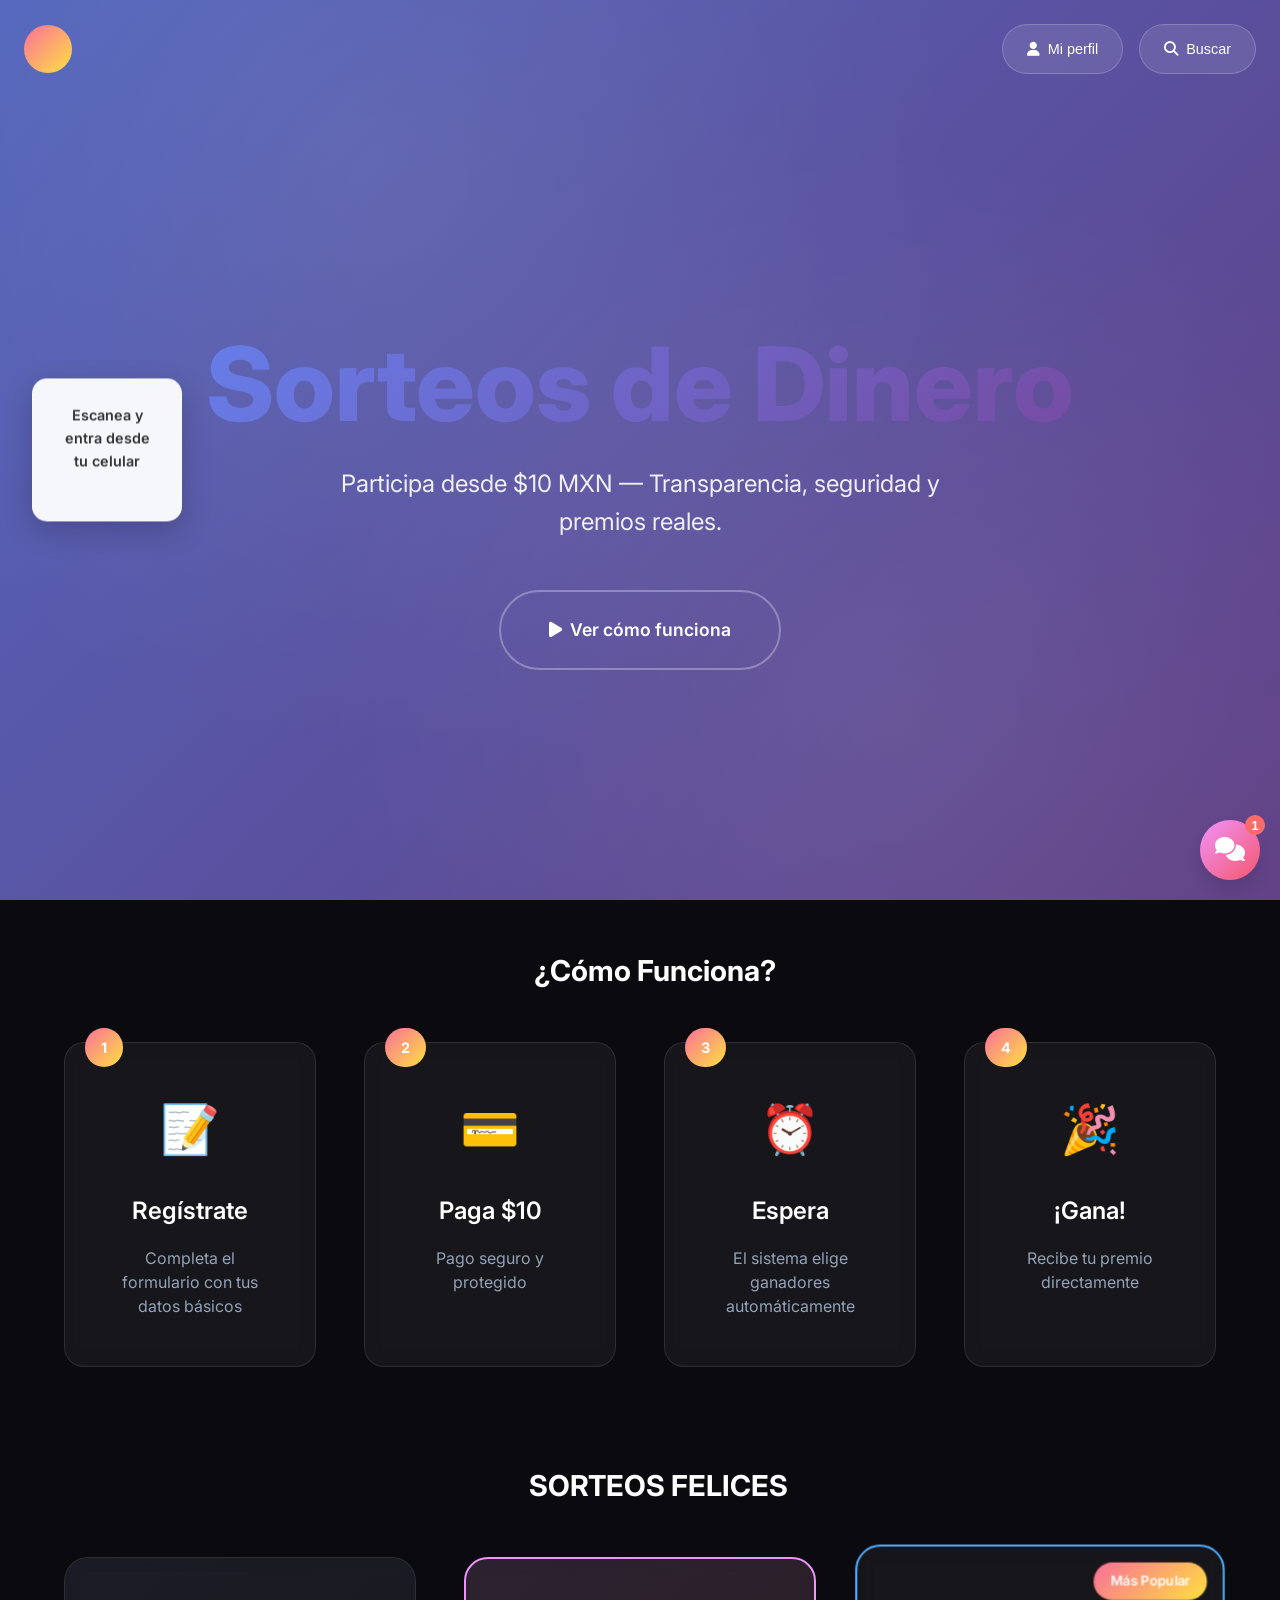
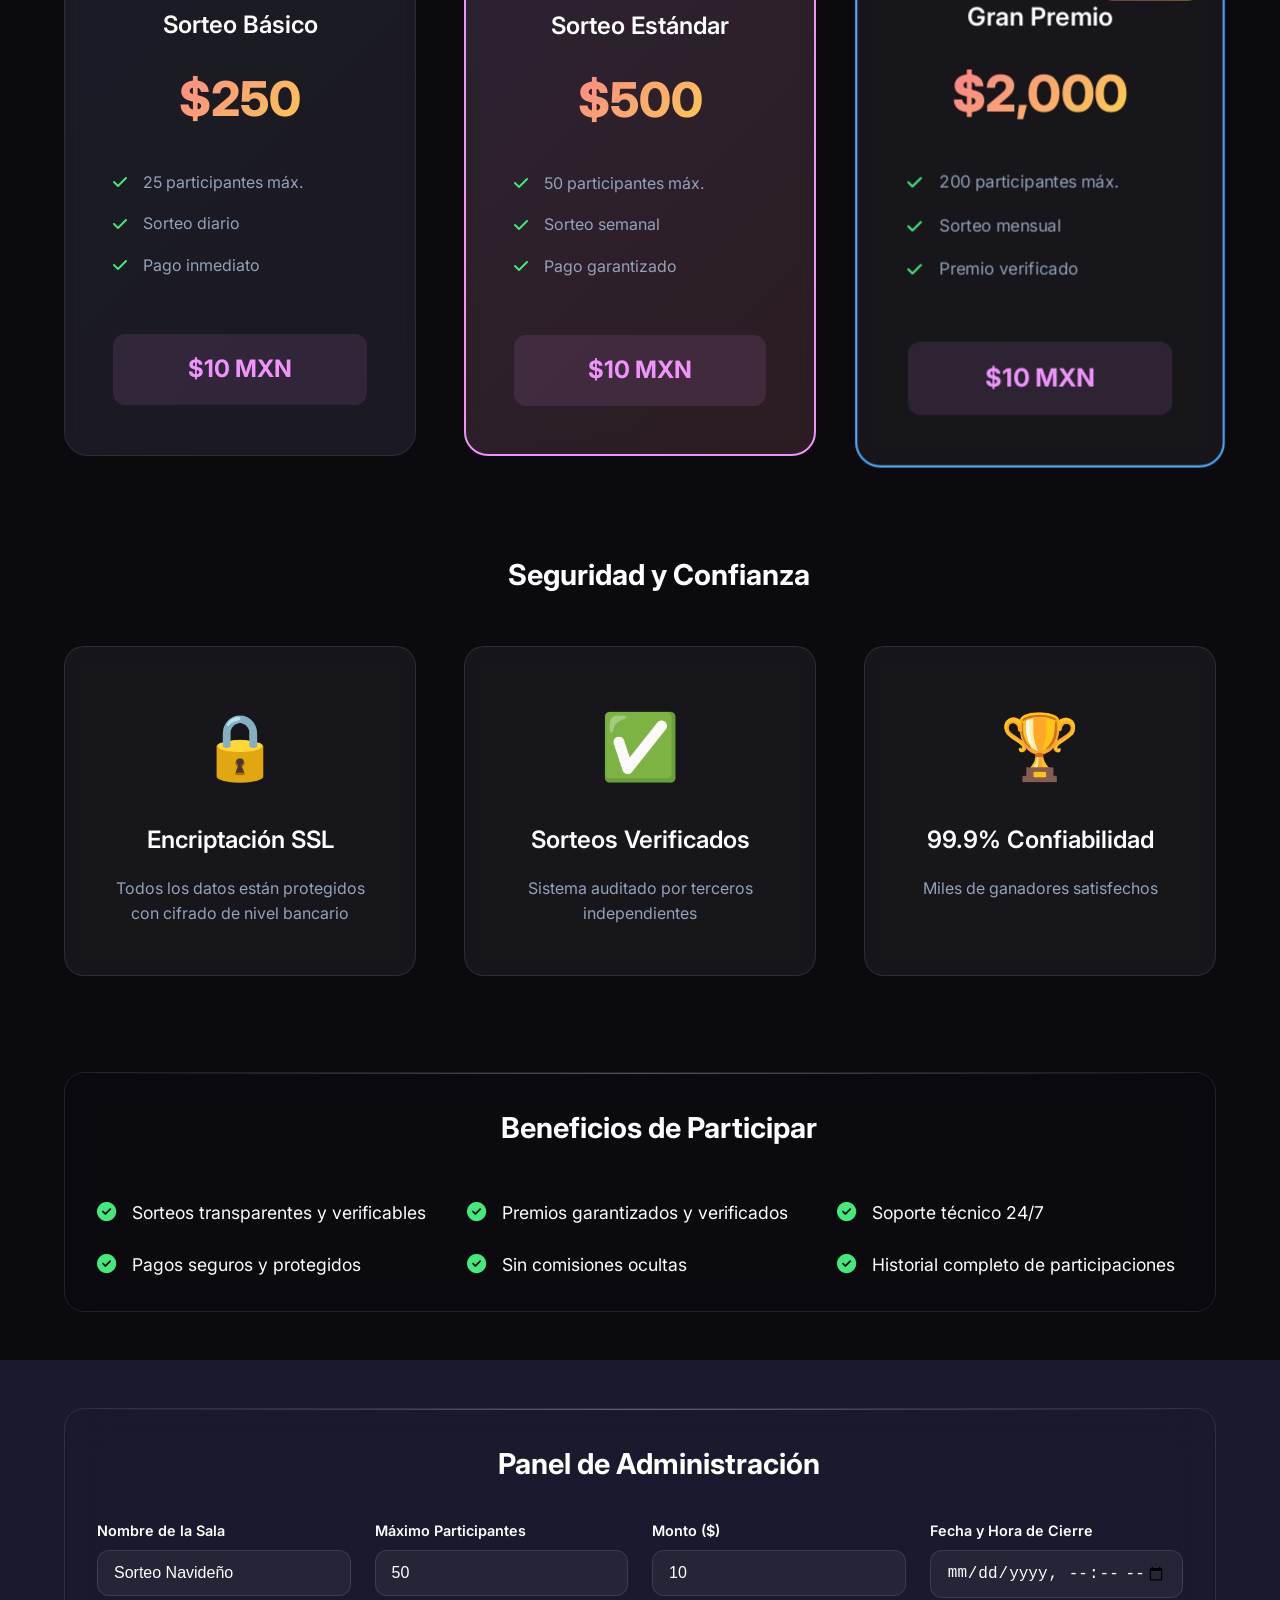
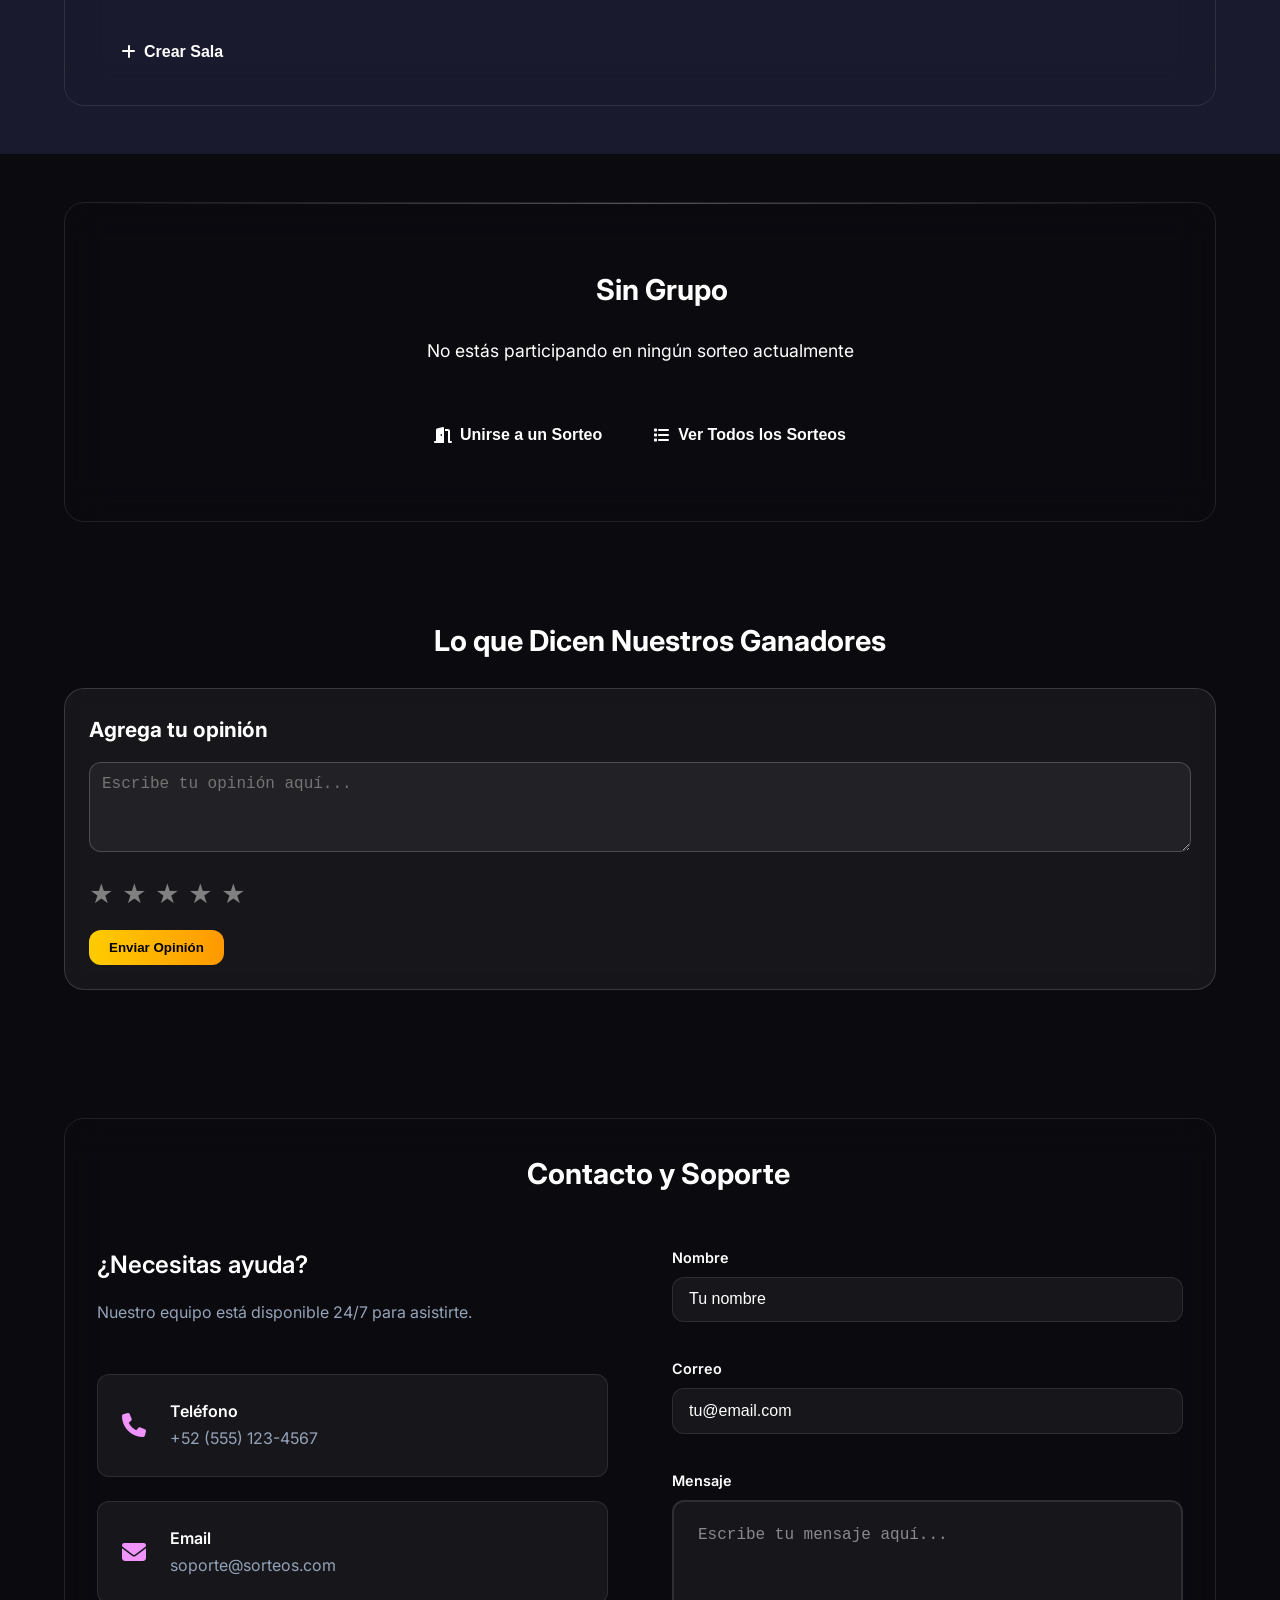
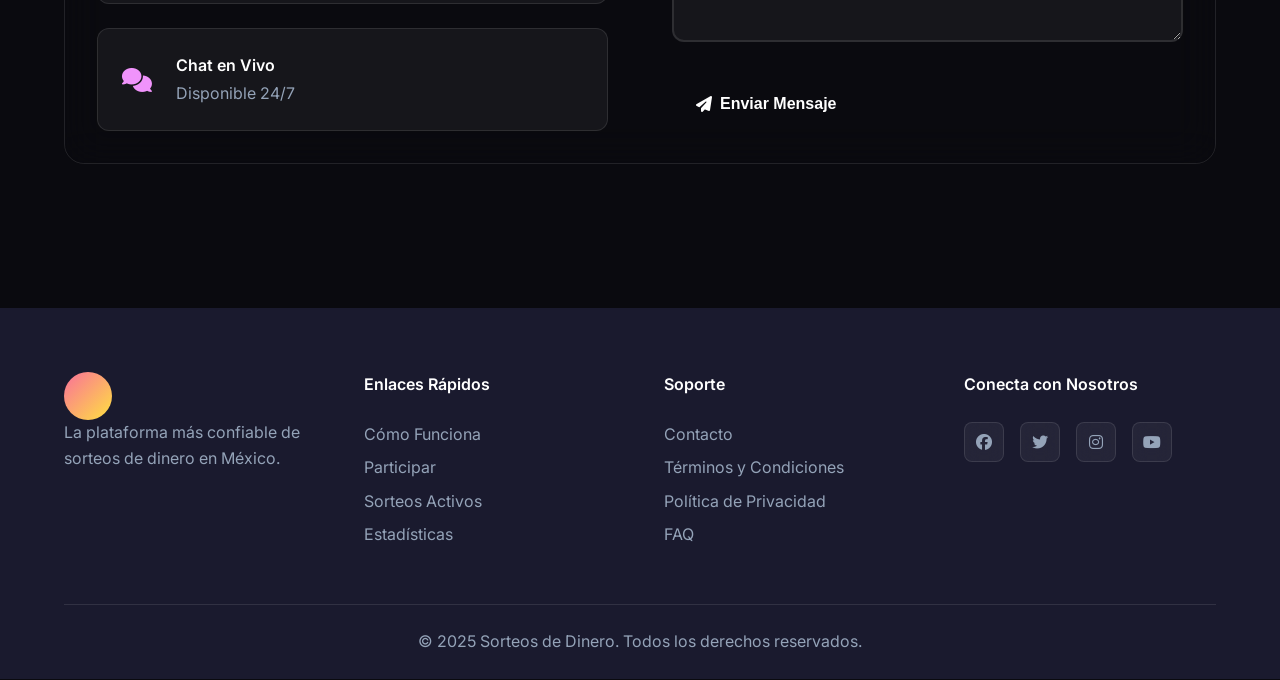
<file: ruleta/index.html>
<!DOCTYPE html>
<html lang="es">

<head>
  <meta charset="UTF-8">
  <meta name="viewport" content="width=device-width, initial-scale=1.0">
  <title>Sorteos de Dinero — Portal Moderno</title>
  <link rel="stylesheet" href="estilos.css">
  <link rel="stylesheet" href="https://cdnjs.cloudflare.com/ajax/libs/font-awesome/6.4.0/css/all.min.css">
  <link href="https://fonts.googleapis.com/css2?family=Inter:wght@300;400;500;600;700;800&display=swap"
    rel="stylesheet">
</head>

<body>
  <!-- Header Hero -->
  <header class="hero">
    <div class="hero-bg"></div>
    <nav class="nav">
      <div class="logo">
        <div class="logo-circle"></div>
      
      </div>
      <div class="nav-links">
        <button id="openProfileBtn" class="btn-ghost">
          <i class="fa-solid fa-user"></i>
          <span>Mi perfil</span>
        </button>
        <button id="openSearchBtn" class="btn-ghost">
          <i class="fa-solid fa-magnifying-glass"></i>
          <span>Buscar</span>
        </button>
      </div>
    </nav>

    <div class="hero-content">
      <h1 class="hero-title">
        <span class="gradient-text">Sorteos de Dinero</span>
      </h1>
      <p class="hero-subtitle">Participa desde $10 MXN — Transparencia, seguridad y premios reales.</p>
      <div class="hero-ctas">
      
        <a href="#como-funciona" class="btn-outline">
          <i class="fa-solid fa-play"></i>
          Ver cómo funciona
        </a>
      </div>
    </div>

    <!-- Contenedor del QR -->
    <div id="qrcode-container">
      <h4>Escanea y entra desde tu celular</h4>
      <div id="qrcode"></div>
    </div>
  </header>

  <main>
    <!-- Cómo Funciona -->
    <section id="como-funciona" class="section">
      <div class="container">
        <h2 class="section-title">
          <i class="fa-solid fa-lightbulb"></i>
          ¿Cómo Funciona?
        </h2>
        <div class="steps-grid">
          <div class="step-card" data-step="1">
            <div class="step-icon">📝</div>
            <h3>Regístrate</h3>
            <p>Completa el formulario con tus datos básicos</p>
          </div>
          <div class="step-card" data-step="2">
            <div class="step-icon">💳</div>
            <h3>Paga $10</h3>
            <p>Pago seguro y protegido</p>
          </div>
          <div class="step-card" data-step="3">
            <div class="step-icon">⏰</div>
            <h3>Espera</h3>
            <p>El sistema elige ganadores automáticamente</p>
          </div>
          <div class="step-card" data-step="4">
            <div class="step-icon">🎉</div>
            <h3>¡Gana!</h3>
            <p>Recibe tu premio directamente</p>
          </div>
        </div>
      </div>
    </section>


    <!-- Categorías de Premios -->
    <section class="section">
      <div class="container">
        <h2 class="section-title">
          <i class="fa-solid fa-gift"></i>
          SORTEOS FELICES
        </h2>
        <div class="prizes-grid">
          <div class="prize-card basic">
            <div class="prize-header">
              <h3>Sorteo Básico</h3>
              <div class="prize-amount">$250</div>
            </div>
            <ul class="prize-features">
              <li><i class="fa-solid fa-check"></i>25 participantes máx.</li>
              <li><i class="fa-solid fa-check"></i>Sorteo diario</li>
              <li><i class="fa-solid fa-check"></i>Pago inmediato</li>
            </ul>
            <div class="prize-fee">$10 MXN</div>
          </div>

          <div class="prize-card standard">
            <div class="prize-header">
              <h3>Sorteo Estándar</h3>
              <div class="prize-amount">$500</div>
            </div>
            <ul class="prize-features">
              <li><i class="fa-solid fa-check"></i>50 participantes máx.</li>
              <li><i class="fa-solid fa-check"></i>Sorteo semanal</li>
              <li><i class="fa-solid fa-check"></i>Pago garantizado</li>
            </ul>
            <div class="prize-fee">$10 MXN</div>
          </div>

          <div class="prize-card premium">
            <div class="prize-badge">Más Popular</div>
            <div class="prize-header">
              <h3>Gran Premio</h3>
              <div class="prize-amount">$2,000</div>
            </div>
            <ul class="prize-features">
              <li><i class="fa-solid fa-check"></i>200 participantes máx.</li>
              <li><i class="fa-solid fa-check"></i>Sorteo mensual</li>
              <li><i class="fa-solid fa-check"></i>Premio verificado</li>
            </ul>
            <div class="prize-fee">$10 MXN</div>
          </div>
        </div>
      </div>
    </section>

 

    <!-- Seguridad y Confianza -->
    <section class="section">
      <div class="container">
        <h2 class="section-title">
          <i class="fa-solid fa-shield-halved"></i>
          Seguridad y Confianza
        </h2>
        <div class="security-grid">
          <div class="security-card">
            <div class="security-icon">🔒</div>
            <h3>Encriptación SSL</h3>
            <p>Todos los datos están protegidos con cifrado de nivel bancario</p>
          </div>
          <div class="security-card">
            <div class="security-icon">✅</div>
            <h3>Sorteos Verificados</h3>
            <p>Sistema auditado por terceros independientes</p>
          </div>
          <div class="security-card">
            <div class="security-icon">🏆</div>
            <h3>99.9% Confiabilidad</h3>
            <p>Miles de ganadores satisfechos</p>
          </div>
        </div>
      </div>
    </section>

   

    <!-- Beneficios -->
    <section class="section bg-gradient">
      <div class="container">
        <div class="card glass">
          <h2 class="section-title">
            <i class="fa-solid fa-bullseye"></i>
            Beneficios de Participar
          </h2>
          <div class="benefits-grid">
            <div class="benefit-item">
              <i class="fa-solid fa-check-circle"></i>
              <span>Sorteos transparentes y verificables</span>
            </div>
            <div class="benefit-item">
              <i class="fa-solid fa-check-circle"></i>
              <span>Premios garantizados y verificados</span>
            </div>
            <div class="benefit-item">
              <i class="fa-solid fa-check-circle"></i>
              <span>Soporte técnico 24/7</span>
            </div>
            <div class="benefit-item">
              <i class="fa-solid fa-check-circle"></i>
              <span>Pagos seguros y protegidos</span>
            </div>
            <div class="benefit-item">
              <i class="fa-solid fa-check-circle"></i>
              <span>Sin comisiones ocultas</span>
            </div>
            <div class="benefit-item">
              <i class="fa-solid fa-check-circle"></i>
              <span>Historial completo de participaciones</span>
            </div>
          </div>
        </div>
      </div>
    </section>

    <!-- Últimos Ganadores 
    <section class="section">
      <div class="container">
        <div class="card">
          <h2 class="section-title">
            <i class="fa-solid fa-trophy"></i>
            Últimos Ganadores
          </h2>
          <div id="winners" class="winners-grid"></div>
        </div>
      </div>
    </section>


    -->



  
    <!-- Panel de Administración -->
    <section class="section admin-section">
        <div class="container">
            <div class="card glass">
                <h2 class="section-title">
                    <i class="fas fa-cog"></i>
                    Panel de Administración
                </h2>
                <form id="createRoomForm" class="room-form">
                    <div class="form-grid">
                        <div class="input-group">
                            <label>Nombre de la Sala</label>
                            <input type="text" id="roomName" placeholder="Sorteo Navideño" required>
                        </div>
                        <div class="input-group">
                            <label>Máximo Participantes</label>
                            <input type="number" id="maxParticipants" value="50" min="5" max="100" required>
                        </div>
                        <div class="input-group">
                            <label>Monto ($)</label>
                            <input type="number" id="roomAmount" value="10" min="1" required>
                        </div>
                        <div class="input-group">
                            <label>Fecha y Hora de Cierre</label>
                            <input type="datetime-local" id="closingDate" required>
                        </div>
                    </div>
                    <button type="submit" class="btn-primary">
                        <i class="fas fa-plus"></i>
                        Crear Sala
                    </button>
                </form>
            </div>
        </div>
    </section>

    <!-- Grupo Actual -->
    <section class="section bg-dark">
        <div class="container">
            <div class="card glass" id="currentGroupCard">
                <div id="noGroupState" class="no-group-state">
                    <h2 class="section-title">
                        <i class="fa-solid fa-users"></i>
                        Sin Grupo
                    </h2>
                    <p class="no-group-message">No estás participando en ningún sorteo actualmente</p>
                    <button id="joinRoomBtn" class="btn-primary">
                        <i class="fas fa-door-open"></i>
                        Unirse a un Sorteo
                    </button>
                    <button id="viewRoomsBtn" class="btn-secondary" style="margin-top: 1rem;">
                        <i class="fas fa-list"></i>
                        Ver Todos los Sorteos
                    </button>
                </div>

                <div id="groupState" class="group-state" style="display: none;">
                    <div class="group-header">
                        <h2 class="section-title">
                            <i class="fa-solid fa-users"></i>
                            <span id="currentRoomName">Grupo Actual</span>
                            <span class="participants-count">(<span id="participantsCount">0</span>/<span id="maxParticipantsCount">50</span>)</span>
                        </h2>
                        <div class="room-info">
                            <div class="info-item">
                                <i class="fas fa-calendar"></i>
                                <span id="roomDate">--</span>
                            </div>
                            <div class="info-item">
                                <i class="fas fa-clock"></i>
                                <span id="roomTime">--</span>
                            </div>
                            <div class="info-item">
                                <i class="fas fa-dollar-sign"></i>
                                <span id="roomAmount">$0</span>
                            </div>
                        </div>
                    </div>
                    
                    <div class="group-actions">
                        <button id="selectWinnerBtn" class="btn-success">
                            <i class="fas fa-trophy"></i>
                            Seleccionar Ganador
                        </button>
                        <button id="viewRoomsBtn2" class="btn-secondary">
                            <i class="fas fa-list"></i>
                            Ver Otros Sorteos
                        </button>
                     
                        <button id="leaveRoomBtn" class="btn-danger">
                            <i class="fas fa-sign-out-alt"></i>
                            Salir del Grupo
                        </button>
                      

                    </div>

                    <div id="grupoNumeros" class="grid-participantes"></div>
                    <div id="participantsList" class="participants-list"></div>
                </div>
            </div>
        </div>
    </section>

    <!-- Modal de Sorteos Disponibles -->
    <div id="roomsModal" class="modal">
        <div class="modal-content">
            <div class="modal-header">
                <h3>
                    <i class="fas fa-list"></i>
                    Sorteos Disponibles
                </h3>
                <button class="modal-close" id="closeModalBtn">
                    <i class="fas fa-times"></i>
                </button>
            </div>
            <div id="roomsList" class="rooms-list">
                <!-- Los sorteos se cargarán dinámicamente aquí -->
            </div>
        </div>
    </div>
<!-- Modal de Formulario de Registro -->
<div id="registrationModal" class="modal">
  <div class="modal-content registration-modal">
    <div class="contenedor-principal">
      <div class="contenedor-formulario">
        <!-- Título principal -->
        <div class="encabezado animacion-aparecer">
          <div class="icono-principal">
            <i class="fas fa-ticket-alt"></i>
          </div>
          <h1 class="titulo-principal">Registro de Participantes</h1>
          <p class="subtitulo">
            Únete al sorteo "<span id="roomNameInForm">Sorteo</span>" por solo $<span id="roomAmountInForm">10</span>
          </p>
        </div>

        <!-- Tarjeta del formulario -->
        <div class="tarjeta-formulario animacion-deslizar-arriba">
          <form id="formularioRegistro" class="formulario">
            <!-- Campo Nombre -->
            <div class="grupo-input">
              <label class="etiqueta">
                <i class="fas fa-user"></i>
                Nombre completo
              </label>
              <div class="contenedor-input">
                <input type="text" id="nombre" class="input-campo" placeholder="Ej: Juan Pérez" required>
              </div>
              <span id="error-nombre" class="mensaje-error"></span>
            </div>

            <!-- Campo Edad -->
            <div class="grupo-input">
              <label class="etiqueta">
                <i class="fas fa-calendar"></i>
                Edad
              </label>
              <div class="contenedor-input">
                <input type="number" id="edad" class="input-campo" placeholder="Ej: 25" min="1" required>
              </div>
              <span id="error-edad" class="mensaje-error"></span>
            </div>

            <!-- Campo Tarjeta -->
            <div class="grupo-input">
              <label class="etiqueta">
                <i class="fas fa-credit-card"></i>
                Número de tarjeta
              </label>
              <div class="contenedor-input">
                <input type="text" id="tarjeta" class="input-campo input-tarjeta" placeholder="0000 0000 0000 0000"
                  maxlength="19" required>
              </div>
              <span id="error-tarjeta" class="mensaje-error"></span>
            </div>

            <!-- Fila: Fecha y CVV -->
            <div class="fila-campos">
              <div class="grupo-input">
                <label class="etiqueta">
                  <i class="fas fa-calendar-alt"></i>
                  Vencimiento
                </label>
                <div class="contenedor-input">
                  <input type="text" id="fechaVencimiento" class="input-campo input-fecha" placeholder="MM/AA"
                    maxlength="5" required>
                </div>
                <span id="error-fechaVencimiento" class="mensaje-error"></span>
              </div>

              <div class="grupo-input">
                <label class="etiqueta">
                  <i class="fas fa-lock"></i>
                  CVV
                </label>
                <div class="contenedor-input">
                  <input type="text" id="codigoSeguridad" class="input-campo input-cvv" placeholder="000" maxlength="4"
                    required>
                </div>
                <span id="error-codigoSeguridad" class="mensaje-error"></span>
              </div>
            </div>

            <!-- Botón de Envío -->
            <button type="submit" id="botonEnvio" class="boton-envio">
              <span class="texto-boton">Participar</span>
              <span id="spinner" class="spinner"></span>
            </button>

            <!-- Texto términos -->
            <p class="texto-terminos">
              Al registrarte aceptas los <a href="#" id="abrirTerminos">términos y condiciones</a>.
            </p>
          </form>
        </div>
      </div>
    </div>

    <!-- Botón cerrar modal -->
    <button class="modal-close" id="closeRegistrationBtn">
      <i class="fas fa-times"></i>
    </button>
  </div>
</div>

<!-- Modal Términos -->
<div class="modal-overlay" id="modalTerminos">
  <div class="modal-contenido">
    <div class="modal-encabezado">
      <h2 class="modal-titulo">Términos y Condiciones</h2>
      <button id="cerrarTerminos" class="boton-cerrar">&times;</button>
    </div>
    <div class="modal-cuerpo">
      <div class="alerta-terminos">
        <i class="fas fa-info-circle"></i>
        <p>Por favor, lee atentamente los términos antes de participar.</p>
      </div>
      <ul class="lista-terminos">
        <li><span class="punto-lista"></span> La participación es válida solo para mayores de 18 años.</li>
        <li><span class="punto-lista"></span> No se reembolsan los $10 de inscripción.</li>
        <li><span class="punto-lista"></span> La fecha del sorteo será anunciada en nuestras redes.</li>
      </ul>
      <p class="texto-destacado">¿Aceptas los términos?</p>
    </div>
    <div class="modal-botones">
      <button id="cancelarTerminos" class="boton-cancelar">Cancelar</button>
      <button id="aceptarTerminos" class="boton-aceptar">
        <i class="fas fa-check"></i> Aceptar
      </button>
    </div>
  </div>
</div>

<!-- Modal Éxito -->
<div class="modal-overlay" id="modalExito">
  <div class="modal-contenido modal-exito">
    <div class="icono-exito">
      <i class="fas fa-check-circle"></i>
    </div>
    <h2 class="titulo-exito">¡Registro Exitoso!</h2>
    <p class="mensaje-exito">Tu participación ha sido registrada correctamente.</p>
    <button id="cerrarExito" class="boton-entendido">Entendido</button>
  </div>
</div>


    <!-- Winner Animation Overlay -->
    <div id="winnerOverlay" class="winner-overlay">
        <div class="winner-content">
            <div class="confetti"></div>
            <h2 class="winner-title">🎉 ¡GANADOR! 🎉</h2>
            <div class="winner-info">
                <div class="winner-number" id="winnerNumber">--</div>
                <div class="winner-name" id="winnerName">Participante</div>
            </div>
            <button id="closeWinnerBtn" class="btn-primary">
                <i class="fas fa-check"></i>
                Continuar
            </button>
        </div>
    </div>

    <!-- Toast Notifications -->
    <div id="toastContainer" class="toast-container"></div>

        <!-- Testimonios -->
    <section class="section bg-dark">
      <div class="container">
        <h2 class="section-title">
          <i class="fa-solid fa-star"></i>
          Lo que Dicen Nuestros Ganadores
        </h2>

        <!-- Formulario para dejar opinión -->
        <div class="testimonial-form">
          <h3>Agrega tu opinión</h3>
          <textarea id="testimonialText" placeholder="Escribe tu opinión aquí..."></textarea>
          <div class="stars-input">
            <span class="star" data-value="1">★</span>
            <span class="star" data-value="2">★</span>
            <span class="star" data-value="3">★</span>
            <span class="star" data-value="4">★</span>
            <span class="star" data-value="5">★</span>
          </div>
          <button id="submitTestimonial">Enviar Opinión</button>
        </div>

        <!-- Contenedor de testimonios -->
        <div class="testimonials-grid" id="testimonialsGrid">
          <!-- Testimonios existentes se cargarán dinámicamente -->
        </div>
      </div>
    </section>


    <!-- Contacto -->
    <section class="section">
      <div class="container">
        <div class="card">
          <h2 class="section-title">
            <i class="fa-solid fa-envelope"></i>
            Contacto y Soporte
          </h2>
          <div class="contact-grid">
            <div class="contact-info">
              <h3>¿Necesitas ayuda?</h3>
              <p>Nuestro equipo está disponible 24/7 para asistirte.</p>

              <div class="contact-methods">
                <div class="contact-item">
                  <i class="fa-solid fa-phone"></i>
                  <div>
                    <strong>Teléfono</strong>
                    <span>+52 (555) 123-4567</span>
                  </div>
                </div>

                <div class="contact-item">
                  <i class="fa-solid fa-envelope"></i>
                  <div>
                    <strong>Email</strong>
                    <span>soporte@sorteos.com</span>
                  </div>
                </div>

                <div class="contact-item">
                  <i class="fa-solid fa-comments"></i>
                  <div>
                    <strong>Chat en Vivo</strong>
                    <span>Disponible 24/7</span>
                  </div>
                </div>
              </div>
            </div>

            <form id="contactForm" class="contact-form">
              <div class="input-group">
                <label>Nombre</label>
                <input type="text" id="contactName" placeholder="Tu nombre" required>
              </div>

              <div class="input-group">
                <label>Correo</label>
                <input type="email" id="contactEmail" placeholder="tu@email.com" required>
              </div>

              <div class="input-group">
                <label>Mensaje</label>
                <textarea id="contactMsg" placeholder="Escribe tu mensaje aquí..." rows="5" required></textarea>
              </div>

              <button type="submit" class="btn-primary">
                <i class="fa-solid fa-paper-plane"></i>
                Enviar Mensaje
              </button>
            </form>
          </div>
        </div>
      </div>
    </section>


    <!-- Footer -->
    <footer class="footer">
      <div class="container">
        <div class="footer-content">
          <div class="footer-section">
            <div class="logo">
              <div class="logo-circle">💰</div>
              <span>Sorteos</span>
            </div>
            <p>La plataforma más confiable de sorteos de dinero en México.</p>
          </div>

          <div class="footer-section">
            <h4>Enlaces Rápidos</h4>
            <ul>
              <li><a href="#como-funciona">Cómo Funciona</a></li>
              <li><a href="#registro">Participar</a></li>
              <li><a href="#buscar">Sorteos Activos</a></li>
              <li><a href="#estadisticas">Estadísticas</a></li>
            </ul>
          </div>

          <div class="footer-section">
            <h4>Soporte</h4>
            <ul>
              <li><a href="#contacto">Contacto</a></li>
              <li><a href="#">Términos y Condiciones</a></li>
              <li><a href="#">Política de Privacidad</a></li>
              <li><a href="#">FAQ</a></li>
            </ul>
          </div>

          <div class="footer-section">
            <h4>Conecta con Nosotros</h4>
            <div class="social-links">
              <a href="#"><i class="fa-brands fa-facebook"></i></a>
              <a href="#"><i class="fa-brands fa-twitter"></i></a>
              <a href="#"><i class="fa-brands fa-instagram"></i></a>
              <a href="#"><i class="fa-brands fa-youtube"></i></a>
            </div>
          </div>
        </div>

        <div class="footer-bottom">
          <p>&copy; 2025 Sorteos de Dinero. Todos los derechos reservados.</p>
        </div>
      </div>
    </footer>

    <!-- Modales -->
    <div id="profileModal" class="modal">
      <div class="modal-overlay"></div>
      <div class="modal-content">
        <button class="modal-close" id="closeProfile">
          <i class="fa-solid fa-times"></i>
        </button>
        <h3>
          <i class="fa-solid fa-user-pen"></i>
          Tu Perfil
        </h3>
        <div class="profile-form">
          <div class="profile-avatar">
            <div class="avatar-preview" id="profileImagePreview">👤</div>
            <input type="file" id="profileUpload" accept="image/*" hidden>
            <button onclick="document.getElementById('profileUpload').click()" class="btn-outline">
              <i class="fa-solid fa-camera"></i>
              Cambiar Foto
            </button>
          </div>

          <div class="profile-fields">
            <div class="input-group">
              <label>Nombre</label>
              <input type="text" id="profileName" placeholder="Tu nombre">
            </div>

            <div class="input-group">
              <label>Email</label>
              <input type="email" id="profileEmail" placeholder="tu@email.com">
            </div>

            <button id="saveProfile" class="btn-primary">
              <i class="fa-solid fa-save"></i>
              Guardar Perfil
            </button>
          </div>
        </div>
      </div>
    </div>

    <div id="searchModal" class="modal">
      <div class="modal-overlay"></div>
      <div class="modal-content modal-small">
        <button class="modal-close" id="closeSearch">
          <i class="fa-solid fa-times"></i>
        </button>
        <h3>
          <i class="fa-solid fa-magnifying-glass"></i>
          Buscar Sorteos
        </h3>
        <div class="search-form">
          <input id="searchModalInput" type="text" placeholder="Buscar sorteos..." autofocus>
          <div id="searchModalList" class="search-results"></div>
        </div>
      </div>
    </div>

    <!-- Chat Widget -->
    <div class="chat-widget" id="chatWidget">
      <button class="chat-toggle" id="chatToggle">
        <i class="fa-solid fa-comments"></i>
        <span class="chat-badge">1</span>
      </button>

      <div class="chat-window" id="chatWindow">
        <div class="chat-header">
          <h4>Soporte en Vivo</h4>
          <button class="chat-close" id="chatClose">
            <i class="fa-solid fa-times"></i>
          </button>
        </div>

        <div class="chat-messages">
          <div class="chat-message bot">
            <div class="message-avatar">🤖</div>
            <div class="message-content">
              <p>¡Hola! ¿En qué puedo ayudarte hoy?</p>
            </div>
          </div>
        </div>

        <div class="chat-input">
          <input type="text" placeholder="Escribe tu mensaje..." id="chatInput">
          <button id="chatSend">
            <i class="fa-solid fa-paper-plane"></i>
          </button>
        </div>
      </div>
    </div>

    <script src="script.js">








    
    </script>
</body>

</html>
</file>
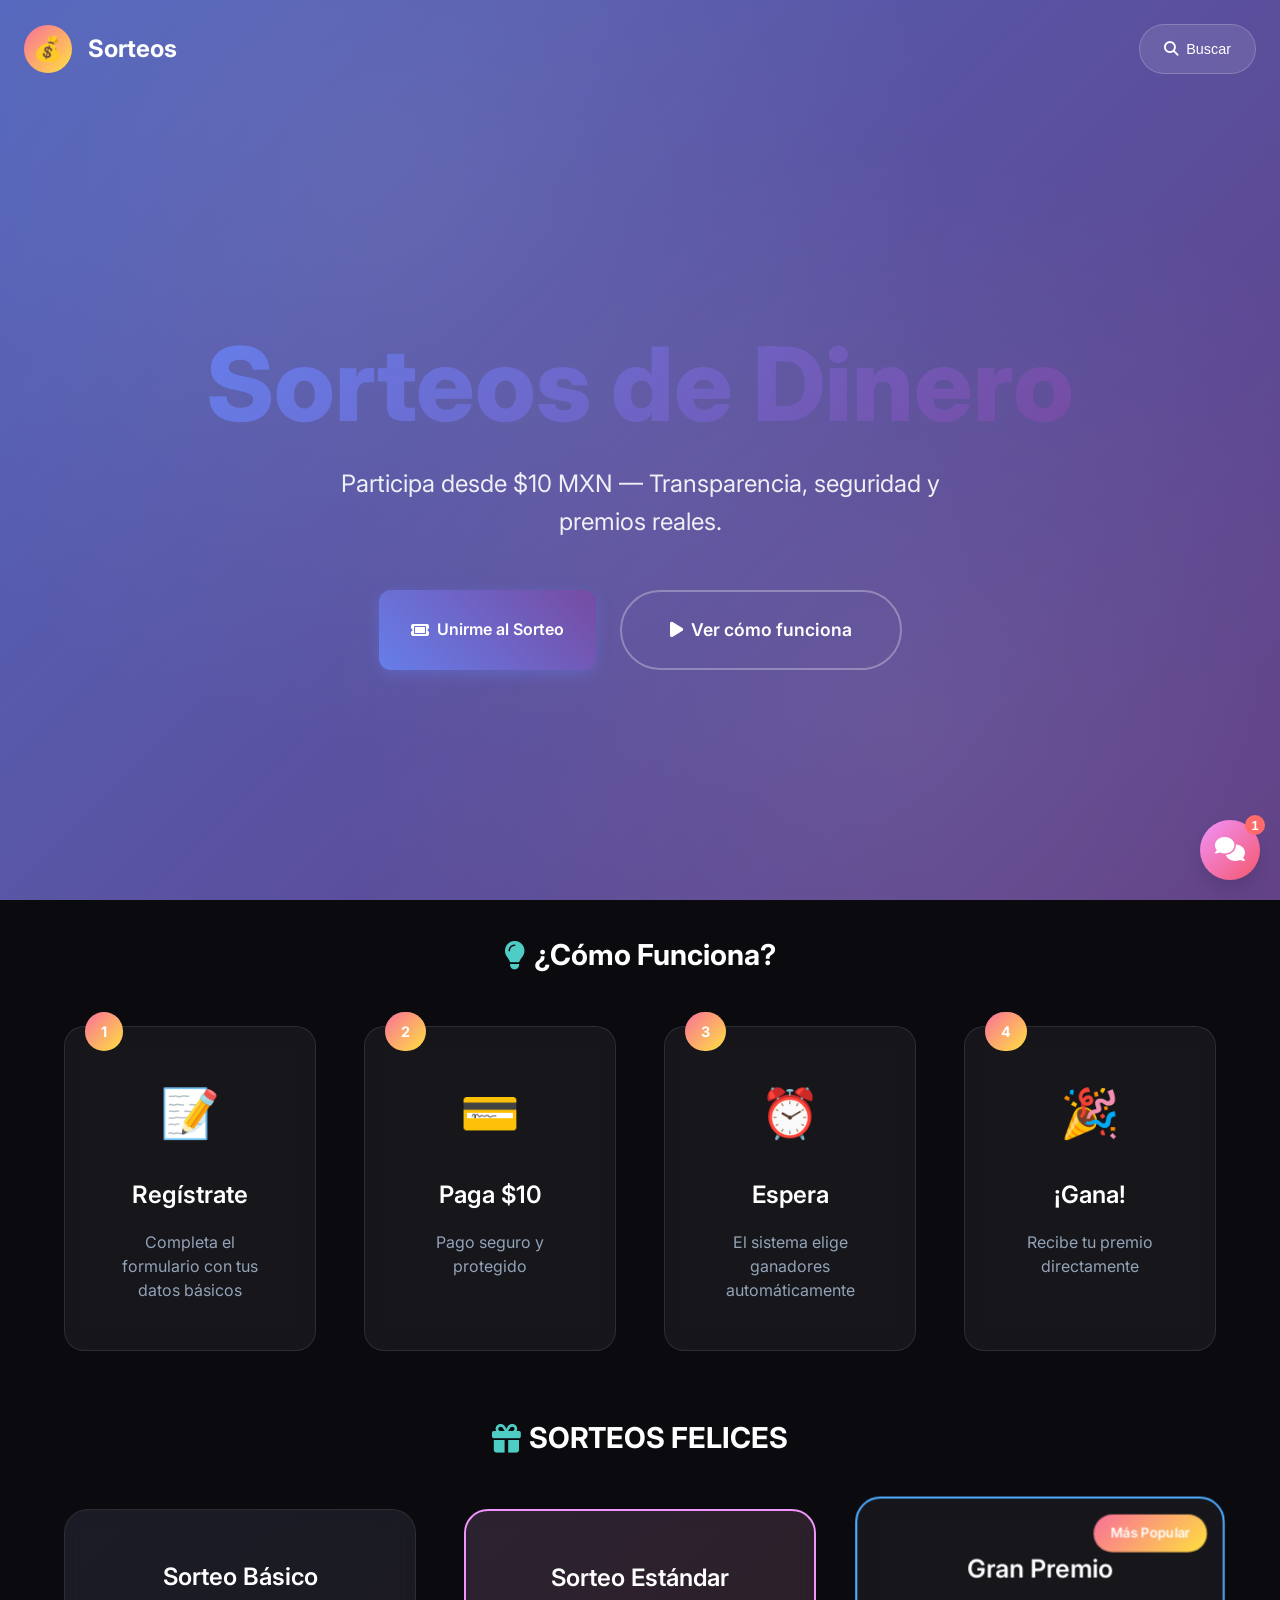
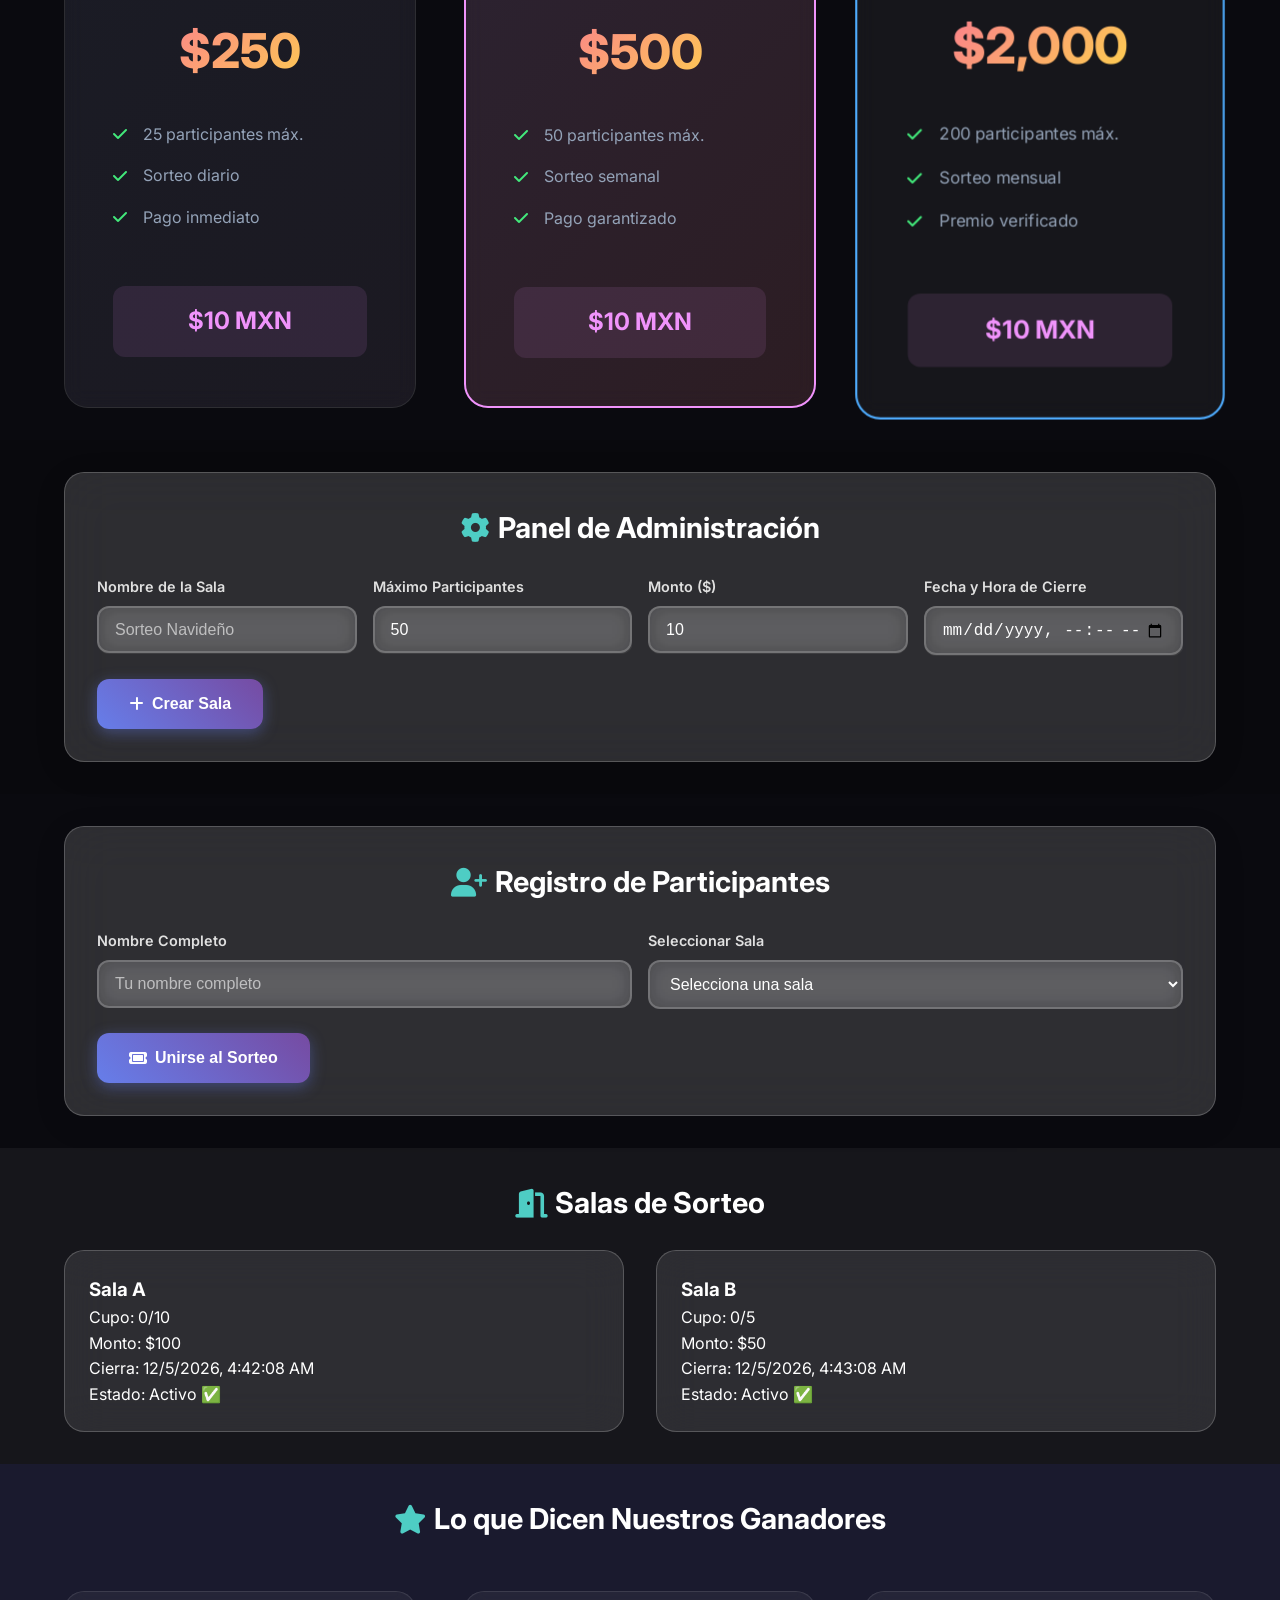
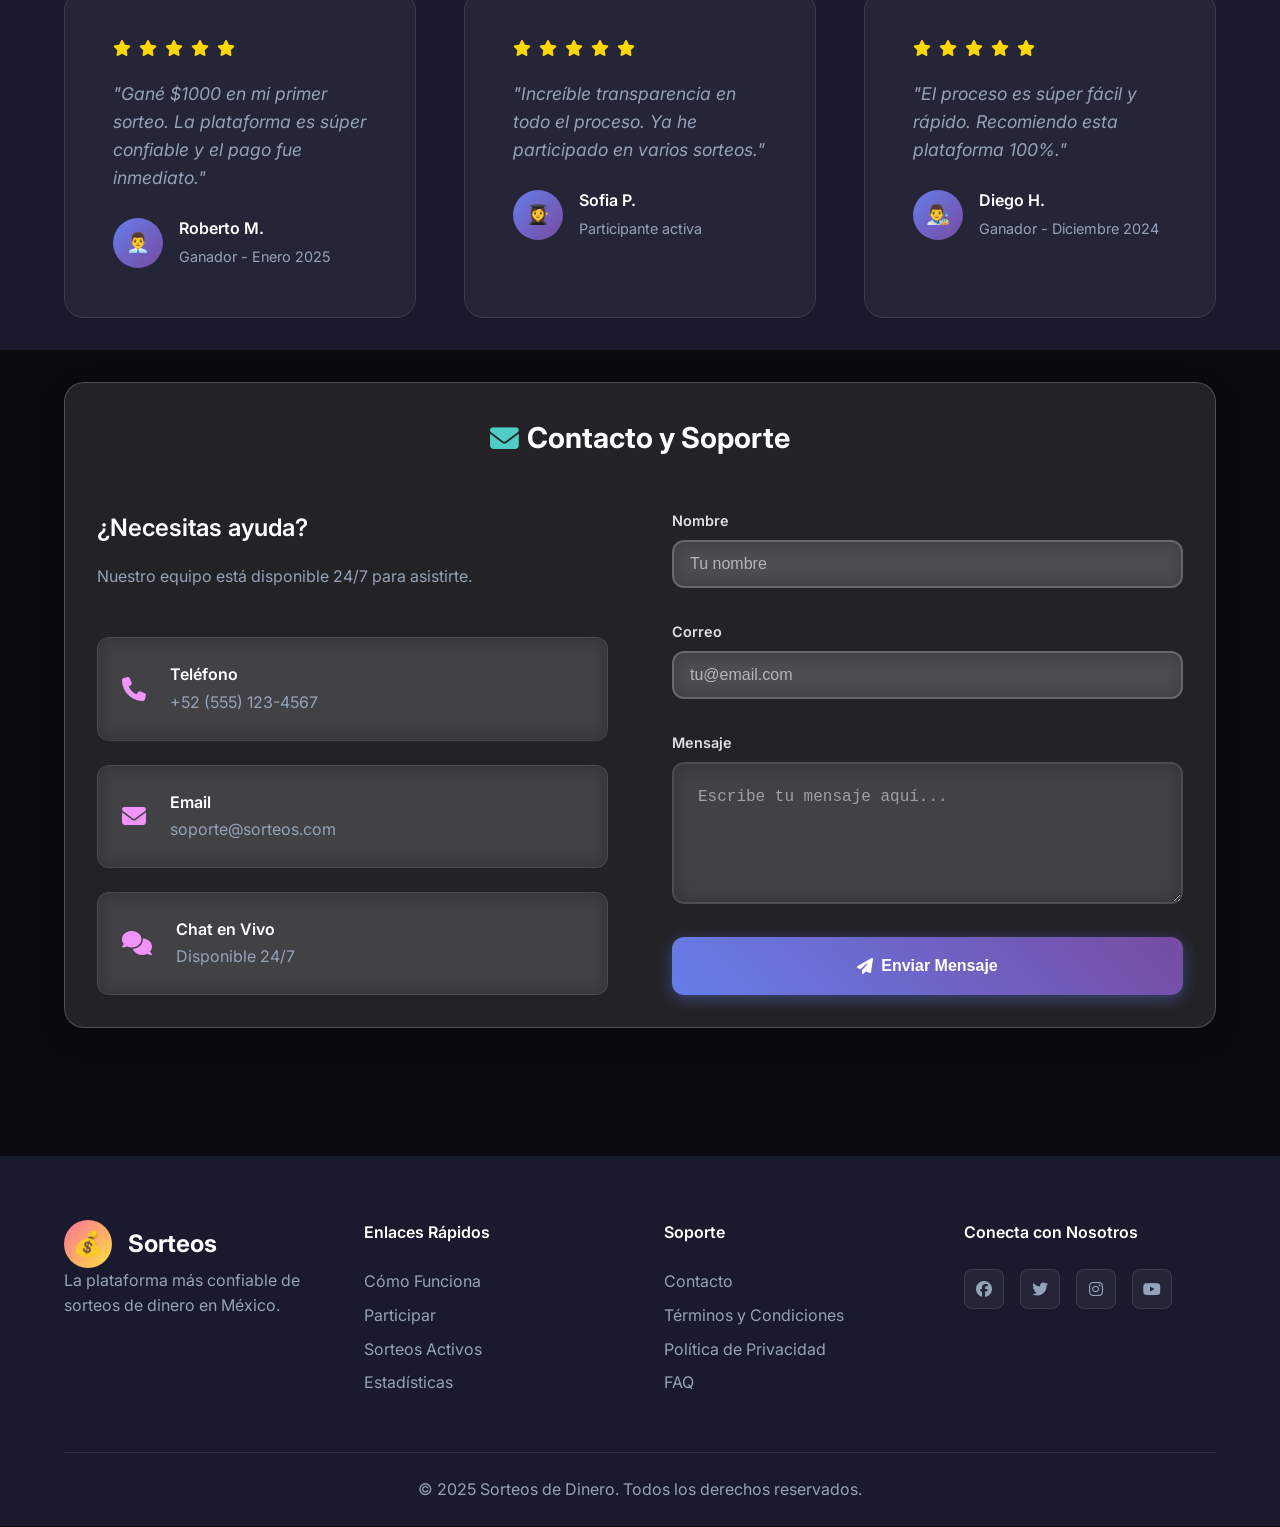
<file: ruleta/pagina2.html>
<!DOCTYPE html>
<html lang="es">

<head>
  <meta charset="UTF-8">
  <meta name="viewport" content="width=device-width, initial-scale=1.0">
  <title>Sorteos de Dinero — Portal Moderno</title>
  <link rel="stylesheet" href="estilos2.css">
  <link rel="stylesheet" href="https://cdnjs.cloudflare.com/ajax/libs/font-awesome/6.4.0/css/all.min.css">
  <link href="https://fonts.googleapis.com/css2?family=Inter:wght@300;400;500;600;700;800&display=swap"
    rel="stylesheet">
</head>

<body>
  <!-- Header Hero -->
  <header class="hero">
    <div class="hero-bg"></div>
    <nav class="nav">
      <div class="logo">
        <div class="logo-circle">💰</div>
        <span>Sorteos</span>
      </div>
      <div class="nav-links">

        <button id="openSearchBtn" class="btn-ghost">
          <i class="fa-solid fa-magnifying-glass"></i>
          <span>Buscar</span>
        </button>
      </div>
    </nav>

    <div class="hero-content">
      <h1 class="hero-title">
        <span class="gradient-text">Sorteos de Dinero</span>
      </h1>
      <p class="hero-subtitle">Participa desde $10 MXN — Transparencia, seguridad y premios reales.</p>
      <div class="hero-ctas">
        <a href="#registro" class="btn-primary pulse">
          <i class="fa-solid fa-ticket"></i>
          Unirme al Sorteo
        </a>
        <a href="#como-funciona" class="btn-outline">
          <i class="fa-solid fa-play"></i>
          Ver cómo funciona
        </a>
      </div>
    </div>
  </header>

  <main>
    <!-- Cómo Funciona -->
    <section id="como-funciona" class="section">
      <div class="container">
        <h2 class="section-title">
          <i class="fa-solid fa-lightbulb"></i>
          ¿Cómo Funciona?
        </h2>
        <div class="steps-grid">
          <div class="step-card" data-step="1">
            <div class="step-icon">📝</div>
            <h3>Regístrate</h3>
            <p>Completa el formulario con tus datos básicos</p>
          </div>
          <div class="step-card" data-step="2">
            <div class="step-icon">💳</div>
            <h3>Paga $10</h3>
            <p>Pago seguro y protegido</p>
          </div>
          <div class="step-card" data-step="3">
            <div class="step-icon">⏰</div>
            <h3>Espera</h3>
            <p>El sistema elige ganadores automáticamente</p>
          </div>
          <div class="step-card" data-step="4">
            <div class="step-icon">🎉</div>
            <h3>¡Gana!</h3>
            <p>Recibe tu premio directamente</p>
          </div>
        </div>
      </div>
    </section>


    <!-- Categorías de Premios -->
    <section class="section">
      <div class="container">
        <h2 class="section-title">
          <i class="fa-solid fa-gift"></i>
          SORTEOS FELICES
        </h2>
        <div class="prizes-grid">
          <div class="prize-card basic">
            <div class="prize-header">
              <h3>Sorteo Básico</h3>
              <div class="prize-amount">$250</div>
            </div>
            <ul class="prize-features">
              <li><i class="fa-solid fa-check"></i>25 participantes máx.</li>
              <li><i class="fa-solid fa-check"></i>Sorteo diario</li>
              <li><i class="fa-solid fa-check"></i>Pago inmediato</li>
            </ul>
            <div class="prize-fee">$10 MXN</div>
          </div>

          <div class="prize-card standard">
            <div class="prize-header">
              <h3>Sorteo Estándar</h3>
              <div class="prize-amount">$500</div>
            </div>
            <ul class="prize-features">
              <li><i class="fa-solid fa-check"></i>50 participantes máx.</li>
              <li><i class="fa-solid fa-check"></i>Sorteo semanal</li>
              <li><i class="fa-solid fa-check"></i>Pago garantizado</li>
            </ul>
            <div class="prize-fee">$10 MXN</div>
          </div>

          <div class="prize-card premium">
            <div class="prize-badge">Más Popular</div>
            <div class="prize-header">
              <h3>Gran Premio</h3>
              <div class="prize-amount">$2,000</div>
            </div>
            <ul class="prize-features">
              <li><i class="fa-solid fa-check"></i>200 participantes máx.</li>
              <li><i class="fa-solid fa-check"></i>Sorteo mensual</li>
              <li><i class="fa-solid fa-check"></i>Premio verificado</li>
            </ul>
            <div class="prize-fee">$10 MXN</div>
          </div>
        </div>
      </div>
    </section>
    <!-- Panel de Administración -->
    <section class="section admin-section">
      <div class="container">
        <div class="card glass">
          <h2 class="section-title">
            <i class="fas fa-cog"></i>
            Panel de Administración
          </h2>
          <form id="createRoomForm" class="room-form">
            <div class="form-grid">
              <div class="input-group">
                <label>Nombre de la Sala</label>
                <input type="text" id="roomName" placeholder="Sorteo Navideño" required>
              </div>
              <div class="input-group">
                <label>Máximo Participantes</label>
                <input type="number" id="maxParticipants" value="50" min="5" max="100" required>
              </div>
              <div class="input-group">
                <label>Monto ($)</label>
                <input type="number" id="roomAmount" value="10" min="1" required>
              </div>
              <div class="input-group">
                <label>Fecha y Hora de Cierre</label>
                <input type="datetime-local" id="closingDate" required>
              </div>
            </div>
            <button type="submit" class="btn-primary">
              <i class="fas fa-plus"></i>
              Crear Sala
            </button>
          </form>
        </div>
      </div>
    </section>

    <!-- Registro de Participantes -->
    <section class="section">
      <div class="container">
        <div class="card glass">
          <h2 class="section-title">
            <i class="fas fa-user-plus"></i>
            Registro de Participantes
          </h2>
          <form id="registerForm" class="register-form">
            <div class="form-grid">
              <div class="input-group">
                <label>Nombre Completo</label>
                <input type="text" id="participantName" placeholder="Tu nombre completo" required>
              </div>
              <div class="input-group">
                <label>Seleccionar Sala</label>
                <select id="roomSelect" required>
                  <option value="">Selecciona una sala</option>
                </select>
              </div>
            </div>
            <button type="submit" class="btn-primary">
              <i class="fas fa-ticket"></i>
              Unirse al Sorteo
            </button>
          </form>
        </div>
      </div>
    </section>

    <!-- Salas Activas -->
    <section class="section rooms-section">
      <div class="container">
        <h2 class="section-title">
          <i class="fas fa-door-open"></i>
          Salas de Sorteo
        </h2>
        <div id="roomsContainer" class="rooms-grid">
          <!-- Las salas se generarán dinámicamente -->
        </div>
      </div>
    </section>

    <!-- Modal de Ganador -->
    <div id="winnerModal" class="modal">
      <div class="modal-content">
        <div class="winner-announcement">
          <i class="fas fa-crown winner-crown"></i>
          <h2>¡Felicidades!</h2>
          <div id="winnerInfo" class="winner-info">
            <div class="winner-name"></div>
            <div class="winner-number"></div>
            <div class="winner-room"></div>
          </div>
          <button id="closeModal" class="btn-primary">Cerrar</button>
        </div>
      </div>
    </div>



    <!-- Testimonios -->
    <section class="section bg-dark">
      <div class="container">
        <h2 class="section-title">
          <i class="fa-solid fa-star"></i>
          Lo que Dicen Nuestros Ganadores
        </h2>
        <div class="testimonials-grid">
          <div class="testimonial-card">
            <div class="testimonial-rating">
              <i class="fa-solid fa-star"></i>
              <i class="fa-solid fa-star"></i>
              <i class="fa-solid fa-star"></i>
              <i class="fa-solid fa-star"></i>
              <i class="fa-solid fa-star"></i>
            </div>
            <p>"Gané $1000 en mi primer sorteo. La plataforma es súper confiable y el pago fue inmediato."</p>
            <div class="testimonial-author">
              <div class="author-avatar">👨‍💼</div>
              <div>
                <h4>Roberto M.</h4>
                <span>Ganador - Enero 2025</span>
              </div>
            </div>
          </div>

          <div class="testimonial-card">
            <div class="testimonial-rating">
              <i class="fa-solid fa-star"></i>
              <i class="fa-solid fa-star"></i>
              <i class="fa-solid fa-star"></i>
              <i class="fa-solid fa-star"></i>
              <i class="fa-solid fa-star"></i>
            </div>
            <p>"Increíble transparencia en todo el proceso. Ya he participado en varios sorteos."</p>
            <div class="testimonial-author">
              <div class="author-avatar">👩‍🎓</div>
              <div>
                <h4>Sofia P.</h4>
                <span>Participante activa</span>
              </div>
            </div>
          </div>

          <div class="testimonial-card">
            <div class="testimonial-rating">
              <i class="fa-solid fa-star"></i>
              <i class="fa-solid fa-star"></i>
              <i class="fa-solid fa-star"></i>
              <i class="fa-solid fa-star"></i>
              <i class="fa-solid fa-star"></i>
            </div>
            <p>"El proceso es súper fácil y rápido. Recomiendo esta plataforma 100%."</p>
            <div class="testimonial-author">
              <div class="author-avatar">👨‍🎨</div>
              <div>
                <h4>Diego H.</h4>
                <span>Ganador - Diciembre 2024</span>
              </div>
            </div>
          </div>
        </div>
      </div>
    </section>

    




    <!-- Contacto -->
    <section class="section">
      <div class="container">
        <div class="card">
          <h2 class="section-title">
            <i class="fa-solid fa-envelope"></i>
            Contacto y Soporte
          </h2>
          <div class="contact-grid">
            <div class="contact-info">
              <h3>¿Necesitas ayuda?</h3>
              <p>Nuestro equipo está disponible 24/7 para asistirte.</p>

              <div class="contact-methods">
                <div class="contact-item">
                  <i class="fa-solid fa-phone"></i>
                  <div>
                    <strong>Teléfono</strong>
                    <span>+52 (555) 123-4567</span>
                  </div>
                </div>

                <div class="contact-item">
                  <i class="fa-solid fa-envelope"></i>
                  <div>
                    <strong>Email</strong>
                    <span>soporte@sorteos.com</span>
                  </div>
                </div>

                <div class="contact-item">
                  <i class="fa-solid fa-comments"></i>
                  <div>
                    <strong>Chat en Vivo</strong>
                    <span>Disponible 24/7</span>
                  </div>
                </div>
              </div>
            </div>

            <form id="contactForm" class="contact-form">
              <div class="input-group">
                <label>Nombre</label>
                <input type="text" id="contactName" placeholder="Tu nombre" required>
              </div>

              <div class="input-group">
                <label>Correo</label>
                <input type="email" id="contactEmail" placeholder="tu@email.com" required>
              </div>

              <div class="input-group">
                <label>Mensaje</label>
                <textarea id="contactMsg" placeholder="Escribe tu mensaje aquí..." rows="5" required></textarea>
              </div>

              <button type="submit" class="btn-primary">
                <i class="fa-solid fa-paper-plane"></i>
                Enviar Mensaje
              </button>
            </form>
          </div>
        </div>
      </div>
    </section>


    <!-- Footer -->
    <footer class="footer">
      <div class="container">
        <div class="footer-content">
          <div class="footer-section">
            <div class="logo">
              <div class="logo-circle">💰</div>
              <span>Sorteos</span>
            </div>
            <p>La plataforma más confiable de sorteos de dinero en México.</p>
          </div>

          <div class="footer-section">
            <h4>Enlaces Rápidos</h4>
            <ul>
              <li><a href="#como-funciona">Cómo Funciona</a></li>
              <li><a href="#registro">Participar</a></li>
              <li><a href="#buscar">Sorteos Activos</a></li>
              <li><a href="#estadisticas">Estadísticas</a></li>
            </ul>
          </div>

          <div class="footer-section">
            <h4>Soporte</h4>
            <ul>
              <li><a href="#contacto">Contacto</a></li>
              <li><a href="#">Términos y Condiciones</a></li>
              <li><a href="#">Política de Privacidad</a></li>
              <li><a href="#">FAQ</a></li>
            </ul>
          </div>

          <div class="footer-section">
            <h4>Conecta con Nosotros</h4>
            <div class="social-links">
              <a href="#"><i class="fa-brands fa-facebook"></i></a>
              <a href="#"><i class="fa-brands fa-twitter"></i></a>
              <a href="#"><i class="fa-brands fa-instagram"></i></a>
              <a href="#"><i class="fa-brands fa-youtube"></i></a>
            </div>
          </div>
        </div>

        <div class="footer-bottom">
          <p>&copy; 2025 Sorteos de Dinero. Todos los derechos reservados.</p>
        </div>
      </div>
    </footer>

    <!-- Modales -->
    <div id="profileModal" class="modal">
      <div class="modal-overlay"></div>
      <div class="modal-content">
        <button class="modal-close" id="closeProfile">
          <i class="fa-solid fa-times"></i>
        </button>
        <h3>
          <i class="fa-solid fa-user-pen"></i>
          Tu Perfil
        </h3>
        <div class="profile-form">
          <div class="profile-avatar">
            <div class="avatar-preview" id="profileImagePreview">👤</div>
            <input type="file" id="profileUpload" accept="image/*" hidden>
            <button onclick="document.getElementById('profileUpload').click()" class="btn-outline">
              <i class="fa-solid fa-camera"></i>
              Cambiar Foto
            </button>
          </div>

          <div class="profile-fields">
            <div class="input-group">
              <label>Nombre</label>
              <input type="text" id="profileName" placeholder="Tu nombre">
            </div>

            <div class="input-group">
              <label>Email</label>
              <input type="email" id="profileEmail" placeholder="tu@email.com">
            </div>

            <button id="saveProfile" class="btn-primary">
              <i class="fa-solid fa-save"></i>
              Guardar Perfil
            </button>
          </div>
        </div>
      </div>
    </div>

    <div id="searchModal" class="modal">
      <div class="modal-overlay"></div>
      <div class="modal-content modal-small">
        <button class="modal-close" id="closeSearch">
          <i class="fa-solid fa-times"></i>
        </button>
        <h3>
          <i class="fa-solid fa-magnifying-glass"></i>
          Buscar Sorteos
        </h3>
        <div class="search-form">
          <input id="searchModalInput" type="text" placeholder="Buscar sorteos..." autofocus>
          <div id="searchModalList" class="search-results"></div>
        </div>
      </div>
    </div>

    <!-- Chat Widget -->
    <div class="chat-widget" id="chatWidget">
      <button class="chat-toggle" id="chatToggle">
        <i class="fa-solid fa-comments"></i>
        <span class="chat-badge">1</span>
      </button>

      <div class="chat-window" id="chatWindow">
        <div class="chat-header">
          <h4>Soporte en Vivo</h4>
          <button class="chat-close" id="chatClose">
            <i class="fa-solid fa-times"></i>
          </button>
        </div>

        <div class="chat-messages">
          <div class="chat-message bot">
            <div class="message-avatar">🤖</div>
            <div class="message-content">
              <p>¡Hola! ¿En qué puedo ayudarte hoy?</p>
            </div>
          </div>
        </div>

        <div class="chat-input">
          <input type="text" placeholder="Escribe tu mensaje..." id="chatInput">
          <button id="chatSend">
            <i class="fa-solid fa-paper-plane"></i>
          </button>
        </div>
      </div>
    </div>

    <script src="script2.js"></script>
</body>

</html>
</file>
<file: ruleta/estilos.css>
:root {
  /* Gradients */
  --gradient-primary: linear-gradient(135deg, #667eea 0%, #764ba2 100%);
  --gradient-secondary: linear-gradient(135deg, #f093fb 0%, #f5576c 100%);
 
  --gradient-success: linear-gradient(135deg, #43e97b 0%, #38f9d7 100%);
  --gradient-warning: linear-gradient(135deg, #fa709a 0%, #fee140 100%);
  --gradient-dark: linear-gradient(135deg, #667eea 0%, #764ba2 100%);
  
  /* Colors */
  --color-primary: #070707;
  --color-secondary: #f093fb;
  --color-accent: #4facfe;
  --color-success: #43e97b;
  --color-warning: #fa709a;
  --color-error: #ff6b6b;
  
  /* Dark theme */
  --color-dark-bg: #0a0a0f;
  --color-dark-card: #1a1a2e;
  --color-dark-text: #ffffff;
  --color-light-text: #94a3b8;
  
  /* Spacing */
  --spacing-xs: 0.5rem;
  --spacing-sm: 1rem;
  --spacing-md: 1.5rem;
  --spacing-lg: 2rem;
  --spacing-xl: 3rem;
  --spacing-2xl: 4rem;
  --spacing-3xl: 6rem;
  
  /* Shadows */
  --shadow-sm: 0 2px 4px rgba(0, 0, 0, 0.1);
  --shadow-md: 0 4px 6px rgba(0, 0, 0, 0.1);
  --shadow-lg: 0 10px 15px rgba(0, 0, 0, 0.1);
  --shadow-xl: 0 20px 25px rgba(0, 0, 0, 0.15);
  --shadow-2xl: 0 25px 50px rgba(0, 0, 0, 0.25);
  
  /* Glass effect */
  --glass-bg: rgba(255, 255, 255, 0.05);
  --glass-border: rgba(255, 255, 255, 0.1);
  --glass-backdrop: blur(10px);
}

* {
  margin: 0;
  padding: 0;
  box-sizing: border-box;
}

body {
  font-family: 'Inter', -apple-system, BlinkMacSystemFont, 'Segoe UI', sans-serif;
  line-height: 1.6;
  color: var(--color-dark-text);
  background: var(--color-dark-bg);
  overflow-x: hidden;
}

/* Utility Classes */
.container {
  max-width: 1200px;
  margin: 0 auto;
  padding: 0 var(--spacing-md);
}

.gradient-text {
  background: var(--gradient-primary);
  -webkit-background-clip: text;
  -webkit-text-fill-color: transparent;
  background-clip: text;
}

.glass {
  background: var(--glass-bg);
  backdrop-filter: var(--glass-backdrop);
  border: 1px solid var(--glass-border);
}

/* Hero Section */
.hero {
  position: relative;
  min-height: 100vh;
  display: flex;
  flex-direction: column;
  overflow: hidden;
}

.hero-bg {
  position: absolute;
  inset: 0;
  background: var(--gradient-primary);
  opacity: 0.8;
  z-index: -2;
}

.hero-bg::before {
  content: '';
  position: absolute;
  inset: 0;
  background: radial-gradient(circle at 30% 20%, rgba(255, 255, 255, 0.1) 0%, transparent 50%),
              radial-gradient(circle at 70% 80%, rgba(255, 255, 255, 0.1) 0%, transparent 50%);
  animation: float 20s ease-in-out infinite;
}

@keyframes float {
  0%, 100% { transform: translateY(0px) rotate(0deg); }
  50% { transform: translateY(-20px) rotate(1deg); }
}

/* Navigation */
.nav {
  display: flex;
  justify-content: space-between;
  align-items: center;
  padding: var(--spacing-md);
  position: relative;
  z-index: 10;
}

.logo {
  display: flex;
  align-items: center;
  gap: var(--spacing-sm);
  font-size: 1.5rem;
  font-weight: 700;
  color: white;
}

.logo-circle {
  width: 3rem;
  height: 3rem;
  border-radius: 50%;
  background: var(--gradient-warning);
  display: flex;
  align-items: center;
  justify-content: center;
  font-size: 1.5rem;
  animation: pulse 2s ease-in-out infinite;
}

@keyframes pulse {
  0%, 100% { transform: scale(1); }
  50% { transform: scale(1.05); }
}

.nav-links {
  display: flex;
  gap: var(--spacing-sm);
}

.btn-ghost {
  display: flex;
  align-items: center;
  gap: var(--spacing-xs);
  padding: var(--spacing-sm) var(--spacing-md);
  background: rgba(255, 255, 255, 0.1);
  border: 1px solid rgba(255, 255, 255, 0.2);
  border-radius: 50px;
  color: white;
  font-size: 0.9rem;
  font-weight: 500;
  cursor: pointer;
  transition: all 0.3s ease;
  backdrop-filter: blur(10px);
}

.btn-ghost:hover {
  background: rgba(255, 255, 255, 0.2);
  transform: translateY(-2px);
}

/* Hero Content */
.hero-content {
  flex: 1;
  display: flex;
  flex-direction: column;
  justify-content: center;
  align-items: center;
  text-align: center;
  padding: var(--spacing-xl) var(--spacing-md);
}

.hero-title {
  font-size: clamp(3rem, 8vw, 8rem);
  font-weight: 800;
  line-height: 1.1;
  margin-bottom: var(--spacing-md);
  animation: slideInUp 1s ease 0.2s both;
}

.hero-subtitle {
  font-size: clamp(1.1rem, 3vw, 1.5rem);
  color: rgba(255, 255, 255, 0.9);
  margin-bottom: var(--spacing-xl);
  max-width: 600px;
  animation: slideInUp 1s ease 0.4s both;
}

@keyframes slideInUp {
  from {
    opacity: 0;
    transform: translateY(30px);
  }
  to {
    opacity: 1;
    transform: translateY(0);
  }
}

.hero-ctas {
  display: flex;
  gap: var(--spacing-md);
  flex-wrap: wrap;
  justify-content: center;
  animation: slideInUp 1s ease 0.6s both;
}

.btn-primary, .btn-outline {
  display: inline-flex;
  align-items: center;
  gap: var(--spacing-xs);
  padding: var(--spacing-md) var(--spacing-xl);
  border-radius: 50px;
  font-size: 1.1rem;
  font-weight: 600;
  text-decoration: none;
  transition: all 0.3s ease;
  position: relative;
  overflow: hidden;
}

.btn-primary {
  background: var(--gradient-secondary);
  color: white;
  border: none;
  cursor: pointer;
}

.btn-primary:hover {
  transform: translateY(-3px);
  box-shadow: var(--shadow-xl);
}

.btn-primary.pulse {
  animation: pulseBtn 2s ease-in-out infinite;
}

@keyframes pulseBtn {
  0%, 100% { box-shadow: 0 0 0 0 rgba(240, 147, 251, 0.7); }
  50% { box-shadow: 0 0 0 20px rgba(240, 147, 251, 0); }
}

.btn-outline {
  background: transparent;
  color: white;
  border: 2px solid rgba(255, 255, 255, 0.3);
}

.btn-outline:hover {
  background: rgba(255, 255, 255, 0.1);
  border-color: rgba(255, 255, 255, 0.5);
  transform: translateY(-3px);
}

/* Contenedor del QR */
#qrcode-container {
  position: absolute;
  top: 1.5rem;
  left: 1.5rem; /* lo movemos a la izquierda */
  background: rgba(255,255,255,0.1);
  backdrop-filter: blur(10px);
  padding: 15px;
  border-radius: 15px;
  box-shadow: 0 6px 20px rgba(0,0,0,0.3);
  text-align: center;
  display: flex;
  flex-direction: column;
  align-items: center;
  gap: 0.5rem;
  z-index: 10;
  max-width: 150px; /* para que no ocupe demasiado */
}

#qrcode-container h4 {
  color: white;
  font-size: 0.85rem;
  margin: 0;
  font-weight: 500;
}

#qrcode-container:hover {
  transform: translateY(-5px);
  box-shadow: 0 10px 30px rgba(0,0,0,0.4);
}

/* QR generado */
#qrcode canvas {
  width: 120px !important;
  height: 120px !important;
  display: block;
}


/* Sections */
.section {
  padding: var(--spacing-3xl) 0;
  position: relative;
}

.bg-gradient {
  background: var(--gradient-accent);
  opacity: 0.1;
}

.bg-dark {
  background: var(--color-dark-card);
}

.section-title {
  font-size: clamp(2rem, 5vw, 3rem);
  font-weight: 700;
  text-align: center;
  margin-bottom: var(--spacing-xl);
  display: flex;
  align-items: center;
  justify-content: center;
  gap: var(--spacing-sm);
  color: white;
}

.section-title i {
  color: var(--color-secondary);
}

/* Cards */
.card {
  background: var(--glass-bg);
  backdrop-filter: var(--glass-backdrop);
  border: 1px solid var(--glass-border);
  border-radius: 24px;
  padding: var(--spacing-xl);
  box-shadow: var(--shadow-lg);
  transition: all 0.3s ease;
}

.card:hover {
  transform: translateY(-5px);
  box-shadow: var(--shadow-2xl);
}

/* Steps Grid */
.steps-grid {
  display: grid;
  grid-template-columns: repeat(auto-fit, minmax(250px, 1fr));
  gap: var(--spacing-xl);
  margin-top: var(--spacing-xl);
}

.step-card {
  text-align: center;
  padding: var(--spacing-xl);
  background: var(--glass-bg);
  backdrop-filter: var(--glass-backdrop);
  border: 1px solid var(--glass-border);
  border-radius: 20px;
  transition: all 0.3s ease;
  position: relative;
}

.step-card::before {
  content: attr(data-step);
  position: absolute;
  top: -15px;
  left: 20px;
  background: var(--gradient-warning);
  color: white;
  font-weight: 700;
  font-size: 0.9rem;
  padding: var(--spacing-xs) var(--spacing-sm);
  border-radius: 50px;
}

.step-card:hover {
  transform: translateY(-10px);
  box-shadow: var(--shadow-xl);
}

.step-icon {
  font-size: 3rem;
  margin-bottom: var(--spacing-md);
}

.step-card h3 {
  font-size: 1.5rem;
  font-weight: 600;
  color: white;
  margin-bottom: var(--spacing-sm);
}

.step-card p {
  color: var(--color-light-text);
  line-height: 1.5;
}

/* Form Styles */
.form-grid {
  display: grid;
  grid-template-columns: repeat(auto-fit, minmax(250px, 1fr));
  gap: var(--spacing-md);
}

.input-group {
  display: flex;
  flex-direction: column;
  gap: var(--spacing-xs);
}

.input-group.full {
  grid-column: 1 / -1;
}

.input-group label {
  font-weight: 500;
  color: var(--color-light-text);
  font-size: 0.9rem;
}

.input-group input,
.input-group textarea {
  padding: var(--spacing-md);
  border: 2px solid rgba(255, 255, 255, 0.1);
  border-radius: 12px;
  background: rgba(255, 255, 255, 0.05);
  color: white;
  font-size: 1rem;
  transition: all 0.3s ease;
  backdrop-filter: blur(10px);
}

.input-group input:focus,
.input-group textarea:focus {
  outline: none;
  border-color: var(--color-secondary);
  box-shadow: 0 0 0 3px rgba(240, 147, 251, 0.1);
  background: rgba(255, 255, 255, 0.1);
}

.input-group input::placeholder,
.input-group textarea::placeholder {
  color: rgba(255, 255, 255, 0.5);
}

/* Prize Categories */
.prizes-grid {
  display: grid;
  grid-template-columns: repeat(auto-fit, minmax(300px, 1fr));
  gap: var(--spacing-xl);
  margin-top: var(--spacing-xl);
}

.prize-card {
  background: var(--glass-bg);
  backdrop-filter: var(--glass-backdrop);
  border: 1px solid var(--glass-border);
  border-radius: 24px;
  padding: var(--spacing-xl);
  text-align: center;
  transition: all 0.3s ease;
  position: relative;
  overflow: hidden;
}

.prize-card::before {
  content: '';
  position: absolute;
  inset: 0;
  background: var(--gradient-primary);
  opacity: 0.05;
  z-index: -1;
}

.prize-card.standard {
  border: 2px solid var(--color-secondary);
}

.prize-card.standard::before {
  background: var(--gradient-secondary);
  opacity: 0.1;
}

.prize-card.premium {
  border: 2px solid var(--color-accent);
  transform: scale(1.05);
}

.prize-card.premium::before {
  background: var(--gradient-accent);
  opacity: 0.1;
}

.prize-badge {
  position: absolute;
  top: 15px;
  right: 15px;
  background: var(--gradient-warning);
  color: white;
  font-size: 0.8rem;
  font-weight: 600;
  padding: var(--spacing-xs) var(--spacing-sm);
  border-radius: 20px;
}

.prize-header h3 {
  font-size: 1.5rem;
  font-weight: 600;
  color: white;
  margin-bottom: var(--spacing-sm);
}

.prize-amount {
  font-size: 3rem;
  font-weight: 800;
  background: var(--gradient-warning);
  -webkit-background-clip: text;
  -webkit-text-fill-color: transparent;
  background-clip: text;
  margin-bottom: var(--spacing-md);
}

.prize-features {
  list-style: none;
  margin-bottom: var(--spacing-xl);
}

.prize-features li {
  display: flex;
  align-items: center;
  gap: var(--spacing-sm);
  padding: var(--spacing-xs) 0;
  color: var(--color-light-text);
}

.prize-features i {
  color: var(--color-success);
}

.prize-fee {
  font-size: 1.5rem;
  font-weight: 700;
  color: var(--color-secondary);
  background: rgba(240, 147, 251, 0.1);
  padding: var(--spacing-sm);
  border-radius: 12px;
}

/* Participants Grid */
.grid-participantes {
  display: grid;
  grid-template-columns: repeat(auto-fill, minmax(60px, 1fr));
  gap: var(--spacing-sm);
  margin-bottom: var(--spacing-xl);
}

.participant-slot {
  aspect-ratio: 1;
  border-radius: 12px;
  display: flex;
  align-items: center;
  justify-content: center;
  font-weight: 600;
  font-size: 0.9rem;
  transition: all 0.3s ease;
  border: 2px solid rgba(255, 255, 255, 0.1);
}

.participant-slot.filled {
  background: var(--gradient-success);
  color: white;
  border-color: transparent;
  animation: fillSlot 0.5s ease;
}

@keyframes fillSlot {
  from {
    transform: scale(0);
    opacity: 0;
  }
  to {
    transform: scale(1);
    opacity: 1;
  }
}

.participant-slot.empty {
  background: rgba(255, 255, 255, 0.05);
  color: rgba(255, 255, 255, 0.3);
}

.participants-count {
  color: var(--color-secondary);
  font-size: 1rem;
  font-weight: 500;
}

.participants-list {
  display: grid;
  gap: var(--spacing-sm);
  max-height: 300px;
  overflow-y: auto;
  margin-top: var(--spacing-md);
}

.participant-item {
  display: flex;
  justify-content: space-between;
  align-items: center;
  background: rgba(255, 255, 255, 0.05);
  padding: var(--spacing-sm);
  border-radius: 8px;
  transition: all 0.3s ease;
}

.participant-item:hover {
  background: rgba(255, 255, 255, 0.1);
}

.participant-name {
  font-weight: 500;
  color: white;
}

.participant-card {
  color: var(--color-light-text);
  font-size: 0.9rem;
}

/* Security Grid */
.security-grid {
  display: grid;
  grid-template-columns: repeat(auto-fit, minmax(300px, 1fr));
  gap: var(--spacing-xl);
  margin-top: var(--spacing-xl);
}

.security-card {
  text-align: center;
  padding: var(--spacing-xl);
  background: var(--glass-bg);
  backdrop-filter: var(--glass-backdrop);
  border: 1px solid var(--glass-border);
  border-radius: 20px;
  transition: all 0.3s ease;
}

.security-card:hover {
  transform: translateY(-10px);
  box-shadow: var(--shadow-xl);
}

.security-icon {
  font-size: 4rem;
  margin-bottom: var(--spacing-md);
}

.security-card h3 {
  font-size: 1.5rem;
  font-weight: 600;
  color: white;
  margin-bottom: var(--spacing-sm);
}

.security-card p {
  color: var(--color-light-text);
  line-height: 1.6;
}

/* Upcoming Draws */
.upcoming-draws {
  display: grid;
  gap: var(--spacing-md);
}

.draw-card {
  display: flex;
  align-items: center;
  gap: var(--spacing-md);
  background: rgba(255, 255, 255, 0.05);
  padding: var(--spacing-md);
  border-radius: 16px;
  transition: all 0.3s ease;
}

.draw-card:hover {
  background: rgba(255, 255, 255, 0.1);
  transform: translateX(5px);
}

.draw-card.featured {
  border: 2px solid var(--color-secondary);
  background: rgba(240, 147, 251, 0.1);
}

.draw-date {
  text-align: center;
  background: var(--gradient-warning);
  padding: var(--spacing-sm);
  border-radius: 12px;
  min-width: 60px;
}

.draw-date .day {
  font-size: 1.5rem;
  font-weight: 700;
  color: white;
  line-height: 1;
}

.draw-date .month {
  font-size: 0.8rem;
  font-weight: 500;
  color: rgba(255, 255, 255, 0.9);
}

.draw-info {
  flex: 1;
}

.draw-info h3 {
  font-size: 1.2rem;
  font-weight: 600;
  color: white;
  margin-bottom: var(--spacing-xs);
}

.draw-info p {
  color: var(--color-light-text);
  font-size: 0.9rem;
}

.draw-prize {
  font-size: 1.5rem;
  font-weight: 700;
  color: var(--color-success);
}

/* Search */
.search-bar {
  display: flex;
  gap: var(--spacing-sm);
  margin-bottom: var(--spacing-xl);
}

.search-bar input {
  flex: 1;
  padding: var(--spacing-md);
  border: 2px solid rgba(255, 255, 255, 0.1);
  border-radius: 12px;
  background: rgba(255, 255, 255, 0.05);
  color: white;
  font-size: 1rem;
  transition: all 0.3s ease;
  backdrop-filter: blur(10px);
}

.search-bar input:focus {
  outline: none;
  border-color: var(--color-secondary);
  box-shadow: 0 0 0 3px rgba(240, 147, 251, 0.1);
  background: rgba(255, 255, 255, 0.1);
}

.sorteos-list {
  display: grid;
  gap: var(--spacing-md);
}

.sorteo-item {
  display: flex;
  justify-content: space-between;
  align-items: center;
  background: rgba(255, 255, 255, 0.05);
  padding: var(--spacing-md);
  border-radius: 12px;
  transition: all 0.3s ease;
}

.sorteo-item:hover {
  background: rgba(255, 255, 255, 0.1);
}

.sorteo-info h3 {
  color: white;
  font-weight: 600;
  margin-bottom: var(--spacing-xs);
}

.sorteo-info p {
  color: var(--color-light-text);
  font-size: 0.9rem;
}

.sorteo-meta {
  text-align: right;
}

.sorteo-prize {
  font-size: 1.5rem;
  font-weight: 700;
  color: var(--color-success);
  margin-bottom: var(--spacing-xs);
}

.sorteo-status {
  display: inline-block;
  padding: var(--spacing-xs) var(--spacing-sm);
  border-radius: 20px;
  font-size: 0.8rem;
  font-weight: 500;
}

.sorteo-status.open {
  background: var(--gradient-success);
  color: white;
}

.sorteo-status.upcoming {
  background: var(--gradient-warning);
  color: white;
}

.sorteo-status.closed {
  background: rgba(255, 107, 107, 0.2);
  color: var(--color-error);
}

/* Grid de testimonios */
.testimonials-grid {
  display: grid;
  grid-template-columns: repeat(auto-fit, minmax(320px, 1fr));
  gap: 2rem;
  margin-top: 2rem;
}

/* Tarjeta de testimonio moderna */
.testimonial-card {
  background: rgba(255, 255, 255, 0.05);
  backdrop-filter: blur(10px);
  border-radius: 20px;
  padding: 1.8rem;
  border: 1px solid rgba(255,255,255,0.15);
  transition: transform 0.3s ease, box-shadow 0.3s ease;
}

.testimonial-card:hover {
  transform: translateY(-8px);
  box-shadow: 0 10px 25px rgba(0,0,0,0.3);
}

/* Estrellas */
.testimonial-rating {
  display: flex;
  gap: 0.3rem;
  margin-bottom: 1rem;
}

.testimonial-rating i,
.stars-input .star {
  font-size: 1.2rem;
  color: #ffd700;
  transition: color 0.2s ease;
}

/* Texto del testimonio */
.testimonial-card p {
  color: #f0f0f0;
  font-style: italic;
  line-height: 1.6;
  margin-bottom: 1.2rem;
  font-size: 1.05rem;
}

/* Autor */
.testimonial-author {
  display: flex;
  align-items: center;
  gap: 1rem;
}

/* Foto de perfil moderna */
.author-avatar {
  width: 60px;
  height: 60px;
  border-radius: 50%;
  overflow: hidden;
  flex-shrink: 0;
  background: #ccc;
  display: flex;
  align-items: center;
  justify-content: center;
  font-size: 1.2rem;
  transition: transform 0.3s ease, box-shadow 0.3s ease;
}

.author-avatar img {
  width: 100%;
  height: 100%;
  object-fit: cover;
}

/* Efecto hover en avatar */
.testimonial-card:hover .author-avatar {
  transform: scale(1.1);
  box-shadow: 0 4px 15px rgba(0,0,0,0.4);
}

/* Nombre y fecha */
.testimonial-author h4 {
  color: #fff;
  font-weight: 600;
  margin-bottom: 2px;
  font-size: 1.1rem;
}

.testimonial-author span {
  color: #ccc;
  font-size: 0.85rem;
}

/* Formulario de opinión moderno */
.testimonial-form {
  margin-bottom: 2rem;
  background: rgba(255, 255, 255, 0.05);
  backdrop-filter: blur(10px);
  border-radius: 20px;
  padding: 1.5rem;
  color: #fff;
  border: 1px solid rgba(255,255,255,0.15);
}

.testimonial-form h3 {
  margin-bottom: 1rem;
  font-size: 1.3rem;
}

.testimonial-form textarea {
  width: 100%;
  min-height: 90px;
  margin-bottom: 1rem;
  border-radius: 12px;
  border: 1px solid rgba(255,255,255,0.2);
  padding: 12px;
  background: rgba(255,255,255,0.05);
  color: #fff;
  font-size: 1rem;
  resize: vertical;
  transition: border 0.3s ease;
}

.testimonial-form textarea:focus {
  border-color: #ffd700;
  outline: none;
}

.stars-input {
  display: flex;
  gap: 0.5rem;
  margin-bottom: 1rem;
}

.stars-input .star {
  font-size: 1.5rem;
  cursor: pointer;
  color: gray;
  transition: color 0.2s ease, transform 0.2s ease;
}

.stars-input .star:hover,
.stars-input .star.selected {
  color: #ffd700;
  transform: scale(1.2);
}

#submitTestimonial {
  padding: 10px 20px;
  border: none;
  border-radius: 12px;
  background: linear-gradient(90deg, #ffcc00, #ff9900);
  color: #000;
  font-weight: 600;
  cursor: pointer;
  transition: all 0.3s ease;
}

#submitTestimonial:hover {
  transform: translateY(-3px);
  box-shadow: 0 6px 20px rgba(0,0,0,0.3);
}

/* Carousel */
.carousel {
  position: relative;
  overflow: hidden;
  border-radius: 16px;
}

.carousel-track {
  display: flex;
  transition: transform 0.5s ease;
}

.carousel-slide {
  min-width: 100%;
  padding: var(--spacing-md);
}

.activity-card {
  background: var(--glass-bg);
  backdrop-filter: var(--glass-backdrop);
  border: 1px solid var(--glass-border);
  border-radius: 16px;
  padding: var(--spacing-xl);
  text-align: center;
}

.activity-icon {
  font-size: 4rem;
  margin-bottom: var(--spacing-md);
  padding: var(--spacing-md);
  border-radius: 50%;
  display: inline-block;
}

.activity-icon.active {
  background: var(--gradient-success);
}

.activity-icon.pending {
  background: var(--gradient-warning);
}

.activity-icon.completed {
  background: var(--gradient-primary);
}

.activity-card h3 {
  color: white;
  font-size: 1.5rem;
  font-weight: 600;
  margin-bottom: var(--spacing-sm);
}

.activity-card p {
  color: var(--color-light-text);
  margin-bottom: var(--spacing-md);
}

.activity-status {
  display: inline-block;
  padding: var(--spacing-xs) var(--spacing-md);
  border-radius: 20px;
  font-size: 0.9rem;
  font-weight: 500;
  background: rgba(255, 255, 255, 0.1);
  color: white;
}

.carousel-btn {
  position: absolute;
  top: 50%;
  transform: translateY(-50%);
  background: var(--glass-bg);
  backdrop-filter: var(--glass-backdrop);
  border: 1px solid var(--glass-border);
  color: white;
  width: 50px;
  height: 50px;
  border-radius: 50%;
  display: flex;
  align-items: center;
  justify-content: center;
  cursor: pointer;
  transition: all 0.3s ease;
  z-index: 2;
}

.carousel-btn:hover {
  background: rgba(255, 255, 255, 0.2);
  transform: translateY(-50%) scale(1.1);
}

.carousel-btn.prev {
  left: 15px;
}

.carousel-btn.next {
  right: 15px;
}

.carousel-dots {
  display: flex;
  justify-content: center;
  gap: var(--spacing-xs);
  margin-top: var(--spacing-md);
}

.carousel-dot {
  width: 12px;
  height: 12px;
  border-radius: 50%;
  background: rgba(255, 255, 255, 0.3);
  cursor: pointer;
  transition: all 0.3s ease;
}

.carousel-dot.active {
  background: var(--color-secondary);
  transform: scale(1.2);
}

/* Benefits */
.benefits-grid {
  display: grid;
  grid-template-columns: repeat(auto-fit, minmax(300px, 1fr));
  gap: var(--spacing-md);
  margin-top: var(--spacing-xl);
}

.benefit-item {
  display: flex;
  align-items: center;
  gap: var(--spacing-sm);
  font-size: 1.1rem;
  color: white;
}

.benefit-item i {
  color: var(--color-success);
  font-size: 1.2rem;
}

/* Winners */
.winners-grid {
  display: grid;
  grid-template-columns: repeat(auto-fit, minmax(250px, 1fr));
  gap: var(--spacing-md);
  margin-top: var(--spacing-xl);
}

.winner-card {
  background: var(--glass-bg);
  backdrop-filter: var(--glass-backdrop);
  border: 1px solid var(--glass-border);
  border-radius: 16px;
  padding: var(--spacing-md);
  text-align: center;
  transition: all 0.3s ease;
}

.winner-card:hover {
  transform: translateY(-5px);
  box-shadow: var(--shadow-lg);
}

.winner-avatar {
  width: 60px;
  height: 60px;
  border-radius: 50%;
  background: var(--gradient-warning);
  display: flex;
  align-items: center;
  justify-content: center;
  font-size: 1.5rem;
  margin: 0 auto var(--spacing-sm);
}

.winner-card h4 {
  color: white;
  font-weight: 600;
  margin-bottom: var(--spacing-xs);
}

.winner-prize {
  font-size: 1.5rem;
  font-weight: 700;
  color: var(--color-success);
  margin-bottom: var(--spacing-xs);
}

.winner-date {
  color: var(--color-light-text);
  font-size: 0.9rem;
}



/* Stats */
.stats-card {
  background: var(--gradient-primary);
  color: white;
}

.stats-grid {
  display: grid;
  grid-template-columns: repeat(auto-fit, minmax(200px, 1fr));
  gap: var(--spacing-xl);
  margin-top: var(--spacing-xl);
}

.stat-item {
  text-align: center;
  padding: var(--spacing-md);
}

.stat-value {
  font-size: 3rem;
  font-weight: 800;
  color: white;
  margin-bottom: var(--spacing-xs);
  display: block;
}

.stat-label {
  color: rgba(255, 255, 255, 0.8);
  font-weight: 500;
  text-transform: uppercase;
  font-size: 0.9rem;
  letter-spacing: 1px;
}

/* Newsletter */
.newsletter-card {
  text-align: center;
}

.newsletter-card p {
  color: rgba(255, 255, 255, 0.8);
  font-size: 1.1rem;
  margin-bottom: var(--spacing-xl);
  max-width: 500px;
  margin-left: auto;
  margin-right: auto;
}

.newsletter-form {
  display: flex;
  gap: var(--spacing-md);
  max-width: 400px;
  margin: 0 auto;
}

.newsletter-form input {
  flex: 1;
  padding: var(--spacing-md);
  border: 2px solid rgba(255, 255, 255, 0.2);
  border-radius: 12px;
  background: rgba(255, 255, 255, 0.1);
  color: white;
  font-size: 1rem;
}

.newsletter-form input:focus {
  outline: none;
  border-color: var(--color-secondary);
}

/* FAQ */
.faq-grid {
  display: grid;
  gap: var(--spacing-md);
  margin-top: var(--spacing-xl);
}

.faq-item {
  background: var(--glass-bg);
  backdrop-filter: var(--glass-backdrop);
  border: 1px solid var(--glass-border);
  border-radius: 12px;
  overflow: hidden;
}

.faq-question {
  width: 100%;
  display: flex;
  justify-content: space-between;
  align-items: center;
  padding: var(--spacing-md);
  background: none;
  border: none;
  color: white;
  font-size: 1.1rem;
  font-weight: 500;
  cursor: pointer;
  transition: all 0.3s ease;
}

.faq-question:hover {
  background: rgba(255, 255, 255, 0.05);
}

.faq-question.active i {
  transform: rotate(45deg);
}

.faq-answer {
  max-height: 0;
  overflow: hidden;
  transition: all 0.3s ease;
}

.faq-answer.active {
  max-height: 200px;
}

.faq-answer p {
  padding: 0 var(--spacing-md) var(--spacing-md);
  color: var(--color-light-text);
  line-height: 1.6;
}

/* Admin */
.admin-section {
  background: var(--color-dark-card);
}

.admin-controls {
  display: grid;
  grid-template-columns: auto 1fr;
  gap: var(--spacing-md);
  align-items: center;
  margin-bottom: var(--spacing-xl);
}

.admin-btn {
  padding: var(--spacing-md) var(--spacing-xl);
  font-size: 1.1rem;
}

.winner-result {
  background: var(--glass-bg);
  backdrop-filter: var(--glass-backdrop);
  border: 1px solid var(--glass-border);
  border-radius: 12px;
  padding: var(--spacing-md);
  text-align: center;
  min-height: 80px;
  display: flex;
  align-items: center;
  justify-content: center;
}

.winner-placeholder {
  display: flex;
  flex-direction: column;
  align-items: center;
  gap: var(--spacing-xs);
  color: var(--color-light-text);
}

.winner-announcement {
  color: white;
  font-weight: 600;
  font-size: 1.2rem;
  animation: winnerGlow 2s ease-in-out infinite;
}

@keyframes winnerGlow {
  0%, 100% { text-shadow: 0 0 10px rgba(240, 147, 251, 0.5); }
  50% { text-shadow: 0 0 20px rgba(240, 147, 251, 0.8); }
}

.transactions-list {
  max-height: 300px;
  overflow-y: auto;
  margin-top: var(--spacing-md);
}

.transaction-item {
  display: flex;
  justify-content: space-between;
  align-items: center;
  padding: var(--spacing-sm);
  background: rgba(255, 255, 255, 0.05);
  margin-bottom: var(--spacing-xs);
  border-radius: 8px;
}

.transaction-info {
  color: white;
  font-weight: 500;
}

.transaction-amount {
  color: var(--color-success);
  font-weight: 600;
}

/* Contact */
.contact-grid {
  display: grid;
  grid-template-columns: 1fr 1fr;
  gap: var(--spacing-2xl);
  margin-top: var(--spacing-xl);
}

.contact-info h3 {
  color: white;
  font-size: 1.5rem;
  font-weight: 600;
  margin-bottom: var(--spacing-sm);
}

.contact-info p {
  color: var(--color-light-text);
  line-height: 1.6;
  margin-bottom: var(--spacing-xl);
}

.contact-methods {
  display: grid;
  gap: var(--spacing-md);
}

.contact-item {
  display: flex;
  align-items: center;
  gap: var(--spacing-md);
  padding: var(--spacing-md);
  background: var(--glass-bg);
  backdrop-filter: var(--glass-backdrop);
  border: 1px solid var(--glass-border);
  border-radius: 12px;
  transition: all 0.3s ease;
}

.contact-item:hover {
  background: rgba(255, 255, 255, 0.1);
}

.contact-item i {
  color: var(--color-secondary);
  font-size: 1.5rem;
}

.contact-item strong {
  color: white;
  display: block;
  font-weight: 600;
  margin-bottom: 2px;
}

.contact-item span {
  color: var(--color-light-text);
}

.contact-form {
  display: grid;
  gap: var(--spacing-md);
}

.contact-form textarea {
  min-height: 120px;
  resize: vertical;
}

/* Social */
.social-section {
  text-align: center;
  background: var(--glass-bg);
  backdrop-filter: var(--glass-backdrop);
  border: 1px solid var(--glass-border);
  border-radius: 24px;
  padding: var(--spacing-2xl);
}

.social-section p {
  color: rgba(255, 255, 255, 0.8);
  font-size: 1.1rem;
  margin-bottom: var(--spacing-xl);
}

.social-grid {
  display: grid;
  grid-template-columns: repeat(auto-fit, minmax(200px, 1fr));
  gap: var(--spacing-md);
  margin-top: var(--spacing-xl);
}

.social-card {
  display: flex;
  align-items: center;
  gap: var(--spacing-md);
  padding: var(--spacing-md);
  border-radius: 12px;
  text-decoration: none;
  transition: all 0.3s ease;
  color: white;
}


/* Footer */
.footer {
  background: var(--color-dark-card);
  padding: var(--spacing-2xl) 0 var(--spacing-md);
  margin-top: var(--spacing-3xl);
}

.footer-content {
  display: grid;
  grid-template-columns: repeat(auto-fit, minmax(250px, 1fr));
  gap: var(--spacing-xl);
  margin-bottom: var(--spacing-xl);
}

.footer-section h4 {
  color: white;
  font-weight: 600;
  margin-bottom: var(--spacing-md);
}

.footer-section p {
  color: var(--color-light-text);
  line-height: 1.6;
  margin-bottom: var(--spacing-md);
}

.footer-section ul {
  list-style: none;
}

.footer-section ul li {
  margin-bottom: var(--spacing-xs);
}

.footer-section ul li a {
  color: var(--color-light-text);
  text-decoration: none;
  transition: color 0.3s ease;
}

.footer-section ul li a:hover {
  color: var(--color-secondary);
}

.social-links {
  display: flex;
  gap: var(--spacing-sm);
}

.social-links a {
  display: flex;
  align-items: center;
  justify-content: center;
  width: 40px;
  height: 40px;
  background: var(--glass-bg);
  backdrop-filter: var(--glass-backdrop);
  border: 1px solid var(--glass-border);
  border-radius: 8px;
  color: var(--color-light-text);
  text-decoration: none;
  transition: all 0.3s ease;
}

.social-links a:hover {
  background: var(--color-secondary);
  color: white;
  transform: translateY(-2px);
}

.footer-bottom {
  text-align: center;
  padding-top: var(--spacing-md);
  border-top: 1px solid rgba(255, 255, 255, 0.1);
  color: var(--color-light-text);
}

/* Modals */
.modal {
  position: fixed;
  inset: 0;
  background: rgba(0, 0, 0, 0.8);
  backdrop-filter: blur(5px);
  display: none;
  align-items: center;
  justify-content: center;
  z-index: 1000;
  padding: var(--spacing-md);
}

.modal.show {
  display: flex;
}

.modal-overlay {
  position: absolute;
  inset: 0;
}

.modal-content {
  background: var(--color-dark-card);
  border: 1px solid var(--glass-border);
  border-radius: 24px;
  padding: var(--spacing-xl);
  max-width: 500px;
  width: 100%;
  max-height: 90vh;
  overflow-y: auto;
  position: relative;
  animation: modalSlide 0.3s ease;
}

.modal-small .modal-content {
  max-width: 400px;
}

@keyframes modalSlide {
  from {
    opacity: 0;
    transform: scale(0.9) translateY(20px);
  }
  to {
    opacity: 1;
    transform: scale(1) translateY(0);
  }
}

.modal-close {
  position: absolute;
  top: 15px;
  right: 15px;
  background: rgba(255, 255, 255, 0.1);
  border: none;
  border-radius: 8px;
  color: white;
  width: 35px;
  height: 35px;
  display: flex;
  align-items: center;
  justify-content: center;
  cursor: pointer;
  transition: all 0.3s ease;
}

.modal-close:hover {
  background: rgba(255, 255, 255, 0.2);
}

.modal h3 {
  color: white;
  font-size: 1.5rem;
  font-weight: 600;
  margin-bottom: var(--spacing-md);
  display: flex;
  align-items: center;
  gap: var(--spacing-sm);
}

.profile-form {
  display: grid;
  grid-template-columns: auto 1fr;
  gap: var(--spacing-xl);
  align-items: start;
}

.profile-avatar {
  text-align: center;
}

.avatar-preview {
  width: 100px;
  height: 100px;
  border-radius: 50%;
  background: var(--gradient-primary);
  display: flex;
  align-items: center;
  justify-content: center;
  font-size: 2rem;
  margin-bottom: var(--spacing-md);
}

.profile-fields {
  display: grid;
  gap: var(--spacing-md);
}

.search-form input {
  width: 100%;
  padding: var(--spacing-md);
  border: 2px solid rgba(255, 255, 255, 0.1);
  border-radius: 12px;
  background: rgba(255, 255, 255, 0.05);
  color: white;
  font-size: 1rem;
  margin-bottom: var(--spacing-md);
}

.search-results {
  max-height: 300px;
  overflow-y: auto;
}

/* Chat Widget */
.chat-widget {
  position: fixed;
  bottom: 20px;
  right: 20px;
  z-index: 1000;
}

.chat-toggle {
  background: var(--gradient-secondary);
  color: white;
  border: none;
  border-radius: 50%;
  width: 60px;
  height: 60px;
  font-size: 1.5rem;
  cursor: pointer;
  box-shadow: var(--shadow-lg);
  transition: all 0.3s ease;
  position: relative;
}

.chat-toggle:hover {
  transform: scale(1.1);
  box-shadow: var(--shadow-xl);
}

.chat-badge {
  position: absolute;
  top: -5px;
  right: -5px;
  background: var(--color-error);
  color: white;
  font-size: 0.8rem;
  font-weight: 600;
  border-radius: 50%;
  width: 20px;
  height: 20px;
  display: flex;
  align-items: center;
  justify-content: center;
}

.chat-window {
  position: absolute;
  bottom: 70px;
  right: 0;
  width: 320px;
  height: 400px;
  background: var(--color-dark-card);
  border: 1px solid var(--glass-border);
  border-radius: 16px;
  display: none;
  flex-direction: column;
  overflow: hidden;
  box-shadow: var(--shadow-2xl);
}

.chat-window.show {
  display: flex;
  animation: slideUp 0.3s ease;
}

@keyframes slideUp {
  from {
    opacity: 0;
    transform: translateY(20px);
  }
  to {
    opacity: 1;
    transform: translateY(0);
  }
}

.chat-header {
  background: var(--gradient-primary);
  color: white;
  padding: var(--spacing-sm) var(--spacing-md);
  display: flex;
  justify-content: space-between;
  align-items: center;
}

.chat-header h4 {
  font-weight: 600;
  font-size: 1rem;
}

.chat-close {
  background: none;
  border: none;
  color: white;
  cursor: pointer;
  font-size: 1.2rem;
}

.chat-messages {
  flex: 1;
  padding: var(--spacing-md);
  overflow-y: auto;
  background: var(--color-dark-bg);
}

.chat-message {
  display: flex;
  gap: var(--spacing-sm);
  margin-bottom: var(--spacing-md);
}

.message-avatar {
  width: 32px;
  height: 32px;
  border-radius: 50%;
  background: var(--gradient-primary);
  display: flex;
  align-items: center;
  justify-content: center;
  font-size: 1rem;
  flex-shrink: 0;
}

.message-content {
  background: rgba(255, 255, 255, 0.1);
  border-radius: 12px;
  padding: var(--spacing-xs) var(--spacing-sm);
  max-width: 70%;
}

.message-content p {
  color: white;
  font-size: 0.9rem;
  line-height: 1.4;
}

.chat-input {
  display: flex;
  padding: var(--spacing-sm);
  border-top: 1px solid var(--glass-border);
  background: var(--color-dark-card);
}

.chat-input input {
  flex: 1;
  padding: var(--spacing-xs) var(--spacing-sm);
  border: 1px solid rgba(255, 255, 255, 0.2);
  border-radius: 20px;
  background: rgba(255, 255, 255, 0.05);
  color: white;
  font-size: 0.9rem;
}

.chat-input button {
  background: var(--gradient-secondary);
  border: none;
  border-radius: 50%;
  width: 35px;
  height: 35px;
  color: white;
  margin-left: var(--spacing-xs);
  cursor: pointer;
  display: flex;
  align-items: center;
  justify-content: center;
}

/* Responsive Design */
@media (max-width: 768px) {
  .hero-title {
    font-size: clamp(2rem, 6vw, 4rem);
  }
  
  .hero-subtitle {
    font-size: 1rem;
  }
  
  .hero-ctas {
    flex-direction: column;
    align-items: center;
  }
  
  .steps-grid {
    grid-template-columns: 1fr;
  }
  
  .prizes-grid {
    grid-template-columns: 1fr;
  }
  
  .security-grid {
    grid-template-columns: 1fr;
  }
  
  .testimonials-grid {
    grid-template-columns: 1fr;
  }
  
  .stats-grid {
    grid-template-columns: repeat(2, 1fr);
  }
  
  .contact-grid {
    grid-template-columns: 1fr;
  }
  
  .app-promo {
    grid-template-columns: 1fr;
    text-align: center;
  }
  
  .social-grid {
    grid-template-columns: 1fr;
  }
  
  .footer-content {
    grid-template-columns: 1fr;
    text-align: center;
  }
  
  .profile-form {
    grid-template-columns: 1fr;
    text-align: center;
  }
  
  .chat-window {
    width: 280px;
  }
  
  .carousel-btn {
    width: 40px;
    height: 40px;
  }
  
  .carousel-btn.prev {
    left: 10px;
  }
  
  .carousel-btn.next {
    right: 10px;
  }
}

@media (max-width: 480px) {
  .container {
    padding: 0 var(--spacing-sm);
  }
  
  .section {
    padding: var(--spacing-xl) 0;
  }
  
  .card {
    padding: var(--spacing-md);
  }
  
  .grid-participantes {
    grid-template-columns: repeat(auto-fill, minmax(50px, 1fr));
    gap: var(--spacing-xs);
  }
  
  .newsletter-form {
    flex-direction: column;
  }
  
  .admin-controls {
    grid-template-columns: 1fr;
  }
  
  .search-bar {
    flex-direction: column;
  }
  
  .app-buttons {
    flex-direction: column;
  }
}

/* Contenedor principal */
.contenedor-principal {
    min-height: 100vh;
    padding: 1rem;
    display: flex;
    align-items: center;
    justify-content: center;
}

.contenedor-formulario {
    width: 100%;
    max-width: 28rem;
}

/* Encabezado */
.encabezado {
    text-align: center;
    margin-bottom: 2rem;
}

.icono-principal {
    display: inline-flex;
    align-items: center;
    justify-content: center;
    width: 4rem;
    height: 4rem;
    background: linear-gradient(135deg, #8b5cf6, #ec4899);
    border-radius: 50%;
    margin-bottom: 1rem;
    box-shadow: 0 10px 25px rgba(139, 92, 246, 0.3);
}

.icono-principal i {
    font-size: 2rem;
    color: white;
}

.titulo-principal {
    font-size: 1.875rem;
    font-weight: 700;
    color: white;
    margin-bottom: 0.5rem;
}

.subtitulo {
    color: #c4b5fd;
    font-size: 1rem;
}

/* Tarjeta del formulario */
.tarjeta-formulario {
    backdrop-filter: blur(16px);
    -webkit-backdrop-filter: blur(16px);
    background: rgba(255, 255, 255, 0.1);
    border-radius: 1rem;
    padding: 1.5rem;
    box-shadow: 0 25px 50px rgba(0, 0, 0, 0.5);
    border: 1px solid rgba(255, 255, 255, 0.2);
}

/* Formulario */
.formulario {
    display: flex;
    flex-direction: column;
    gap: 1.5rem;
}

/* Grupos de input */
.grupo-input {
    display: flex;
    flex-direction: column;
}

.etiqueta {
    display: flex;
    align-items: center;
    color: white;
    font-weight: 500;
    margin-bottom: 0.5rem;
    font-size: 0.875rem;
}

.etiqueta i {
    margin-right: 0.5rem;
    width: 1rem;
}

.contenedor-input {
    position: relative;
}

/* Campos de input */
.input-campo {
    width: 100%;
    padding: 0.75rem 1rem;
    background: rgba(255, 255, 255, 0.1);
    border: 1px solid rgba(255, 255, 255, 0.3);
    border-radius: 0.5rem;
    color: white;
    font-size: 1rem;
    transition: all 0.3s ease;
    outline: none;
}

.input-campo::placeholder {
    color: rgba(255, 255, 255, 0.6);
}

.input-campo:focus {
    border-color: #8b5cf6;
    background: rgba(255, 255, 255, 0.15);
    transform: scale(1.02);
    box-shadow: 0 0 20px rgba(139, 92, 246, 0.2);
}

.input-campo:hover {
    border-color: rgba(139, 92, 246, 0.5);
}

.input-campo.error {
    border-color: #f87171;
}

/* Estilos específicos para campos de tarjeta */
.input-tarjeta {
    font-family: 'Courier New', monospace;
    letter-spacing: 0.1em;
}

.input-fecha, .input-cvv {
    font-family: 'Courier New', monospace;
    text-align: center;
}

/* Fila de campos */
.fila-campos {
    display: grid;
    grid-template-columns: 1fr 1fr;
    gap: 1rem;
}

/* Mensajes de error */
.mensaje-error {
    color: #fca5a5;
    font-size: 0.75rem;
    margin-top: 0.25rem;
    min-height: 1rem;
    text-shadow: 0 1px 2px rgba(0, 0, 0, 0.1);
}

/* Botón de envío */
.boton-envio {
    width: 100%;
    background: linear-gradient(135deg, #8b5cf6, #ec4899);
    color: white;
    font-weight: 700;
    padding: 1rem 1.5rem;
    border: none;
    border-radius: 0.5rem;
    font-size: 1rem;
    cursor: pointer;
    transition: all 0.3s ease;
    display: flex;
    align-items: center;
    justify-content: center;
    gap: 0.5rem;
    box-shadow: 0 4px 15px rgba(139, 92, 246, 0.3);
    position: relative;
    overflow: hidden;
}

.boton-envio:hover:not(:disabled) {
    transform: translateY(-2px);
    box-shadow: 0 10px 25px rgba(139, 92, 246, 0.4);
}

.boton-envio:active {
    transform: scale(0.98);
}

.boton-envio:disabled {
    opacity: 0.6;
    cursor: not-allowed;
    transform: none;
}

.boton-envio.enviando .texto-boton {
    opacity: 0;
}

.boton-envio.enviando .spinner {
    opacity: 1;
}

/* Spinner */
.spinner {
    position: absolute;
    width: 1.25rem;
    height: 1.25rem;
    border: 2px solid transparent;
    border-top: 2px solid white;
    border-radius: 50%;
    animation: girar 1s linear infinite;
    opacity: 0;
    transition: opacity 0.3s ease;
}

@keyframes girar {
    0% { transform: rotate(0deg); }
    100% { transform: rotate(360deg); }
}

/* Texto de términos */
.texto-terminos {
    text-align: center;
    color: rgba(255, 255, 255, 0.7);
    font-size: 0.75rem;
    margin-top: -0.5rem;
}

/* Modales */
.modal-overlay {
    position: fixed;
    top: 0;
    left: 0;
    right: 0;
    bottom: 0;
    background: rgba(0, 0, 0, 0.8);
    backdrop-filter: blur(8px);
    display: flex;
    align-items: center;
    justify-content: center;
    padding: 1rem;
    z-index: 1000;
    opacity: 0;
    visibility: hidden;
    transition: all 0.3s ease;
}

.modal-overlay.activo {
    opacity: 1;
    visibility: visible;
}

.modal-contenido {
    background: white;
    border-radius: 1rem;
    padding: 1.5rem;
    max-width: 32rem;
    width: 100%;
    max-height: 80vh;
    overflow-y: auto;
    color: #374151;
    transform: translateY(30px);
    transition: transform 0.3s ease;
}

.modal-overlay.activo .modal-contenido {
    transform: translateY(0);
}

/* Encabezado del modal */
.modal-encabezado {
    display: flex;
    align-items: center;
    justify-content: space-between;
    margin-bottom: 1rem;
}

.modal-titulo {
    font-size: 1.5rem;
    font-weight: 700;
    color: #1f2937;
}

.boton-cerrar {
    background: none;
    border: none;
    color: #6b7280;
    font-size: 1.25rem;
    cursor: pointer;
    padding: 0.25rem;
    border-radius: 0.25rem;
    transition: color 0.2s ease;
}

.boton-cerrar:hover {
    color: #374151;
}

/* Cuerpo del modal */
.modal-cuerpo {
    margin-bottom: 1.5rem;
}

.alerta-terminos {
    display: flex;
    align-items: flex-start;
    gap: 0.5rem;
    background: #fef3c7;
    padding: 1rem;
    border-radius: 0.5rem;
    margin-bottom: 1rem;
}

.alerta-terminos i {
    color: #f59e0b;
    margin-top: 0.125rem;
    flex-shrink: 0;
}

.lista-terminos {
    list-style: none;
    margin: 1rem 0;
}

.lista-terminos li {
    display: flex;
    align-items: flex-start;
    gap: 0.5rem;
    margin-bottom: 0.5rem;
}

.punto-lista {
    width: 0.5rem;
    height: 0.5rem;
    background: #8b5cf6;
    border-radius: 50%;
    margin-top: 0.5rem;
    flex-shrink: 0;
}

.texto-destacado {
    font-weight: 500;
    color: #374151;
    margin-top: 1rem;
}

/* Botones del modal */
.modal-botones {
    display: flex;
    gap: 0.75rem;
}

.boton-cancelar {
    flex: 1;
    background: #f3f4f6;
    color: #374151;
    padding: 0.75rem 1rem;
    border: none;
    border-radius: 0.5rem;
    font-weight: 500;
    cursor: pointer;
    transition: background-color 0.2s ease;
}

.boton-cancelar:hover {
    background: #e5e7eb;
}

.boton-aceptar {
    flex: 1;
    background: linear-gradient(135deg, #8b5cf6, #ec4899);
    color: white;
    padding: 0.75rem 1rem;
    border: none;
    border-radius: 0.5rem;
    font-weight: 500;
    cursor: pointer;
    transition: all 0.2s ease;
    display: flex;
    align-items: center;
    justify-content: center;
    gap: 0.5rem;
}

.boton-aceptar:hover {
    box-shadow: 0 4px 15px rgba(139, 92, 246, 0.3);
}

/* Modal de éxito */
.modal-exito {
    text-align: center;
    max-width: 20rem;
}

.icono-exito {
    width: 4rem;
    height: 4rem;
    background: #dcfce7;
    border-radius: 50%;
    display: flex;
    align-items: center;
    justify-content: center;
    margin: 0 auto 1rem;
}

.icono-exito i {
    font-size: 2rem;
    color: #16a34a;
}

.titulo-exito {
    font-size: 1.5rem;
    font-weight: 700;
    color: #1f2937;
    margin-bottom: 0.5rem;
}

.mensaje-exito {
    color: #6b7280;
    margin-bottom: 1.5rem;
}

.boton-entendido {
    width: 100%;
    background: linear-gradient(135deg, #8b5cf6, #ec4899);
    color: white;
    padding: 0.75rem 1rem;
    border: none;
    border-radius: 0.5rem;
    font-weight: 500;
    cursor: pointer;
    transition: all 0.2s ease;
}

.boton-entendido:hover {
    box-shadow: 0 4px 15px rgba(139, 92, 246, 0.3);
}

/* Animaciones */
.animacion-aparecer {
    animation: aparecer 0.6s ease-out forwards;
}

.animacion-deslizar-arriba {
    animation: deslizarArriba 0.6s ease-out forwards;
}

@keyframes aparecer {
    from {
        opacity: 0;
    }
    to {
        opacity: 1;
    }
}

@keyframes deslizarArriba {
    from {
        opacity: 0;
        transform: translateY(30px);
    }
    to {
        opacity: 1;
        transform: translateY(0);
    }
}

/* Efectos hover para grupos */
.grupo-input:hover .input-campo {
    border-color: rgba(139, 92, 246, 0.5);
}

/* Scrollbar personalizada */
.modal-contenido::-webkit-scrollbar {
    width: 6px;
}

.modal-contenido::-webkit-scrollbar-track {
    background: #f1f5f9;
    border-radius: 3px;
}

.modal-contenido::-webkit-scrollbar-thumb {
    background: #cbd5e1;
    border-radius: 3px;
}

.modal-contenido::-webkit-scrollbar-thumb:hover {
    background: #94a3b8;
}

/* Responsive */
@media (max-width: 640px) {
    .contenedor-principal {
        padding: 0.5rem;
    }
    
    .fila-campos {
        grid-template-columns: 1fr;
        gap: 1rem;
    }
    
    .modal-botones {
        flex-direction: column;
    }
    
    .titulo-principal {
        font-size: 1.5rem;
    }
}






















.logo {
    font-size: 1.8rem;
    font-weight: 700;
    background: var(--primary);
    -webkit-background-clip: text;
    -webkit-text-fill-color: transparent;
    background-clip: text;
}

.logo i {
    margin-right: 0.5rem;
    -webkit-text-fill-color: #667eea;
}

/* Sections */
.section {
    padding: 3rem 0;
}

.bg-dark {
    background: var(--dark-secondary);
}

/* Cards */
.card {
    background: var(--glass);
    backdrop-filter: blur(20px);
    border-radius: 20px;
    border: 1px solid var(--glass-border);
    padding: 2rem;
    box-shadow: var(--shadow);
    transition: all 0.3s ease;
}

.glass {
    position: relative;
    overflow: hidden;
}

.glass::before {
    content: '';
    position: absolute;
    top: 0;
    left: 0;
    right: 0;
    height: 1px;
    background: linear-gradient(90deg, transparent, rgba(255, 255, 255, 0.3), transparent);
}

/* Section Titles */
.section-title {
    font-size: 1.8rem;
    margin-bottom: 1.5rem;
    display: flex;
    align-items: center;
    gap: 0.5rem;
}

.section-title i {
    background: var(--primary);
    -webkit-background-clip: text;
    -webkit-text-fill-color: transparent;
    background-clip: text;
}

.participants-count {
    font-size: 1rem;
    color: var(--text-secondary);
    margin-left: auto;
}

/* Forms */
.room-form {
    margin-top: 2rem;
}

.form-grid {
    display: grid;
    grid-template-columns: repeat(auto-fit, minmax(250px, 1fr));
    gap: 1.5rem;
    margin-bottom: 2rem;
}

.input-group {
    display: flex;
    flex-direction: column;
    gap: 0.5rem;
}

.input-group label {
    font-weight: 600;
    color: var(--text-primary);
    font-size: 0.9rem;
}

.input-group input {
    background: rgba(255, 255, 255, 0.05);
    border: 1px solid var(--glass-border);
    border-radius: 12px;
    padding: 0.8rem 1rem;
    color: var(--text-primary);
    font-size: 1rem;
    transition: all 0.3s ease;
}

.input-group input:focus {
    outline: none;
    border-color: #667eea;
    background: rgba(255, 255, 255, 0.1);
    box-shadow: 0 0 0 3px rgba(102, 126, 234, 0.1);
}

.input-group input::placeholder {
    color: var(--text-secondary);
}

/* Buttons */
.btn-primary, .btn-secondary, .btn-success, .btn-danger {
    padding: 0.8rem 1.5rem;
    border: none;
    border-radius: 12px;
    font-size: 1rem;
    font-weight: 600;
    cursor: pointer;
    display: inline-flex;
    align-items: center;
    gap: 0.5rem;
    transition: all 0.3s ease;
    text-decoration: none;
    color: white;
    position: relative;
    overflow: hidden;
}

.btn-primary {
    background: var(--primary);
}

.btn-secondary {
    background: var(--secondary);
}

.btn-success {
    background: var(--success);
}

.btn-danger {
    background: var(--danger);
}

.btn-primary:hover, .btn-secondary:hover, .btn-success:hover, .btn-danger:hover {
    transform: translateY(-2px);
    box-shadow: var(--shadow-hover);
}

/* Group States */
.no-group-state {
    text-align: center;
    padding: 2rem 0;
}

.no-group-message {
    color: var(--text-secondary);
    margin-bottom: 2rem;
    font-size: 1.1rem;
}

.group-header {
    margin-bottom: 2rem;
}

.room-info {
    display: flex;
    gap: 2rem;
    margin-top: 1rem;
    flex-wrap: wrap;
}

.info-item {
    display: flex;
    align-items: center;
    gap: 0.5rem;
    color: var(--text-secondary);
    font-size: 0.9rem;
}

.info-item i {
    color: #667eea;
}

.group-actions {
    display: flex;
    gap: 1rem;
    margin-bottom: 2rem;
    flex-wrap: wrap;
}

/* Grid de Participantes */
.grid-participantes {
    display: grid;
    grid-template-columns: repeat(auto-fit, minmax(60px, 1fr));
    gap: 0.8rem;
    margin-bottom: 2rem;
}

.participant-slot {
    aspect-ratio: 1;
    background: rgba(255, 255, 255, 0.05);
    border: 2px solid var(--glass-border);
    border-radius: 12px;
    display: flex;
    align-items: center;
    justify-content: center;
    font-weight: 700;
    font-size: 1rem;
    transition: all 0.3s ease;
    cursor: pointer;
    position: relative;
    overflow: hidden;
}

.participant-slot:hover {
    transform: translateY(-2px);
    box-shadow: 0 8px 25px rgba(102, 126, 234, 0.3);
}

.participant-slot.occupied {
    background: linear-gradient(135deg, #4facfe 0%, #00f2fe 100%);
    border-color: #4facfe;
    color: white;
}

.participant-slot.winner {
    background: linear-gradient(135deg, #f093fb 0%, #f5576c 100%);
    border-color: #f093fb;
    animation: winnerPulse 1s infinite alternate;
}

.participant-slot.animating {
    background: linear-gradient(135deg, #ffecd2 0%, #fcb69f 100%);
    border-color: #fcb69f;
    animation: slotAnimation 0.1s ease;
}

@keyframes winnerPulse {
    0% { transform: scale(1); box-shadow: 0 0 0 0 rgba(240, 147, 251, 0.7); }
    100% { transform: scale(1.05); box-shadow: 0 0 0 20px rgba(240, 147, 251, 0); }
}

@keyframes slotAnimation {
    0% { transform: scale(1); }
    50% { transform: scale(1.1); }
    100% { transform: scale(1); }
}

/* Participants List */
.participants-list {
    background: rgba(0, 0, 0, 0.2);
    border-radius: 12px;
    padding: 1.5rem;
    max-height: 300px;
    overflow-y: auto;
}

.participants-list:empty::before {
    content: 'No hay participantes aún';
    color: var(--text-secondary);
    font-style: italic;
    text-align: center;
    display: block;
}

.participant-item {
    display: flex;
    align-items: center;
    gap: 1rem;
    padding: 0.8rem;
    border-bottom: 1px solid rgba(255, 255, 255, 0.1);
    transition: background 0.3s ease;
}

.participant-item:hover {
    background: rgba(255, 255, 255, 0.05);
    border-radius: 8px;
}

.participant-number {
    background: var(--primary);
    color: white;
    width: 30px;
    height: 30px;
    border-radius: 50%;
    display: flex;
    align-items: center;
    justify-content: center;
    font-weight: 700;
    font-size: 0.9rem;
}

.participant-name {
    flex: 1;
    font-weight: 500;
}

.participant-time {
    font-size: 0.8rem;
    color: var(--text-secondary);
}

/* Modal */
.modal {
    display: none;
    position: fixed;
    top: 0;
    left: 0;
    width: 100%;
    height: 100%;
    background: rgba(0, 0, 0, 0.8);
    backdrop-filter: blur(10px);
    z-index: 1000;
    animation: fadeIn 0.3s ease;
}

.modal.show {
    display: flex;
    align-items: center;
    justify-content: center;
}

.modal-content {
    background: var(--glass);
    backdrop-filter: blur(20px);
    border-radius: 20px;
    border: 1px solid var(--glass-border);
    width: 90%;
    max-width: 800px;
    max-height: 80vh;
    overflow: hidden;
    animation: slideUp 0.3s ease;
}

.modal-header {
    padding: 1.5rem 2rem;
    border-bottom: 1px solid var(--glass-border);
    display: flex;
    justify-content: space-between;
    align-items: center;
}

.modal-header h3 {
    font-size: 1.5rem;
    display: flex;
    align-items: center;
    gap: 0.5rem;
}

.modal-close {
    background: none;
    border: none;
    color: var(--text-secondary);
    font-size: 1.5rem;
    cursor: pointer;
    padding: 0.5rem;
    border-radius: 50%;
    transition: all 0.3s ease;
}

.modal-close:hover {
    background: rgba(255, 255, 255, 0.1);
    color: var(--text-primary);
}

.rooms-list {
    padding: 2rem;
    max-height: 60vh;
    overflow-y: auto;
}

.room-item {
    background: rgba(255, 255, 255, 0.05);
    border-radius: 12px;
    padding: 1.5rem;
    margin-bottom: 1rem;
    border: 1px solid var(--glass-border);
    transition: all 0.3s ease;
    cursor: pointer;
}

.room-item:hover {
    background: rgba(255, 255, 255, 0.1);
    transform: translateY(-2px);
    box-shadow: var(--shadow);
}

.room-item.full {
    opacity: 0.6;
    cursor: not-allowed;
}

.room-item.full:hover {
    transform: none;
}

.room-header {
    display: flex;
    justify-content: space-between;
    align-items: flex-start;
    margin-bottom: 1rem;
}

.room-name {
    font-size: 1.2rem;
    font-weight: 600;
    margin-bottom: 0.5rem;
}

.room-status {
    padding: 0.3rem 0.8rem;
    border-radius: 20px;
    font-size: 0.8rem;
    font-weight: 600;
    text-transform: uppercase;
}

.room-status.active {
    background: var(--success);
    color: white;
}

.room-status.full {
    background: var(--danger);
    color: white;
}

.room-status.closed {
    background: var(--text-secondary);
    color: white;
}

.room-details {
    display: grid;
    grid-template-columns: repeat(auto-fit, minmax(150px, 1fr));
    gap: 1rem;
    color: var(--text-secondary);
    font-size: 0.9rem;
}

.room-detail {
    display: flex;
    align-items: center;
    gap: 0.5rem;
}

.room-detail i {
    color: #667eea;
    width: 16px;
}

/* Winner Animation Overlay */
.winner-overlay {
    display: none;
    position: fixed;
    top: 0;
    left: 0;
    width: 100%;
    height: 100%;
    background: rgba(0, 0, 0, 0.95);
    backdrop-filter: blur(20px);
    z-index: 2000;
    animation: fadeIn 0.5s ease;
}

.winner-overlay.show {
    display: flex;
    align-items: center;
    justify-content: center;
}

.winner-content {
    text-align: center;
    animation: winnerEntrance 1s ease;
    position: relative;
}

.winner-title {
    font-size: 3rem;
    margin-bottom: 2rem;
    background: linear-gradient(45deg, #f093fb, #f5576c, #4facfe, #00f2fe);
    -webkit-background-clip: text;
    -webkit-text-fill-color: transparent;
    background-clip: text;
    animation: textShimmer 2s ease-in-out infinite;
}

.winner-info {
    margin-bottom: 3rem;
}

.winner-number {
    font-size: 6rem;
    font-weight: 900;
    background: var(--success);
    -webkit-background-clip: text;
    -webkit-text-fill-color: transparent;
    background-clip: text;
    margin-bottom: 1rem;
    animation: winnerNumberPulse 2s ease-in-out infinite;
}

.winner-name {
    font-size: 1.5rem;
    color: var(--text-secondary);
}

/* Confetti Animation */
.confetti {
    position: absolute;
    width: 100%;
    height: 100%;
    pointer-events: none;
    overflow: hidden;
}

.confetti::before,
.confetti::after {
    content: '';
    position: absolute;
    width: 10px;
    height: 10px;
    background: #f093fb;
    animation: confettiFall 3s ease-out infinite;
}

.confetti::before {
    left: 20%;
    animation-delay: 0s;
    background: #4facfe;
}

.confetti::after {
    left: 80%;
    animation-delay: 0.5s;
    background: #f5576c;
}

/* Toast Notifications */
.toast-container {
    position: fixed;
    top: 20px;
    right: 20px;
    z-index: 3000;
}

.toast {
    background: var(--glass);
    backdrop-filter: blur(20px);
    border-radius: 12px;
    border: 1px solid var(--glass-border);
    padding: 1rem 1.5rem;
    margin-bottom: 1rem;
    box-shadow: var(--shadow);
    display: flex;
    align-items: center;
    gap: 0.8rem;
    min-width: 300px;
    animation: slideInRight 0.3s ease;
}

.toast.success { border-left: 4px solid #4facfe; }
.toast.error { border-left: 4px solid #f5576c; }
.toast.warning { border-left: 4px solid #fcb69f; }

.toast-icon {
    font-size: 1.2rem;
}

.toast.success .toast-icon { color: #4facfe; }
.toast.error .toast-icon { color: #f5576c; }
.toast.warning .toast-icon { color: #fcb69f; }

.toast-content {
    flex: 1;
}

.toast-title {
    font-weight: 600;
    margin-bottom: 0.2rem;
}

.toast-message {
    font-size: 0.9rem;
    color: var(--text-secondary);
}

/* Animations */
@keyframes fadeIn {
    from { opacity: 0; }
    to { opacity: 1; }
}

@keyframes slideUp {
    from { transform: translateY(50px); opacity: 0; }
    to { transform: translateY(0); opacity: 1; }
}

@keyframes slideInRight {
    from { transform: translateX(100%); opacity: 0; }
    to { transform: translateX(0); opacity: 1; }
}

@keyframes winnerEntrance {
    0% { transform: scale(0.5) rotateY(-180deg); opacity: 0; }
    50% { transform: scale(1.1) rotateY(-90deg); }
    100% { transform: scale(1) rotateY(0deg); opacity: 1; }
}

@keyframes textShimmer {
    0%, 100% { background-position: 0% 50%; }
    50% { background-position: 100% 50%; }
}

@keyframes winnerNumberPulse {
    0%, 100% { transform: scale(1); }
    50% { transform: scale(1.1); }
}

@keyframes confettiFall {
    0% { transform: translateY(-100vh) rotate(0deg); opacity: 1; }
    100% { transform: translateY(100vh) rotate(720deg); opacity: 0; }
}

/* Responsive Design */
@media (max-width: 768px) {
    .container {
        padding: 0 1rem;
    }
    
    .form-grid {
        grid-template-columns: 1fr;
        gap: 1rem;
    }
    
    .room-info {
        flex-direction: column;
        gap: 0.5rem;
    }
    
    .group-actions {
        flex-direction: column;
    }
    
    .grid-participantes {
        grid-template-columns: repeat(auto-fit, minmax(50px, 1fr));
        gap: 0.5rem;
    }
    
    .winner-title {
        font-size: 2rem;
    }
    
    .winner-number {
        font-size: 4rem;
    }
    
    .modal-content {
        width: 95%;
        margin: 1rem;
    }
    
    .toast {
        min-width: 280px;
        margin-right: 1rem;
    }
}

/* Scrollbar Styling */
::-webkit-scrollbar {
    width: 8px;
}

::-webkit-scrollbar-track {
    background: rgba(255, 255, 255, 0.1);
    border-radius: 4px;
}

::-webkit-scrollbar-thumb {
    background: var(--glass-border);
    border-radius: 4px;
}

::-webkit-scrollbar-thumb:hover {
    background: rgba(255, 255, 255, 0.3);
}

/* Registration Modal Styles */
.registration-modal {
  /* Registration Modal Styles */


  max-height: 90vh; /* ocupa hasta 90% de la pantalla */
  overflow-y: auto; /* scroll si es necesario */

    max-width: 500px;
    padding: 0;
    background: linear-gradient(135deg, #1a1a2e 0%, #16213e 100%);
    position: relative;


    max-width: 500px;
    padding: 0;
    background: linear-gradient(135deg, #1a1a2e 0%, #16213e 100%);
    position: relative;
}

.contenedor-principal {
    padding: 2rem;
}

.contenedor-formulario {
    width: 100%;
}

.encabezado {
    text-align: center;
    margin-bottom: 2rem;
}

.icono-principal {
    width: 80px;
    height: 80px;
    background: var(--primary);
    border-radius: 50%;
    display: flex;
    align-items: center;
    justify-content: center;
    margin: 0 auto 1rem;
    font-size: 2rem;
    color: white;
    box-shadow: var(--shadow);
}

.titulo-principal {
    font-size: 1.8rem;
    font-weight: 700;
    color: var(--text-primary);
    margin-bottom: 0.5rem;
}

.subtitulo {
    color: var(--text-secondary);
    font-size: 1rem;
}

.tarjeta-formulario {
    background: var(--glass);
    backdrop-filter: blur(20px);
    border-radius: 20px;
    border: 1px solid var(--glass-border);
    padding: 2rem;
}

.formulario {
    display: flex;
    flex-direction: column;
    gap: 1.5rem;
}

.grupo-input {
    display: flex;
    flex-direction: column;
    gap: 0.5rem;
}

.etiqueta {
    font-weight: 600;
    color: var(--text-primary);
    font-size: 0.9rem;
    display: flex;
    align-items: center;
    gap: 0.5rem;
}

.etiqueta i {
    color: #667eea;
}

.contenedor-input {
    position: relative;
}

.input-campo {
    width: 100%;
    background: rgba(255, 255, 255, 0.05);
    border: 1px solid var(--glass-border);
    border-radius: 12px;
    padding: 0.8rem 1rem;
    color: var(--text-primary);
    font-size: 1rem;
    transition: all 0.3s ease;
}

.input-campo:focus {
    outline: none;
    border-color: #667eea;
    background: rgba(255, 255, 255, 0.1);
    box-shadow: 0 0 0 3px rgba(102, 126, 234, 0.1);
}

.input-campo::placeholder {
    color: var(--text-secondary);
}

.fila-campos {
    display: grid;
    grid-template-columns: 1fr 1fr;
    gap: 1rem;
}

.mensaje-error {
    color: #f5576c;
    font-size: 0.8rem;
    margin-top: 0.25rem;
    display: none;
}

.mensaje-error.show {
    display: block;
}

.boton-envio {
    background: var(--primary);
    border: none;
    border-radius: 12px;
    padding: 1rem 2rem;
    color: white;
    font-size: 1rem;
    font-weight: 600;
    cursor: pointer;
    transition: all 0.3s ease;
    position: relative;
    overflow: hidden;
    margin-top: 1rem;
}

.boton-envio:hover {
    transform: translateY(-2px);
    box-shadow: var(--shadow-hover);
}

.boton-envio:disabled {
    opacity: 0.7;
    cursor: not-allowed;
    transform: none;
}

.texto-boton {
    transition: opacity 0.3s ease;
}

.spinner {
    display: none;
    width: 20px;
    height: 20px;
    border: 2px solid rgba(255, 255, 255, 0.3);
    border-top: 2px solid white;
    border-radius: 50%;
    animation: spin 1s linear infinite;
    position: absolute;
    top: 50%;
    left: 50%;
    transform: translate(-50%, -50%);
}

.boton-envio.loading .texto-boton {
    opacity: 0;
}

.boton-envio.loading .spinner {
    display: block;
}

.texto-terminos {
    text-align: center;
    font-size: 0.8rem;
    color: var(--text-secondary);
    margin-top: 1rem;
}

.texto-terminos a {
    color: #667eea;
    text-decoration: none;
}

.texto-terminos a:hover {
    text-decoration: underline;
}

/* Animations */
.animacion-aparecer {
    animation: fadeIn 0.6s ease;
}

.animacion-deslizar-arriba {
    animation: slideUp 0.6s ease;
}

@keyframes spin {
    0% { transform: translate(-50%, -50%) rotate(0deg); }
    100% { transform: translate(-50%, -50%) rotate(360deg); }
}

/* Responsive for registration form */
@media (max-width: 768px) {
    .registration-modal {
        width: 95%;
        margin: 1rem;
    }
    
    .contenedor-principal {
        padding: 1rem;
    }
    
    .fila-campos {
        grid-template-columns: 1fr;
    }
    
    .titulo-principal {
        font-size: 1.5rem;
    }
}







/* QR Code Container - Posicionado a la izquierda */
#qrcode-container {
    position: absolute;
    left: 2rem;
    top: 50%;
    transform: translateY(-50%);
    background: rgba(255, 255, 255, 0.95);
    padding: 1.5rem;
    border-radius: 15px;
    box-shadow: 0 10px 30px rgba(0, 0, 0, 0.2);
    text-align: center;
    z-index: 10;
    backdrop-filter: blur(10px);
    border: 1px solid rgba(255, 255, 255, 0.3);
}

#qrcode-container h4 {
    margin-bottom: 1rem;
    color: #333;
    font-size: 0.9rem;
    font-weight: 600;
}

#qrcode {
    display: flex;
    justify-content: center;
    align-items: center;
}

#qrcode canvas {
    border-radius: 8px;
}



/* Responsive Design */
@media (max-width: 768px) {
  .hero-title {
    font-size: clamp(2rem, 6vw, 4rem);
  }
  .hero-subtitle {
    font-size: 1rem;
  }
  .hero-ctas {
    flex-direction: column;
    align-items: center;
  }
  .steps-grid {
    grid-template-columns: 1fr;
  }
  .prizes-grid {
    grid-template-columns: 1fr;
  }
  .security-grid {
    grid-template-columns: 1fr;
  }
  .testimonials-grid {
    grid-template-columns: 1fr;
  }
  .stats-grid {
    grid-template-columns: repeat(2, 1fr);
  }
  .contact-grid {
    grid-template-columns: 1fr;
  }
  .app-promo {
    grid-template-columns: 1fr;
    text-align: center;
  }
  .social-grid {
    grid-template-columns: 1fr;
  }
  .footer-content {
    grid-template-columns: 1fr;
    text-align: center;
  }
  .profile-form {
    grid-template-columns: 1fr;
    text-align: center;
  }
  .chat-window {
    width: 280px;
  }
  .carousel-btn {
    width: 40px;
    height: 40px;
  }
  .carousel-btn.prev {
    left: 10px;
  }
  .carousel-btn.next {
    right: 10px;
  }
  .container {
    padding: 0 1rem;
  }
  .form-grid {
    grid-template-columns: 1fr;
    gap: 1rem;
  }
  .room-info {
    flex-direction: column;
    gap: 0.5rem;
  }
  .group-actions {
    flex-direction: column;
  }
  .grid-participantes {
    grid-template-columns: repeat(auto-fit, minmax(50px, 1fr));
    gap: 0.5rem;
  }
  .winner-title {
    font-size: 2rem;
  }
  .winner-number {
    font-size: 4rem;
  }
  .modal-content {
    width: 95%;
    margin: 1rem;
  }
  .toast {
    min-width: 280px;
    margin-right: 1rem;
  }
  .registration-modal {
    width: 95%;
    margin: 1rem;
  }
  .contenedor-principal {
    padding: 1rem;
  }
  .fila-campos {
    grid-template-columns: 1fr;
  }
  .titulo-principal {
    font-size: 1.5rem;
  }
}

/* Responsive Design */
@media (max-width: 480px) {
  .container {
    padding: 0 var(--spacing-sm);
  }
  .section {
    padding: var(--spacing-xl) 0;
  }
  .card {
    padding: var(--spacing-md);
  }
  .grid-participantes {
    grid-template-columns: repeat(auto-fill, minmax(50px, 1fr));
    gap: var(--spacing-xs);
  }
  .newsletter-form {
    flex-direction: column;
  }
  .admin-controls {
    grid-template-columns: 1fr;
  }
  .search-bar {
    flex-direction: column;
  }
  .app-buttons {
    flex-direction: column;
  }
}

/* Responsive */
@media (max-width: 640px) {
  .contenedor-principal {
    padding: 0.5rem;
  }
  .fila-campos {
    grid-template-columns: 1fr;
    gap: 1rem;
  }
  .modal-botones {
    flex-direction: column;
  }
  .titulo-principal {
    font-size: 1.5rem;
  }
}


/* QR Code Container Responsive */
@media (max-width: 768px) {
  #qrcode-container {
    position: static;
    left: unset;
    top: unset;
    transform: none;
    margin: 1rem auto;
    max-width: 90vw;
    width: 100%;
    padding: 1rem;
    border-radius: 1rem;
    box-shadow: 0 4px 16px rgba(0,0,0,0.15);
    background: rgba(255,255,255,0.95);
    text-align: center;
  }
  #qrcode-container h4 {
    font-size: 1rem;
    color: #333;
    margin-bottom: 0.5rem;
  }
  #qrcode {
    justify-content: center;
    align-items: center;
    display: flex;
  }
  #qrcode canvas {
    width: 100px !important;
    height: 100px !important;
    border-radius: 8px;
  }
}

@media (max-width: 480px) {
  #qrcode-container {
    padding: 0.5rem;
    border-radius: 0.7rem;
    font-size: 0.9rem;
    max-width: 98vw;
  }
  #qrcode canvas {
    width: 80px !important;
    height: 80px !important;
  }
}



/* Responsive: Sorteos, Formularios, Grupos y Perfil */
@media (max-width: 768px) {
  /* Sorteos */
  .sorteos-list,
  .sorteo-item {
    flex-direction: column;
    align-items: flex-start;
    gap: 0.5rem;
  }
  .sorteo-meta {
    text-align: left;
    margin-top: 0.5rem;
  }
  .sorteo-prize {
    font-size: 1.2rem;
  }

  /* Formularios */
  .form-grid,
  .formulario,
  .testimonial-form,
  .contact-form,
  .profile-form {
    grid-template-columns: 1fr !important;
    flex-direction: column !important;
    gap: 1rem !important;
    padding: 0.5rem !important;
  }
  .input-group,
  .grupo-input {
    gap: 0.5rem !important;
  }
  .fila-campos {
    grid-template-columns: 1fr !important;
    gap: 1rem !important;
  }
  .tarjeta-formulario,
  .testimonial-form {
    padding: 1rem !important;
    border-radius: 1rem !important;
  }

  /* Grupos */
  .grid-participantes {
    grid-template-columns: repeat(auto-fit, minmax(40px, 1fr)) !important;
    gap: 0.5rem !important;
  }
  .participants-list {
    padding: 0.5rem !important;
    max-height: 200px !important;
  }
  .participant-item {
    gap: 0.5rem !important;
    padding: 0.5rem !important;
    font-size: 0.9rem !important;
  }

  /* Perfil */
  .profile-form {
    grid-template-columns: 1fr !important;
    gap: 1rem !important;
    text-align: center !important;
    padding: 0.5rem !important;
  }
  .profile-avatar {
    margin-bottom: 1rem !important;
  }
  .avatar-preview {
    width: 70px !important;
    height: 70px !important;
    font-size: 1.2rem !important;
  }
}

@media (max-width: 480px) {
  /* Sorteos */
  .sorteos-list,
  .sorteo-item {
    gap: 0.3rem !important;
    padding: 0.5rem !important;
  }
  .sorteo-prize {
    font-size: 1rem !important;
  }

  /* Formularios */
  .form-grid,
  .formulario,
  .testimonial-form,
  .contact-form,
  .profile-form {
    padding: 0.3rem !important;
    gap: 0.7rem !important;
  }
  .tarjeta-formulario,
  .testimonial-form {
    padding: 0.5rem !important;
    border-radius: 0.7rem !important;
  }

  /* Grupos */
  .grid-participantes {
    grid-template-columns: repeat(auto-fit, minmax(30px, 1fr)) !important;
    gap: 0.3rem !important;
  }
  .participants-list {
    padding: 0.3rem !important;
    max-height: 120px !important;
  }
  .participant-item {
    gap: 0.3rem !important;
    padding: 0.3rem !important;
    font-size: 0.8rem !important;
  }

  /* Perfil */
  .profile-form {
    padding: 0.3rem !important;
    gap: 0.7rem !important;
  }
  .avatar-preview {
    width: 50px !important;
    height: 50px !important;
    font-size: 1rem !important;
  }
}

/* Responsive extra para sorteos, formularios, grupos, perfil y QR */
@media (max-width: 768px) {
  /* Sorteos disponibles modal */
  .modal-content {
    max-width: 98vw !important;
    padding: 1rem !important;
    border-radius: 1rem !important;
  }
  .modal-header h3 {
    font-size: 1.1rem !important;
  }
  .rooms-list {
    padding: 1rem !important;
    max-height: 50vh !important;
  }
  .room-item {
    padding: 1rem !important;
    font-size: 0.95rem !important;
  }

  /* Grupo actual */
  #currentGroupCard {
    padding: 1rem !important;
    border-radius: 1rem !important;
  }
  .group-header {
    flex-direction: column !important;
    gap: 0.5rem !important;
  }
  .room-info {
    flex-direction: column !important;
    gap: 0.5rem !important;
  }
  .group-actions {
    flex-direction: column !important;
    gap: 0.7rem !important;
  }
  .grid-participantes {
    grid-template-columns: repeat(auto-fit, minmax(40px, 1fr)) !important;
    gap: 0.5rem !important;
  }
  .participants-list {
    padding: 0.5rem !important;
    max-height: 180px !important;
  }
  .participant-item {
    gap: 0.5rem !important;
    padding: 0.5rem !important;
    font-size: 0.9rem !important;
  }

  /* Formulario de registro */
  .registration-modal {
    max-width: 98vw !important;
    padding: 0.5rem !important;
    border-radius: 1rem !important;
  }
  .contenedor-principal {
    padding: 0.5rem !important;
  }
  .contenedor-formulario {
    max-width: 100vw !important;
    padding: 0 !important;
  }
  .encabezado {
    margin-bottom: 1rem !important;
  }
  .icono-principal {
    width: 60px !important;
    height: 60px !important;
    font-size: 1.2rem !important;
    margin-bottom: 0.5rem !important;
  }
  .titulo-principal {
    font-size: 1.2rem !important;
    margin-bottom: 0.3rem !important;
  }
  .subtitulo {
    font-size: 0.95rem !important;
  }
  .tarjeta-formulario {
    padding: 0.7rem !important;
    border-radius: 1rem !important;
  }
  .formulario {
    gap: 1rem !important;
    padding: 0 !important;
  }
  .grupo-input {
    gap: 0.5rem !important;
  }
  .fila-campos {
    grid-template-columns: 1fr !important;
    gap: 1rem !important;
  }
  .boton-envio {
    padding: 0.7rem 1rem !important;
    font-size: 1rem !important;
    border-radius: 0.7rem !important;
  }
  .texto-terminos {
    font-size: 0.8rem !important;
    margin-top: 0.5rem !important;
  }

  /* QR */
  #qrcode-container {
    position: static !important;
    left: unset !important;
    top: unset !important;
    transform: none !important;
    margin: 1rem auto !important;
    max-width: 90vw !important;
    width: 100% !important;
    padding: 1rem !important;
    border-radius: 1rem !important;
    box-shadow: 0 4px 16px rgba(0,0,0,0.15) !important;
    background: rgba(255,255,255,0.95) !important;
    text-align: center !important;
  }
  #qrcode-container h4 {
    font-size: 1rem !important;
    color: #333 !important;
    margin-bottom: 0.5rem !important;
  }
  #qrcode {
    justify-content: center !important;
    align-items: center !important;
    display: flex !important;
  }
  #qrcode canvas {
    width: 100px !important;
    height: 100px !important;
    border-radius: 8px !important;
  }
}

@media (max-width: 480px) {
  .modal-content {
    padding: 0.5rem !important;
    border-radius: 0.7rem !important;
  }
  .rooms-list {
    padding: 0.5rem !important;
    max-height: 40vh !important;
  }
  .room-item {
    padding: 0.5rem !important;
    font-size: 0.9rem !important;
  }
  #currentGroupCard {
    padding: 0.5rem !important;
    border-radius: 0.7rem !important;
  }
  .group-header {
    gap: 0.3rem !important;
  }
  .group-actions {
    gap: 0.5rem !important;
  }
  .grid-participantes {
    grid-template-columns: repeat(auto-fit, minmax(30px, 1fr)) !important;
    gap: 0.3rem !important;
  }
  .participants-list {
    padding: 0.3rem !important;
    max-height: 100px !important;
  }
  .participant-item {
    gap: 0.3rem !important;
    padding: 0.3rem !important;
    font-size: 0.8rem !important;
  }
  .registration-modal {
    padding: 0.3rem !important;
    border-radius: 0.7rem !important;
  }
  .contenedor-principal {
    padding: 0.3rem !important;
  }
  .icono-principal {
    width: 40px !important;
    height: 40px !important;
    font-size: 1rem !important;
  }
  .titulo-principal {
    font-size: 1rem !important;
  }
  .tarjeta-formulario {
    padding: 0.3rem !important;
    border-radius: 0.7rem !important;
  }
  .formulario {
    gap: 0.7rem !important;
  }
  .boton-envio {
    padding: 0.5rem 0.7rem !important;
    font-size: 0.95rem !important;
    border-radius: 0.5rem !important;
  }
  #qrcode-container {
    padding: 0.5rem !important;
    border-radius: 0.7rem !important;
    font-size: 0.9rem !important;
    max-width: 98vw !important;
  }
  #qrcode canvas {
    width: 80px !important;
    height: 80px !important;
  }
}
</file>
<file: ruleta/estilos2.css>
:root {
  /* Gradients */
  --gradient-primary: linear-gradient(135deg, #667eea 0%, #764ba2 100%);
  --gradient-secondary: linear-gradient(135deg, #f093fb 0%, #f5576c 100%);
 
  --gradient-success: linear-gradient(135deg, #43e97b 0%, #38f9d7 100%);
  --gradient-warning: linear-gradient(135deg, #fa709a 0%, #fee140 100%);
  --gradient-dark: linear-gradient(135deg, #667eea 0%, #764ba2 100%);
  
  /* Colors */
  --color-primary: #070707;
  --color-secondary: #f093fb;
  --color-accent: #4facfe;
  --color-success: #43e97b;
  --color-warning: #fa709a;
  --color-error: #ff6b6b;
  
  /* Dark theme */
  --color-dark-bg: #0a0a0f;
  --color-dark-card: #1a1a2e;
  --color-dark-text: #ffffff;
  --color-light-text: #94a3b8;
  
  /* Spacing */
  --spacing-xs: 0.5rem;
  --spacing-sm: 1rem;
  --spacing-md: 1.5rem;
  --spacing-lg: 2rem;
  --spacing-xl: 3rem;
  --spacing-2xl: 4rem;
  --spacing-3xl: 6rem;
  
  /* Shadows */
  --shadow-sm: 0 2px 4px rgba(0, 0, 0, 0.1);
  --shadow-md: 0 4px 6px rgba(0, 0, 0, 0.1);
  --shadow-lg: 0 10px 15px rgba(0, 0, 0, 0.1);
  --shadow-xl: 0 20px 25px rgba(0, 0, 0, 0.15);
  --shadow-2xl: 0 25px 50px rgba(0, 0, 0, 0.25);
  
  /* Glass effect */
  --glass-bg: rgba(255, 255, 255, 0.05);
  --glass-border: rgba(255, 255, 255, 0.1);
  --glass-backdrop: blur(10px);
}

* {
  margin: 0;
  padding: 0;
  box-sizing: border-box;
}

body {
  font-family: 'Inter', -apple-system, BlinkMacSystemFont, 'Segoe UI', sans-serif;
  line-height: 1.6;
  color: var(--color-dark-text);
  background: var(--color-dark-bg);
  overflow-x: hidden;
}

/* Utility Classes */
.container {
  max-width: 1200px;
  margin: 0 auto;
  padding: 0 var(--spacing-md);
}

.gradient-text {
  background: var(--gradient-primary);
  -webkit-background-clip: text;
  -webkit-text-fill-color: transparent;
  background-clip: text;
}

.glass {
  background: var(--glass-bg);
  backdrop-filter: var(--glass-backdrop);
  border: 1px solid var(--glass-border);
}

/* Hero Section */
.hero {
  position: relative;
  min-height: 100vh;
  display: flex;
  flex-direction: column;
  overflow: hidden;
}

.hero-bg {
  position: absolute;
  inset: 0;
  background: var(--gradient-primary);
  opacity: 0.8;
  z-index: -2;
}

.hero-bg::before {
  content: '';
  position: absolute;
  inset: 0;
  background: radial-gradient(circle at 30% 20%, rgba(255, 255, 255, 0.1) 0%, transparent 50%),
              radial-gradient(circle at 70% 80%, rgba(255, 255, 255, 0.1) 0%, transparent 50%);
  animation: float 20s ease-in-out infinite;
}

@keyframes float {
  0%, 100% { transform: translateY(0px) rotate(0deg); }
  50% { transform: translateY(-20px) rotate(1deg); }
}

/* Navigation */
.nav {
  display: flex;
  justify-content: space-between;
  align-items: center;
  padding: var(--spacing-md);
  position: relative;
  z-index: 10;
}

.logo {
  display: flex;
  align-items: center;
  gap: var(--spacing-sm);
  font-size: 1.5rem;
  font-weight: 700;
  color: white;
}

.logo-circle {
  width: 3rem;
  height: 3rem;
  border-radius: 50%;
  background: var(--gradient-warning);
  display: flex;
  align-items: center;
  justify-content: center;
  font-size: 1.5rem;
  animation: pulse 2s ease-in-out infinite;
}

@keyframes pulse {
  0%, 100% { transform: scale(1); }
  50% { transform: scale(1.05); }
}

.nav-links {
  display: flex;
  gap: var(--spacing-sm);
}

.btn-ghost {
  display: flex;
  align-items: center;
  gap: var(--spacing-xs);
  padding: var(--spacing-sm) var(--spacing-md);
  background: rgba(255, 255, 255, 0.1);
  border: 1px solid rgba(255, 255, 255, 0.2);
  border-radius: 50px;
  color: white;
  font-size: 0.9rem;
  font-weight: 500;
  cursor: pointer;
  transition: all 0.3s ease;
  backdrop-filter: blur(10px);
}

.btn-ghost:hover {
  background: rgba(255, 255, 255, 0.2);
  transform: translateY(-2px);
}

/* Hero Content */
.hero-content {
  flex: 1;
  display: flex;
  flex-direction: column;
  justify-content: center;
  align-items: center;
  text-align: center;
  padding: var(--spacing-xl) var(--spacing-md);
}

.hero-title {
  font-size: clamp(3rem, 8vw, 8rem);
  font-weight: 800;
  line-height: 1.1;
  margin-bottom: var(--spacing-md);
  animation: slideInUp 1s ease 0.2s both;
}

.hero-subtitle {
  font-size: clamp(1.1rem, 3vw, 1.5rem);
  color: rgba(255, 255, 255, 0.9);
  margin-bottom: var(--spacing-xl);
  max-width: 600px;
  animation: slideInUp 1s ease 0.4s both;
}

@keyframes slideInUp {
  from {
    opacity: 0;
    transform: translateY(30px);
  }
  to {
    opacity: 1;
    transform: translateY(0);
  }
}

.hero-ctas {
  display: flex;
  gap: var(--spacing-md);
  flex-wrap: wrap;
  justify-content: center;
  animation: slideInUp 1s ease 0.6s both;
}

.btn-primary, .btn-outline {
  display: inline-flex;
  align-items: center;
  gap: var(--spacing-xs);
  padding: var(--spacing-md) var(--spacing-xl);
  border-radius: 50px;
  font-size: 1.1rem;
  font-weight: 600;
  text-decoration: none;
  transition: all 0.3s ease;
  position: relative;
  overflow: hidden;
}

.btn-primary {
  background: var(--gradient-secondary);
  color: white;
  border: none;
  cursor: pointer;
}

.btn-primary:hover {
  transform: translateY(-3px);
  box-shadow: var(--shadow-xl);
}

.btn-primary.pulse {
  animation: pulseBtn 2s ease-in-out infinite;
}

@keyframes pulseBtn {
  0%, 100% { box-shadow: 0 0 0 0 rgba(240, 147, 251, 0.7); }
  50% { box-shadow: 0 0 0 20px rgba(240, 147, 251, 0); }
}

.btn-outline {
  background: transparent;
  color: white;
  border: 2px solid rgba(255, 255, 255, 0.3);
}

.btn-outline:hover {
  background: rgba(255, 255, 255, 0.1);
  border-color: rgba(255, 255, 255, 0.5);
  transform: translateY(-3px);
}



/* Sections */
.section {
  padding: var(--spacing-3xl) 0;
  position: relative;
}

.bg-gradient {
  background: var(--gradient-accent);
  opacity: 0.1;
}

.bg-dark {
  background: var(--color-dark-card);
}

.section-title {
  font-size: clamp(2rem, 5vw, 3rem);
  font-weight: 700;
  text-align: center;
  margin-bottom: var(--spacing-xl);
  display: flex;
  align-items: center;
  justify-content: center;
  gap: var(--spacing-sm);
  color: white;
}

.section-title i {
  color: var(--color-secondary);
}

/* Cards */
.card {
  background: var(--glass-bg);
  backdrop-filter: var(--glass-backdrop);
  border: 1px solid var(--glass-border);
  border-radius: 24px;
  padding: var(--spacing-xl);
  box-shadow: var(--shadow-lg);
  transition: all 0.3s ease;
}

.card:hover {
  transform: translateY(-5px);
  box-shadow: var(--shadow-2xl);
}

/* Steps Grid */
.steps-grid {
  display: grid;
  grid-template-columns: repeat(auto-fit, minmax(250px, 1fr));
  gap: var(--spacing-xl);
  margin-top: var(--spacing-xl);
}

.step-card {
  text-align: center;
  padding: var(--spacing-xl);
  background: var(--glass-bg);
  backdrop-filter: var(--glass-backdrop);
  border: 1px solid var(--glass-border);
  border-radius: 20px;
  transition: all 0.3s ease;
  position: relative;
}

.step-card::before {
  content: attr(data-step);
  position: absolute;
  top: -15px;
  left: 20px;
  background: var(--gradient-warning);
  color: white;
  font-weight: 700;
  font-size: 0.9rem;
  padding: var(--spacing-xs) var(--spacing-sm);
  border-radius: 50px;
}

.step-card:hover {
  transform: translateY(-10px);
  box-shadow: var(--shadow-xl);
}

.step-icon {
  font-size: 3rem;
  margin-bottom: var(--spacing-md);
}

.step-card h3 {
  font-size: 1.5rem;
  font-weight: 600;
  color: white;
  margin-bottom: var(--spacing-sm);
}

.step-card p {
  color: var(--color-light-text);
  line-height: 1.5;
}

/* Form Styles */
.form-grid {
  display: grid;
  grid-template-columns: repeat(auto-fit, minmax(250px, 1fr));
  gap: var(--spacing-md);
}

.input-group {
  display: flex;
  flex-direction: column;
  gap: var(--spacing-xs);
}

.input-group.full {
  grid-column: 1 / -1;
}

.input-group label {
  font-weight: 500;
  color: var(--color-light-text);
  font-size: 0.9rem;
}

.input-group input,
.input-group textarea {
  padding: var(--spacing-md);
  border: 2px solid rgba(255, 255, 255, 0.1);
  border-radius: 12px;
  background: rgba(255, 255, 255, 0.05);
  color: white;
  font-size: 1rem;
  transition: all 0.3s ease;
  backdrop-filter: blur(10px);
}

.input-group input:focus,
.input-group textarea:focus {
  outline: none;
  border-color: var(--color-secondary);
  box-shadow: 0 0 0 3px rgba(240, 147, 251, 0.1);
  background: rgba(255, 255, 255, 0.1);
}

.input-group input::placeholder,
.input-group textarea::placeholder {
  color: rgba(255, 255, 255, 0.5);
}

/* Prize Categories */
.prizes-grid {
  display: grid;
  grid-template-columns: repeat(auto-fit, minmax(300px, 1fr));
  gap: var(--spacing-xl);
  margin-top: var(--spacing-xl);
}

.prize-card {
  background: var(--glass-bg);
  backdrop-filter: var(--glass-backdrop);
  border: 1px solid var(--glass-border);
  border-radius: 24px;
  padding: var(--spacing-xl);
  text-align: center;
  transition: all 0.3s ease;
  position: relative;
  overflow: hidden;
}

.prize-card::before {
  content: '';
  position: absolute;
  inset: 0;
  background: var(--gradient-primary);
  opacity: 0.05;
  z-index: -1;
}

.prize-card.standard {
  border: 2px solid var(--color-secondary);
}

.prize-card.standard::before {
  background: var(--gradient-secondary);
  opacity: 0.1;
}

.prize-card.premium {
  border: 2px solid var(--color-accent);
  transform: scale(1.05);
}

.prize-card.premium::before {
  background: var(--gradient-accent);
  opacity: 0.1;
}

.prize-badge {
  position: absolute;
  top: 15px;
  right: 15px;
  background: var(--gradient-warning);
  color: white;
  font-size: 0.8rem;
  font-weight: 600;
  padding: var(--spacing-xs) var(--spacing-sm);
  border-radius: 20px;
}

.prize-header h3 {
  font-size: 1.5rem;
  font-weight: 600;
  color: white;
  margin-bottom: var(--spacing-sm);
}

.prize-amount {
  font-size: 3rem;
  font-weight: 800;
  background: var(--gradient-warning);
  -webkit-background-clip: text;
  -webkit-text-fill-color: transparent;
  background-clip: text;
  margin-bottom: var(--spacing-md);
}

.prize-features {
  list-style: none;
  margin-bottom: var(--spacing-xl);
}

.prize-features li {
  display: flex;
  align-items: center;
  gap: var(--spacing-sm);
  padding: var(--spacing-xs) 0;
  color: var(--color-light-text);
}

.prize-features i {
  color: var(--color-success);
}

.prize-fee {
  font-size: 1.5rem;
  font-weight: 700;
  color: var(--color-secondary);
  background: rgba(240, 147, 251, 0.1);
  padding: var(--spacing-sm);
  border-radius: 12px;
}

/* Participants Grid */
.grid-participantes {
  display: grid;
  grid-template-columns: repeat(auto-fill, minmax(60px, 1fr));
  gap: var(--spacing-sm);
  margin-bottom: var(--spacing-xl);
}

.participant-slot {
  aspect-ratio: 1;
  border-radius: 12px;
  display: flex;
  align-items: center;
  justify-content: center;
  font-weight: 600;
  font-size: 0.9rem;
  transition: all 0.3s ease;
  border: 2px solid rgba(255, 255, 255, 0.1);
}

.participant-slot.filled {
  background: var(--gradient-success);
  color: white;
  border-color: transparent;
  animation: fillSlot 0.5s ease;
}

@keyframes fillSlot {
  from {
    transform: scale(0);
    opacity: 0;
  }
  to {
    transform: scale(1);
    opacity: 1;
  }
}

.participant-slot.empty {
  background: rgba(255, 255, 255, 0.05);
  color: rgba(255, 255, 255, 0.3);
}

.participants-count {
  color: var(--color-secondary);
  font-size: 1rem;
  font-weight: 500;
}

.participants-list {
  display: grid;
  gap: var(--spacing-sm);
  max-height: 300px;
  overflow-y: auto;
  margin-top: var(--spacing-md);
}

.participant-item {
  display: flex;
  justify-content: space-between;
  align-items: center;
  background: rgba(255, 255, 255, 0.05);
  padding: var(--spacing-sm);
  border-radius: 8px;
  transition: all 0.3s ease;
}

.participant-item:hover {
  background: rgba(255, 255, 255, 0.1);
}

.participant-name {
  font-weight: 500;
  color: white;
}

.participant-card {
  color: var(--color-light-text);
  font-size: 0.9rem;
}

/* Security Grid */
.security-grid {
  display: grid;
  grid-template-columns: repeat(auto-fit, minmax(300px, 1fr));
  gap: var(--spacing-xl);
  margin-top: var(--spacing-xl);
}

.security-card {
  text-align: center;
  padding: var(--spacing-xl);
  background: var(--glass-bg);
  backdrop-filter: var(--glass-backdrop);
  border: 1px solid var(--glass-border);
  border-radius: 20px;
  transition: all 0.3s ease;
}

.security-card:hover {
  transform: translateY(-10px);
  box-shadow: var(--shadow-xl);
}

.security-icon {
  font-size: 4rem;
  margin-bottom: var(--spacing-md);
}

.security-card h3 {
  font-size: 1.5rem;
  font-weight: 600;
  color: white;
  margin-bottom: var(--spacing-sm);
}

.security-card p {
  color: var(--color-light-text);
  line-height: 1.6;
}

/* Upcoming Draws */
.upcoming-draws {
  display: grid;
  gap: var(--spacing-md);
}

.draw-card {
  display: flex;
  align-items: center;
  gap: var(--spacing-md);
  background: rgba(255, 255, 255, 0.05);
  padding: var(--spacing-md);
  border-radius: 16px;
  transition: all 0.3s ease;
}

.draw-card:hover {
  background: rgba(255, 255, 255, 0.1);
  transform: translateX(5px);
}

.draw-card.featured {
  border: 2px solid var(--color-secondary);
  background: rgba(240, 147, 251, 0.1);
}

.draw-date {
  text-align: center;
  background: var(--gradient-warning);
  padding: var(--spacing-sm);
  border-radius: 12px;
  min-width: 60px;
}

.draw-date .day {
  font-size: 1.5rem;
  font-weight: 700;
  color: white;
  line-height: 1;
}

.draw-date .month {
  font-size: 0.8rem;
  font-weight: 500;
  color: rgba(255, 255, 255, 0.9);
}

.draw-info {
  flex: 1;
}

.draw-info h3 {
  font-size: 1.2rem;
  font-weight: 600;
  color: white;
  margin-bottom: var(--spacing-xs);
}

.draw-info p {
  color: var(--color-light-text);
  font-size: 0.9rem;
}

.draw-prize {
  font-size: 1.5rem;
  font-weight: 700;
  color: var(--color-success);
}

/* Search */
.search-bar {
  display: flex;
  gap: var(--spacing-sm);
  margin-bottom: var(--spacing-xl);
}

.search-bar input {
  flex: 1;
  padding: var(--spacing-md);
  border: 2px solid rgba(255, 255, 255, 0.1);
  border-radius: 12px;
  background: rgba(255, 255, 255, 0.05);
  color: white;
  font-size: 1rem;
  transition: all 0.3s ease;
  backdrop-filter: blur(10px);
}

.search-bar input:focus {
  outline: none;
  border-color: var(--color-secondary);
  box-shadow: 0 0 0 3px rgba(240, 147, 251, 0.1);
  background: rgba(255, 255, 255, 0.1);
}

.sorteos-list {
  display: grid;
  gap: var(--spacing-md);
}

.sorteo-item {
  display: flex;
  justify-content: space-between;
  align-items: center;
  background: rgba(255, 255, 255, 0.05);
  padding: var(--spacing-md);
  border-radius: 12px;
  transition: all 0.3s ease;
}

.sorteo-item:hover {
  background: rgba(255, 255, 255, 0.1);
}

.sorteo-info h3 {
  color: white;
  font-weight: 600;
  margin-bottom: var(--spacing-xs);
}

.sorteo-info p {
  color: var(--color-light-text);
  font-size: 0.9rem;
}

.sorteo-meta {
  text-align: right;
}

.sorteo-prize {
  font-size: 1.5rem;
  font-weight: 700;
  color: var(--color-success);
  margin-bottom: var(--spacing-xs);
}

.sorteo-status {
  display: inline-block;
  padding: var(--spacing-xs) var(--spacing-sm);
  border-radius: 20px;
  font-size: 0.8rem;
  font-weight: 500;
}

.sorteo-status.open {
  background: var(--gradient-success);
  color: white;
}

.sorteo-status.upcoming {
  background: var(--gradient-warning);
  color: white;
}

.sorteo-status.closed {
  background: rgba(255, 107, 107, 0.2);
  color: var(--color-error);
}

/* Testimonials */
.testimonials-grid {
  display: grid;
  grid-template-columns: repeat(auto-fit, minmax(350px, 1fr));
  gap: var(--spacing-xl);
  margin-top: var(--spacing-xl);
}

.testimonial-card {
  background: var(--glass-bg);
  backdrop-filter: var(--glass-backdrop);
  border: 1px solid var(--glass-border);
  border-radius: 20px;
  padding: var(--spacing-xl);
  transition: all 0.3s ease;
}

.testimonial-card:hover {
  transform: translateY(-5px);
  box-shadow: var(--shadow-xl);
}

.testimonial-rating {
  display: flex;
  gap: var(--spacing-xs);
  margin-bottom: var(--spacing-md);
}

.testimonial-rating i {
  color: #ffd700;
}

.testimonial-card p {
  color: var(--color-light-text);
  font-style: italic;
  line-height: 1.6;
  margin-bottom: var(--spacing-md);
  font-size: 1.1rem;
}

.testimonial-author {
  display: flex;
  align-items: center;
  gap: var(--spacing-sm);
}

.author-avatar {
  width: 50px;
  height: 50px;
  border-radius: 50%;
  background: var(--gradient-primary);
  display: flex;
  align-items: center;
  justify-content: center;
  font-size: 1.2rem;
}

.testimonial-author h4 {
  color: white;
  font-weight: 600;
  margin-bottom: 2px;
}

.testimonial-author span {
  color: var(--color-light-text);
  font-size: 0.9rem;
}

/* Carousel */
.carousel {
  position: relative;
  overflow: hidden;
  border-radius: 16px;
}

.carousel-track {
  display: flex;
  transition: transform 0.5s ease;
}

.carousel-slide {
  min-width: 100%;
  padding: var(--spacing-md);
}

.activity-card {
  background: var(--glass-bg);
  backdrop-filter: var(--glass-backdrop);
  border: 1px solid var(--glass-border);
  border-radius: 16px;
  padding: var(--spacing-xl);
  text-align: center;
}

.activity-icon {
  font-size: 4rem;
  margin-bottom: var(--spacing-md);
  padding: var(--spacing-md);
  border-radius: 50%;
  display: inline-block;
}

.activity-icon.active {
  background: var(--gradient-success);
}

.activity-icon.pending {
  background: var(--gradient-warning);
}

.activity-icon.completed {
  background: var(--gradient-primary);
}

.activity-card h3 {
  color: white;
  font-size: 1.5rem;
  font-weight: 600;
  margin-bottom: var(--spacing-sm);
}

.activity-card p {
  color: var(--color-light-text);
  margin-bottom: var(--spacing-md);
}

.activity-status {
  display: inline-block;
  padding: var(--spacing-xs) var(--spacing-md);
  border-radius: 20px;
  font-size: 0.9rem;
  font-weight: 500;
  background: rgba(255, 255, 255, 0.1);
  color: white;
}

.carousel-btn {
  position: absolute;
  top: 50%;
  transform: translateY(-50%);
  background: var(--glass-bg);
  backdrop-filter: var(--glass-backdrop);
  border: 1px solid var(--glass-border);
  color: white;
  width: 50px;
  height: 50px;
  border-radius: 50%;
  display: flex;
  align-items: center;
  justify-content: center;
  cursor: pointer;
  transition: all 0.3s ease;
  z-index: 2;
}

.carousel-btn:hover {
  background: rgba(255, 255, 255, 0.2);
  transform: translateY(-50%) scale(1.1);
}

.carousel-btn.prev {
  left: 15px;
}

.carousel-btn.next {
  right: 15px;
}

.carousel-dots {
  display: flex;
  justify-content: center;
  gap: var(--spacing-xs);
  margin-top: var(--spacing-md);
}

.carousel-dot {
  width: 12px;
  height: 12px;
  border-radius: 50%;
  background: rgba(255, 255, 255, 0.3);
  cursor: pointer;
  transition: all 0.3s ease;
}

.carousel-dot.active {
  background: var(--color-secondary);
  transform: scale(1.2);
}

/* Benefits */
.benefits-grid {
  display: grid;
  grid-template-columns: repeat(auto-fit, minmax(300px, 1fr));
  gap: var(--spacing-md);
  margin-top: var(--spacing-xl);
}

.benefit-item {
  display: flex;
  align-items: center;
  gap: var(--spacing-sm);
  font-size: 1.1rem;
  color: white;
}

.benefit-item i {
  color: var(--color-success);
  font-size: 1.2rem;
}

/* Winners */
.winners-grid {
  display: grid;
  grid-template-columns: repeat(auto-fit, minmax(250px, 1fr));
  gap: var(--spacing-md);
  margin-top: var(--spacing-xl);
}

.winner-card {
  background: var(--glass-bg);
  backdrop-filter: var(--glass-backdrop);
  border: 1px solid var(--glass-border);
  border-radius: 16px;
  padding: var(--spacing-md);
  text-align: center;
  transition: all 0.3s ease;
}

.winner-card:hover {
  transform: translateY(-5px);
  box-shadow: var(--shadow-lg);
}

.winner-avatar {
  width: 60px;
  height: 60px;
  border-radius: 50%;
  background: var(--gradient-warning);
  display: flex;
  align-items: center;
  justify-content: center;
  font-size: 1.5rem;
  margin: 0 auto var(--spacing-sm);
}

.winner-card h4 {
  color: white;
  font-weight: 600;
  margin-bottom: var(--spacing-xs);
}

.winner-prize {
  font-size: 1.5rem;
  font-weight: 700;
  color: var(--color-success);
  margin-bottom: var(--spacing-xs);
}

.winner-date {
  color: var(--color-light-text);
  font-size: 0.9rem;
}



/* Stats */
.stats-card {
  background: var(--gradient-primary);
  color: white;
}

.stats-grid {
  display: grid;
  grid-template-columns: repeat(auto-fit, minmax(200px, 1fr));
  gap: var(--spacing-xl);
  margin-top: var(--spacing-xl);
}

.stat-item {
  text-align: center;
  padding: var(--spacing-md);
}

.stat-value {
  font-size: 3rem;
  font-weight: 800;
  color: white;
  margin-bottom: var(--spacing-xs);
  display: block;
}

.stat-label {
  color: rgba(255, 255, 255, 0.8);
  font-weight: 500;
  text-transform: uppercase;
  font-size: 0.9rem;
  letter-spacing: 1px;
}

/* Newsletter */
.newsletter-card {
  text-align: center;
}

.newsletter-card p {
  color: rgba(255, 255, 255, 0.8);
  font-size: 1.1rem;
  margin-bottom: var(--spacing-xl);
  max-width: 500px;
  margin-left: auto;
  margin-right: auto;
}

.newsletter-form {
  display: flex;
  gap: var(--spacing-md);
  max-width: 400px;
  margin: 0 auto;
}

.newsletter-form input {
  flex: 1;
  padding: var(--spacing-md);
  border: 2px solid rgba(255, 255, 255, 0.2);
  border-radius: 12px;
  background: rgba(255, 255, 255, 0.1);
  color: white;
  font-size: 1rem;
}

.newsletter-form input:focus {
  outline: none;
  border-color: var(--color-secondary);
}

/* FAQ */
.faq-grid {
  display: grid;
  gap: var(--spacing-md);
  margin-top: var(--spacing-xl);
}

.faq-item {
  background: var(--glass-bg);
  backdrop-filter: var(--glass-backdrop);
  border: 1px solid var(--glass-border);
  border-radius: 12px;
  overflow: hidden;
}

.faq-question {
  width: 100%;
  display: flex;
  justify-content: space-between;
  align-items: center;
  padding: var(--spacing-md);
  background: none;
  border: none;
  color: white;
  font-size: 1.1rem;
  font-weight: 500;
  cursor: pointer;
  transition: all 0.3s ease;
}

.faq-question:hover {
  background: rgba(255, 255, 255, 0.05);
}

.faq-question.active i {
  transform: rotate(45deg);
}

.faq-answer {
  max-height: 0;
  overflow: hidden;
  transition: all 0.3s ease;
}

.faq-answer.active {
  max-height: 200px;
}

.faq-answer p {
  padding: 0 var(--spacing-md) var(--spacing-md);
  color: var(--color-light-text);
  line-height: 1.6;
}

/* Admin */
.admin-section {
  background: var(--color-dark-card);
}

.admin-controls {
  display: grid;
  grid-template-columns: auto 1fr;
  gap: var(--spacing-md);
  align-items: center;
  margin-bottom: var(--spacing-xl);
}

.admin-btn {
  padding: var(--spacing-md) var(--spacing-xl);
  font-size: 1.1rem;
}

.winner-result {
  background: var(--glass-bg);
  backdrop-filter: var(--glass-backdrop);
  border: 1px solid var(--glass-border);
  border-radius: 12px;
  padding: var(--spacing-md);
  text-align: center;
  min-height: 80px;
  display: flex;
  align-items: center;
  justify-content: center;
}

.winner-placeholder {
  display: flex;
  flex-direction: column;
  align-items: center;
  gap: var(--spacing-xs);
  color: var(--color-light-text);
}

.winner-announcement {
  color: white;
  font-weight: 600;
  font-size: 1.2rem;
  animation: winnerGlow 2s ease-in-out infinite;
}

@keyframes winnerGlow {
  0%, 100% { text-shadow: 0 0 10px rgba(240, 147, 251, 0.5); }
  50% { text-shadow: 0 0 20px rgba(240, 147, 251, 0.8); }
}

.transactions-list {
  max-height: 300px;
  overflow-y: auto;
  margin-top: var(--spacing-md);
}

.transaction-item {
  display: flex;
  justify-content: space-between;
  align-items: center;
  padding: var(--spacing-sm);
  background: rgba(255, 255, 255, 0.05);
  margin-bottom: var(--spacing-xs);
  border-radius: 8px;
}

.transaction-info {
  color: white;
  font-weight: 500;
}

.transaction-amount {
  color: var(--color-success);
  font-weight: 600;
}

/* Contact */
.contact-grid {
  display: grid;
  grid-template-columns: 1fr 1fr;
  gap: var(--spacing-2xl);
  margin-top: var(--spacing-xl);
}

.contact-info h3 {
  color: white;
  font-size: 1.5rem;
  font-weight: 600;
  margin-bottom: var(--spacing-sm);
}

.contact-info p {
  color: var(--color-light-text);
  line-height: 1.6;
  margin-bottom: var(--spacing-xl);
}

.contact-methods {
  display: grid;
  gap: var(--spacing-md);
}

.contact-item {
  display: flex;
  align-items: center;
  gap: var(--spacing-md);
  padding: var(--spacing-md);
  background: var(--glass-bg);
  backdrop-filter: var(--glass-backdrop);
  border: 1px solid var(--glass-border);
  border-radius: 12px;
  transition: all 0.3s ease;
}

.contact-item:hover {
  background: rgba(255, 255, 255, 0.1);
}

.contact-item i {
  color: var(--color-secondary);
  font-size: 1.5rem;
}

.contact-item strong {
  color: white;
  display: block;
  font-weight: 600;
  margin-bottom: 2px;
}

.contact-item span {
  color: var(--color-light-text);
}

.contact-form {
  display: grid;
  gap: var(--spacing-md);
}

.contact-form textarea {
  min-height: 120px;
  resize: vertical;
}

/* Social */
.social-section {
  text-align: center;
  background: var(--glass-bg);
  backdrop-filter: var(--glass-backdrop);
  border: 1px solid var(--glass-border);
  border-radius: 24px;
  padding: var(--spacing-2xl);
}

.social-section p {
  color: rgba(255, 255, 255, 0.8);
  font-size: 1.1rem;
  margin-bottom: var(--spacing-xl);
}

.social-grid {
  display: grid;
  grid-template-columns: repeat(auto-fit, minmax(200px, 1fr));
  gap: var(--spacing-md);
  margin-top: var(--spacing-xl);
}

.social-card {
  display: flex;
  align-items: center;
  gap: var(--spacing-md);
  padding: var(--spacing-md);
  border-radius: 12px;
  text-decoration: none;
  transition: all 0.3s ease;
  color: white;
}


/* Footer */
.footer {
  background: var(--color-dark-card);
  padding: var(--spacing-2xl) 0 var(--spacing-md);
  margin-top: var(--spacing-3xl);
}

.footer-content {
  display: grid;
  grid-template-columns: repeat(auto-fit, minmax(250px, 1fr));
  gap: var(--spacing-xl);
  margin-bottom: var(--spacing-xl);
}

.footer-section h4 {
  color: white;
  font-weight: 600;
  margin-bottom: var(--spacing-md);
}

.footer-section p {
  color: var(--color-light-text);
  line-height: 1.6;
  margin-bottom: var(--spacing-md);
}

.footer-section ul {
  list-style: none;
}

.footer-section ul li {
  margin-bottom: var(--spacing-xs);
}

.footer-section ul li a {
  color: var(--color-light-text);
  text-decoration: none;
  transition: color 0.3s ease;
}

.footer-section ul li a:hover {
  color: var(--color-secondary);
}

.social-links {
  display: flex;
  gap: var(--spacing-sm);
}

.social-links a {
  display: flex;
  align-items: center;
  justify-content: center;
  width: 40px;
  height: 40px;
  background: var(--glass-bg);
  backdrop-filter: var(--glass-backdrop);
  border: 1px solid var(--glass-border);
  border-radius: 8px;
  color: var(--color-light-text);
  text-decoration: none;
  transition: all 0.3s ease;
}

.social-links a:hover {
  background: var(--color-secondary);
  color: white;
  transform: translateY(-2px);
}

.footer-bottom {
  text-align: center;
  padding-top: var(--spacing-md);
  border-top: 1px solid rgba(255, 255, 255, 0.1);
  color: var(--color-light-text);
}

/* Modals */
.modal {
  position: fixed;
  inset: 0;
  background: rgba(0, 0, 0, 0.8);
  backdrop-filter: blur(5px);
  display: none;
  align-items: center;
  justify-content: center;
  z-index: 1000;
  padding: var(--spacing-md);
}

.modal.show {
  display: flex;
}

.modal-overlay {
  position: absolute;
  inset: 0;
}

.modal-content {
  background: var(--color-dark-card);
  border: 1px solid var(--glass-border);
  border-radius: 24px;
  padding: var(--spacing-xl);
  max-width: 500px;
  width: 100%;
  max-height: 90vh;
  overflow-y: auto;
  position: relative;
  animation: modalSlide 0.3s ease;
}

.modal-small .modal-content {
  max-width: 400px;
}

@keyframes modalSlide {
  from {
    opacity: 0;
    transform: scale(0.9) translateY(20px);
  }
  to {
    opacity: 1;
    transform: scale(1) translateY(0);
  }
}

.modal-close {
  position: absolute;
  top: 15px;
  right: 15px;
  background: rgba(255, 255, 255, 0.1);
  border: none;
  border-radius: 8px;
  color: white;
  width: 35px;
  height: 35px;
  display: flex;
  align-items: center;
  justify-content: center;
  cursor: pointer;
  transition: all 0.3s ease;
}

.modal-close:hover {
  background: rgba(255, 255, 255, 0.2);
}

.modal h3 {
  color: white;
  font-size: 1.5rem;
  font-weight: 600;
  margin-bottom: var(--spacing-md);
  display: flex;
  align-items: center;
  gap: var(--spacing-sm);
}

.profile-form {
  display: grid;
  grid-template-columns: auto 1fr;
  gap: var(--spacing-xl);
  align-items: start;
}

.profile-avatar {
  text-align: center;
}

.avatar-preview {
  width: 100px;
  height: 100px;
  border-radius: 50%;
  background: var(--gradient-primary);
  display: flex;
  align-items: center;
  justify-content: center;
  font-size: 2rem;
  margin-bottom: var(--spacing-md);
}

.profile-fields {
  display: grid;
  gap: var(--spacing-md);
}

.search-form input {
  width: 100%;
  padding: var(--spacing-md);
  border: 2px solid rgba(255, 255, 255, 0.1);
  border-radius: 12px;
  background: rgba(255, 255, 255, 0.05);
  color: white;
  font-size: 1rem;
  margin-bottom: var(--spacing-md);
}

.search-results {
  max-height: 300px;
  overflow-y: auto;
}

/* Chat Widget */
.chat-widget {
  position: fixed;
  bottom: 20px;
  right: 20px;
  z-index: 1000;
}

.chat-toggle {
  background: var(--gradient-secondary);
  color: white;
  border: none;
  border-radius: 50%;
  width: 60px;
  height: 60px;
  font-size: 1.5rem;
  cursor: pointer;
  box-shadow: var(--shadow-lg);
  transition: all 0.3s ease;
  position: relative;
}

.chat-toggle:hover {
  transform: scale(1.1);
  box-shadow: var(--shadow-xl);
}

.chat-badge {
  position: absolute;
  top: -5px;
  right: -5px;
  background: var(--color-error);
  color: white;
  font-size: 0.8rem;
  font-weight: 600;
  border-radius: 50%;
  width: 20px;
  height: 20px;
  display: flex;
  align-items: center;
  justify-content: center;
}

.chat-window {
  position: absolute;
  bottom: 70px;
  right: 0;
  width: 320px;
  height: 400px;
  background: var(--color-dark-card);
  border: 1px solid var(--glass-border);
  border-radius: 16px;
  display: none;
  flex-direction: column;
  overflow: hidden;
  box-shadow: var(--shadow-2xl);
}

.chat-window.show {
  display: flex;
  animation: slideUp 0.3s ease;
}

@keyframes slideUp {
  from {
    opacity: 0;
    transform: translateY(20px);
  }
  to {
    opacity: 1;
    transform: translateY(0);
  }
}

.chat-header {
  background: var(--gradient-primary);
  color: white;
  padding: var(--spacing-sm) var(--spacing-md);
  display: flex;
  justify-content: space-between;
  align-items: center;
}

.chat-header h4 {
  font-weight: 600;
  font-size: 1rem;
}

.chat-close {
  background: none;
  border: none;
  color: white;
  cursor: pointer;
  font-size: 1.2rem;
}

.chat-messages {
  flex: 1;
  padding: var(--spacing-md);
  overflow-y: auto;
  background: var(--color-dark-bg);
}

.chat-message {
  display: flex;
  gap: var(--spacing-sm);
  margin-bottom: var(--spacing-md);
}

.message-avatar {
  width: 32px;
  height: 32px;
  border-radius: 50%;
  background: var(--gradient-primary);
  display: flex;
  align-items: center;
  justify-content: center;
  font-size: 1rem;
  flex-shrink: 0;
}

.message-content {
  background: rgba(255, 255, 255, 0.1);
  border-radius: 12px;
  padding: var(--spacing-xs) var(--spacing-sm);
  max-width: 70%;
}

.message-content p {
  color: white;
  font-size: 0.9rem;
  line-height: 1.4;
}

.chat-input {
  display: flex;
  padding: var(--spacing-sm);
  border-top: 1px solid var(--glass-border);
  background: var(--color-dark-card);
}

.chat-input input {
  flex: 1;
  padding: var(--spacing-xs) var(--spacing-sm);
  border: 1px solid rgba(255, 255, 255, 0.2);
  border-radius: 20px;
  background: rgba(255, 255, 255, 0.05);
  color: white;
  font-size: 0.9rem;
}

.chat-input button {
  background: var(--gradient-secondary);
  border: none;
  border-radius: 50%;
  width: 35px;
  height: 35px;
  color: white;
  margin-left: var(--spacing-xs);
  cursor: pointer;
  display: flex;
  align-items: center;
  justify-content: center;
}

/* Responsive Design */
@media (max-width: 768px) {
  .hero-title {
    font-size: clamp(2rem, 6vw, 4rem);
  }
  
  .hero-subtitle {
    font-size: 1rem;
  }
  
  .hero-ctas {
    flex-direction: column;
    align-items: center;
  }
  
  .steps-grid {
    grid-template-columns: 1fr;
  }
  
  .prizes-grid {
    grid-template-columns: 1fr;
  }
  
  .security-grid {
    grid-template-columns: 1fr;
  }
  
  .testimonials-grid {
    grid-template-columns: 1fr;
  }
  
  .stats-grid {
    grid-template-columns: repeat(2, 1fr);
  }
  
  .contact-grid {
    grid-template-columns: 1fr;
  }
  
  .app-promo {
    grid-template-columns: 1fr;
    text-align: center;
  }
  
  .social-grid {
    grid-template-columns: 1fr;
  }
  
  .footer-content {
    grid-template-columns: 1fr;
    text-align: center;
  }
  
  .profile-form {
    grid-template-columns: 1fr;
    text-align: center;
  }
  
  .chat-window {
    width: 280px;
  }
  
  .carousel-btn {
    width: 40px;
    height: 40px;
  }
  
  .carousel-btn.prev {
    left: 10px;
  }
  
  .carousel-btn.next {
    right: 10px;
  }
}

@media (max-width: 480px) {
  .container {
    padding: 0 var(--spacing-sm);
  }
  
  .section {
    padding: var(--spacing-xl) 0;
  }
  
  .card {
    padding: var(--spacing-md);
  }
  
  .grid-participantes {
    grid-template-columns: repeat(auto-fill, minmax(50px, 1fr));
    gap: var(--spacing-xs);
  }
  
  .newsletter-form {
    flex-direction: column;
  }
  
  .admin-controls {
    grid-template-columns: 1fr;
  }
  
  .search-bar {
    flex-direction: column;
  }
  
  .app-buttons {
    flex-direction: column;
  }
}



.section {
    padding: 2rem 0;
}

.admin-section {
    background: rgba(0, 0, 0, 0.1);
}

.rooms-section {
    background: rgba(255, 255, 255, 0.05);
}

/* Cards */
.card {
    background: rgba(255, 255, 255, 0.1);
    backdrop-filter: blur(20px);
    border-radius: 20px;
    padding: 2rem;
    border: 1px solid rgba(255, 255, 255, 0.2);
    box-shadow: 0 8px 32px rgba(0, 0, 0, 0.1);
    transition: all 0.3s ease;
}

.card:hover {
    transform: translateY(-5px);
    box-shadow: 0 15px 40px rgba(0, 0, 0, 0.2);
}

.glass {
    background: rgba(255, 255, 255, 0.15);
    backdrop-filter: blur(25px);
}

/* Titles */
.section-title {
    font-size: 1.8rem;
    font-weight: 700;
    margin-bottom: 1.5rem;
    display: flex;
    align-items: center;
    gap: 0.5rem;
    color: #fff;
}

.section-title i {
    color: #4ecdc4;
}

/* Forms */
.form-grid {
    display: grid;
    grid-template-columns: repeat(auto-fit, minmax(250px, 1fr));
    gap: 1rem;
    margin-bottom: 1.5rem;
}

.register-form .form-grid {
    grid-template-columns: 1fr 1fr;
}

.input-group {
    display: flex;
    flex-direction: column;
    gap: 0.5rem;
}

.input-group label {
    font-weight: 600;
    color: #e0e0e0;
    font-size: 0.9rem;
}

.input-group input,
.input-group select {
    padding: 0.8rem 1rem;
    border: 2px solid rgba(255, 255, 255, 0.2);
    border-radius: 12px;
    background: rgba(255, 255, 255, 0.1);
    color: #fff;
    font-size: 1rem;
    transition: all 0.3s ease;
    backdrop-filter: blur(10px);
}

.input-group input::placeholder {
    color: rgba(255, 255, 255, 0.6);
}

.input-group input:focus,
.input-group select:focus {
    outline: none;
    border-color: #4ecdc4;
    box-shadow: 0 0 20px rgba(78, 205, 196, 0.3);
    transform: translateY(-2px);
}

.input-group select option {
    background: #2c3e50;
    color: #fff;
}

/* Buttons */
.btn-primary {
    background: linear-gradient(45deg, #667eea, #764ba2);
    color: white;
    border: none;
    padding: 1rem 2rem;
    border-radius: 12px;
    font-size: 1rem;
    font-weight: 600;
    cursor: pointer;
    transition: all 0.3s ease;
    display: flex;
    align-items: center;
    justify-content: center;
    gap: 0.5rem;
    box-shadow: 0 4px 15px rgba(102, 126, 234, 0.4);
}

.btn-primary:hover {
    transform: translateY(-3px);
    box-shadow: 0 8px 25px rgba(102, 126, 234, 0.6);
    background: linear-gradient(45deg, #5a6fd8, #6a4190);
}

.btn-primary:active {
    transform: translateY(-1px);
}

/* Rooms Grid */
.rooms-grid {
    display: grid;
    grid-template-columns: repeat(auto-fit, minmax(350px, 1fr));
    gap: 2rem;
}

.room-card {
    background: rgba(255, 255, 255, 0.1);
    backdrop-filter: blur(20px);
    border-radius: 20px;
    padding: 1.5rem;
    border: 1px solid rgba(255, 255, 255, 0.2);
    transition: all 0.3s ease;
    position: relative;
    overflow: hidden;
}

.room-card::before {
    content: '';
    position: absolute;
    top: 0;
    left: -100%;
    width: 100%;
    height: 100%;
    background: linear-gradient(90deg, transparent, rgba(255, 255, 255, 0.1), transparent);
    transition: left 0.5s;
}

.room-card:hover::before {
    left: 100%;
}

.room-card:hover {
    transform: translateY(-5px);
    box-shadow: 0 15px 40px rgba(0, 0, 0, 0.2);
}

.room-header {
    display: flex;
    justify-content: space-between;
    align-items: center;
    margin-bottom: 1rem;
}

.room-title {
    font-size: 1.3rem;
    font-weight: 700;
    color: #fff;
}

.room-status {
    padding: 0.3rem 0.8rem;
    border-radius: 20px;
    font-size: 0.8rem;
    font-weight: 600;
    text-transform: uppercase;
}

.room-status.active {
    background: linear-gradient(45deg, #4ecdc4, #44a08d);
    color: white;
}

.room-status.closed {
    background: linear-gradient(45deg, #ff6b6b, #ee5a52);
    color: white;
}

.room-status.drawing {
    background: linear-gradient(45deg, #feca57, #ff9ff3);
    color: white;
    animation: pulse 1s infinite;
}

.room-info {
    display: grid;
    grid-template-columns: 1fr 1fr;
    gap: 1rem;
    margin-bottom: 1.5rem;
}

.room-info-item {
    display: flex;
    align-items: center;
    gap: 0.5rem;
    color: #e0e0e0;
    font-size: 0.9rem;
}

.room-info-item i {
    color: #4ecdc4;
    width: 16px;
}

.countdown {
    font-weight: 700;
    color: #feca57;
}

.countdown.expired {
    color: #ff6b6b;
}

/* Participants Table */
.participants-table {
    margin-top: 1rem;
}

.participants-grid {
    display: grid;
    grid-template-columns: repeat(10, 1fr);
    gap: 0.3rem;
    margin-bottom: 1rem;
}

.participant-cell {
    aspect-ratio: 1;
    background: rgba(255, 255, 255, 0.1);
    border: 1px solid rgba(255, 255, 255, 0.2);
    border-radius: 8px;
    display: flex;
    align-items: center;
    justify-content: center;
    font-size: 0.8rem;
    font-weight: 600;
    color: #fff;
    transition: all 0.3s ease;
    cursor: pointer;
}

.participant-cell.filled {
    background: linear-gradient(45deg, #4ecdc4, #44a08d);
    color: white;
    box-shadow: 0 2px 8px rgba(78, 205, 196, 0.3);
}

.participant-cell.highlight {
    animation: cellGlow 0.5s ease-in-out;
    background: linear-gradient(45deg, #feca57, #ff9ff3);
    transform: scale(1.1);
    z-index: 10;
}

.participant-cell.winner {
    animation: winnerGlow 1s ease-in-out infinite;
    background: linear-gradient(45deg, #ff6b6b, #ee5a52);
    transform: scale(1.2);
    z-index: 20;
}

@keyframes cellGlow {
    0%, 100% {
        box-shadow: 0 0 5px rgba(254, 202, 87, 0.5);
    }
    50% {
        box-shadow: 0 0 20px rgba(254, 202, 87, 0.8), 0 0 30px rgba(254, 202, 87, 0.6);
    }
}

@keyframes winnerGlow {
    0%, 100% {
        box-shadow: 0 0 10px rgba(255, 107, 107, 0.8);
    }
    50% {
        box-shadow: 0 0 30px rgba(255, 107, 107, 1), 0 0 40px rgba(255, 107, 107, 0.8);
    }
}

@keyframes pulse {
    0%, 100% { opacity: 1; }
    50% { opacity: 0.7; }
}

/* Winner Display */
.winner-display {
    background: linear-gradient(45deg, #ff6b6b, #ee5a52);
    border-radius: 15px;
    padding: 1rem;
    text-align: center;
    margin-top: 1rem;
    animation: winnerAnnouncement 2s ease-in-out;
}

@keyframes winnerAnnouncement {
    0% {
        transform: scale(0.8);
        opacity: 0;
    }
    50% {
        transform: scale(1.1);
    }
    100% {
        transform: scale(1);
        opacity: 1;
    }
}

.winner-display h3 {
    margin-bottom: 0.5rem;
    font-size: 1.2rem;
}

.winner-display .winner-name {
    font-size: 1.5rem;
    font-weight: 800;
    margin-bottom: 0.5rem;
}

.winner-display .winner-number {
    font-size: 1.1rem;
    opacity: 0.9;
}

/* Modal */
.modal {
    display: none;
    position: fixed;
    z-index: 1000;
    left: 0;
    top: 0;
    width: 100%;
    height: 100%;
    background-color: rgba(0, 0, 0, 0.8);
    backdrop-filter: blur(10px);
}

.modal-content {
    position: absolute;
    top: 50%;
    left: 50%;
    transform: translate(-50%, -50%);
    background: linear-gradient(135deg, #667eea 0%, #764ba2 100%);
    padding: 2rem;
    border-radius: 20px;
    text-align: center;
    box-shadow: 0 20px 60px rgba(0, 0, 0, 0.3);
    border: 1px solid rgba(255, 255, 255, 0.2);
}

.winner-announcement {
    color: white;
}

.winner-crown {
    font-size: 4rem;
    color: #feca57;
    margin-bottom: 1rem;
    animation: crownBounce 2s ease-in-out infinite;
}

@keyframes crownBounce {
    0%, 100% { transform: translateY(0); }
    50% { transform: translateY(-10px); }
}

.winner-announcement h2 {
    font-size: 2.5rem;
    margin-bottom: 1rem;
    background: linear-gradient(45deg, #feca57, #ff9ff3);
    
    -webkit-text-fill-color: transparent;
}

.winner-info {
    margin: 1.5rem 0;
}

.winner-name {
    font-size: 2rem;
    font-weight: 800;
    margin-bottom: 0.5rem;
}

.winner-number {
    font-size: 1.3rem;
    opacity: 0.9;
    margin-bottom: 0.5rem;
}

.winner-room {
    font-size: 1.1rem;
    opacity: 0.8;
}

/* Responsive Design */
@media (max-width: 768px) {
    .container {
        padding: 0 15px;
    }
    
    .form-grid {
        grid-template-columns: 1fr;
    }
    
    .register-form .form-grid {
        grid-template-columns: 1fr;
    }
    
    .rooms-grid {
        grid-template-columns: 1fr;
    }
    
    .room-info {
        grid-template-columns: 1fr;
    }
    
    .participants-grid {
        grid-template-columns: repeat(8, 1fr);
    }
    
    .logo {
        font-size: 1.5rem;
    }
    
    .section-title {
        font-size: 1.5rem;
    }
    
    .modal-content {
        margin: 1rem;
        width: calc(100% - 2rem);
    }
    
    .winner-announcement h2 {
        font-size: 2rem;
    }
    
    .winner-name {
        font-size: 1.5rem;
    }
}

@media (max-width: 480px) {
    .participants-grid {
        grid-template-columns: repeat(6, 1fr);
    }
    
    .card {
        padding: 1.5rem;
    }
    
    .winner-crown {
        font-size: 3rem;
    }
    
    .winner-announcement h2 {
        font-size: 1.8rem;
    }
}

/* Loading Animation */
.loading {
    display: inline-block;
    width: 20px;
    height: 20px;
    border: 3px solid rgba(255, 255, 255, 0.3);
    border-radius: 50%;
    border-top-color: #fff;
    animation: spin 1s ease-in-out infinite;
}

@keyframes spin {
    to { transform: rotate(360deg); }
}

/* Smooth Scrolling */
html {
    scroll-behavior: smooth;
}

/* Custom Scrollbar */
::-webkit-scrollbar {
    width: 8px;
}

::-webkit-scrollbar-track {
    background: rgba(255, 255, 255, 0.1);
}

::-webkit-scrollbar-thumb {
    background: rgba(255, 255, 255, 0.3);
    border-radius: 4px;
}

::-webkit-scrollbar-thumb:hover {
    background: rgba(255, 255, 255, 0.5);
}
</file>
